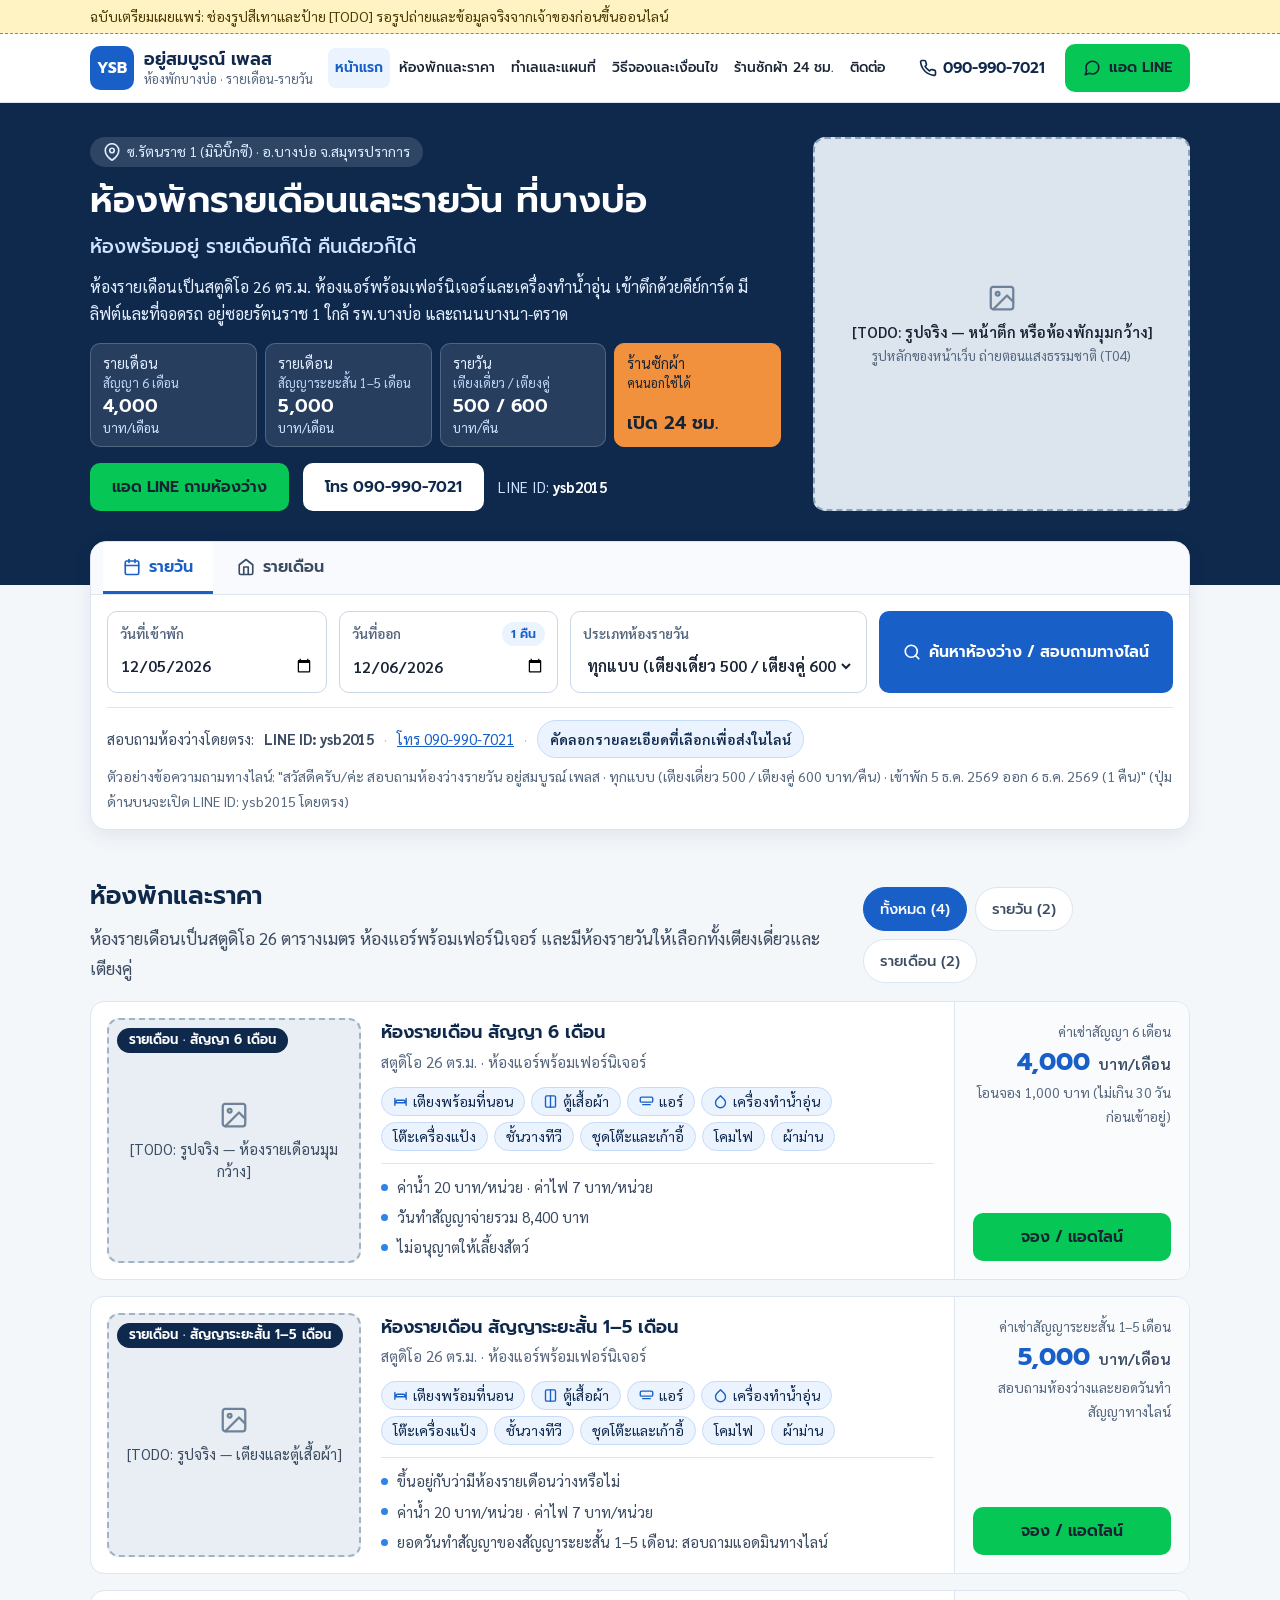
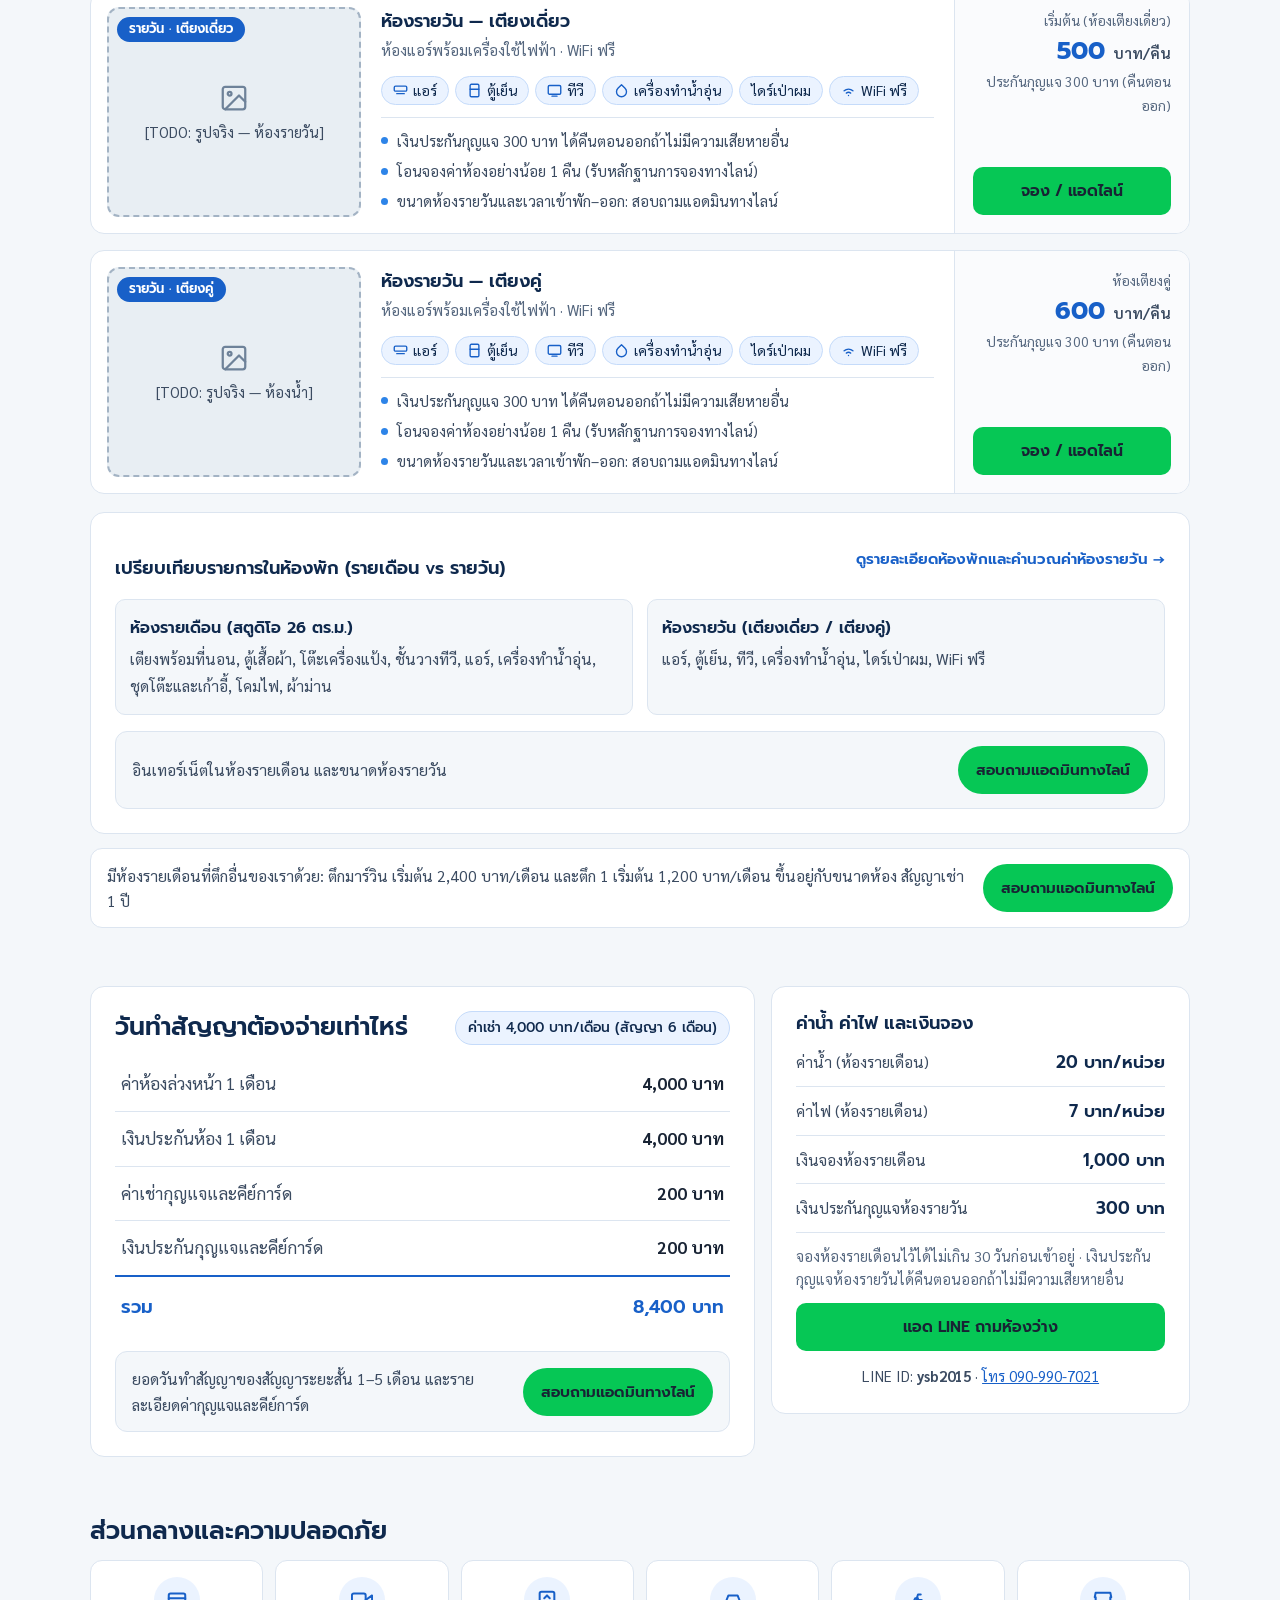
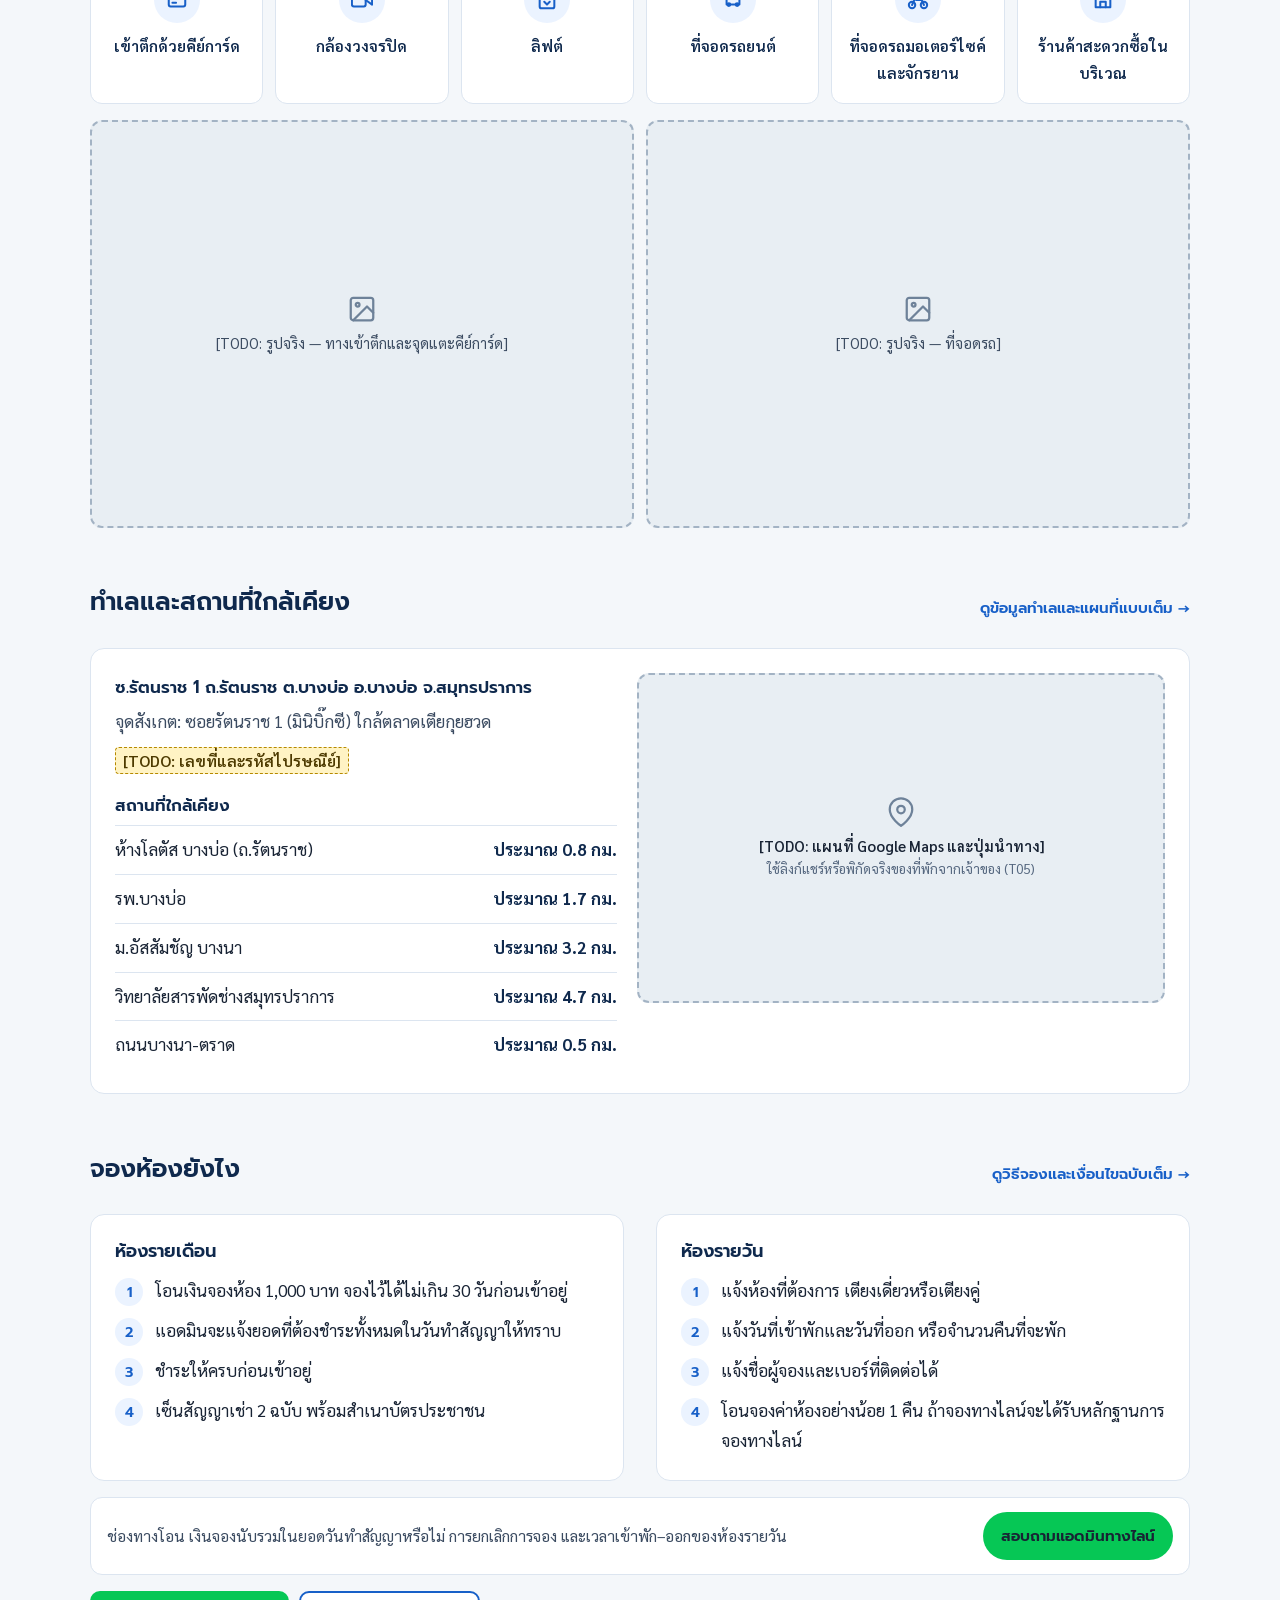
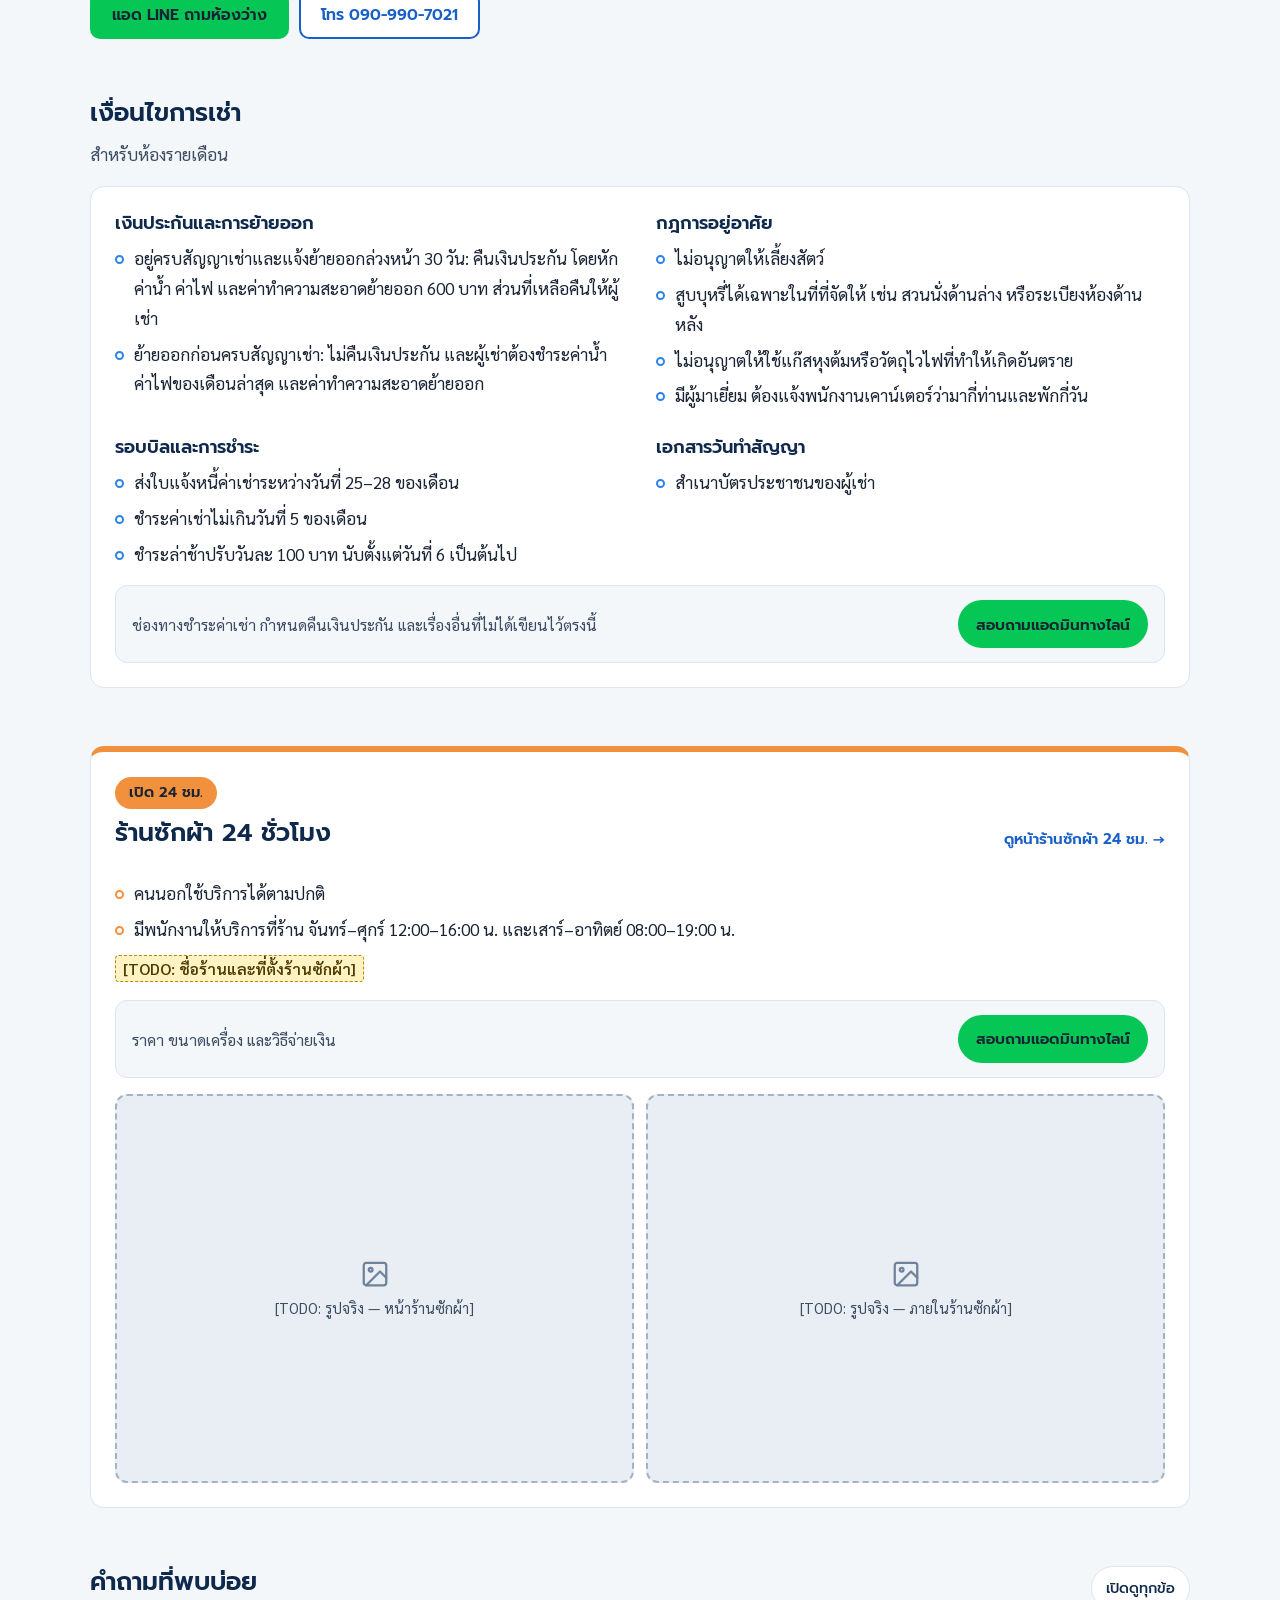
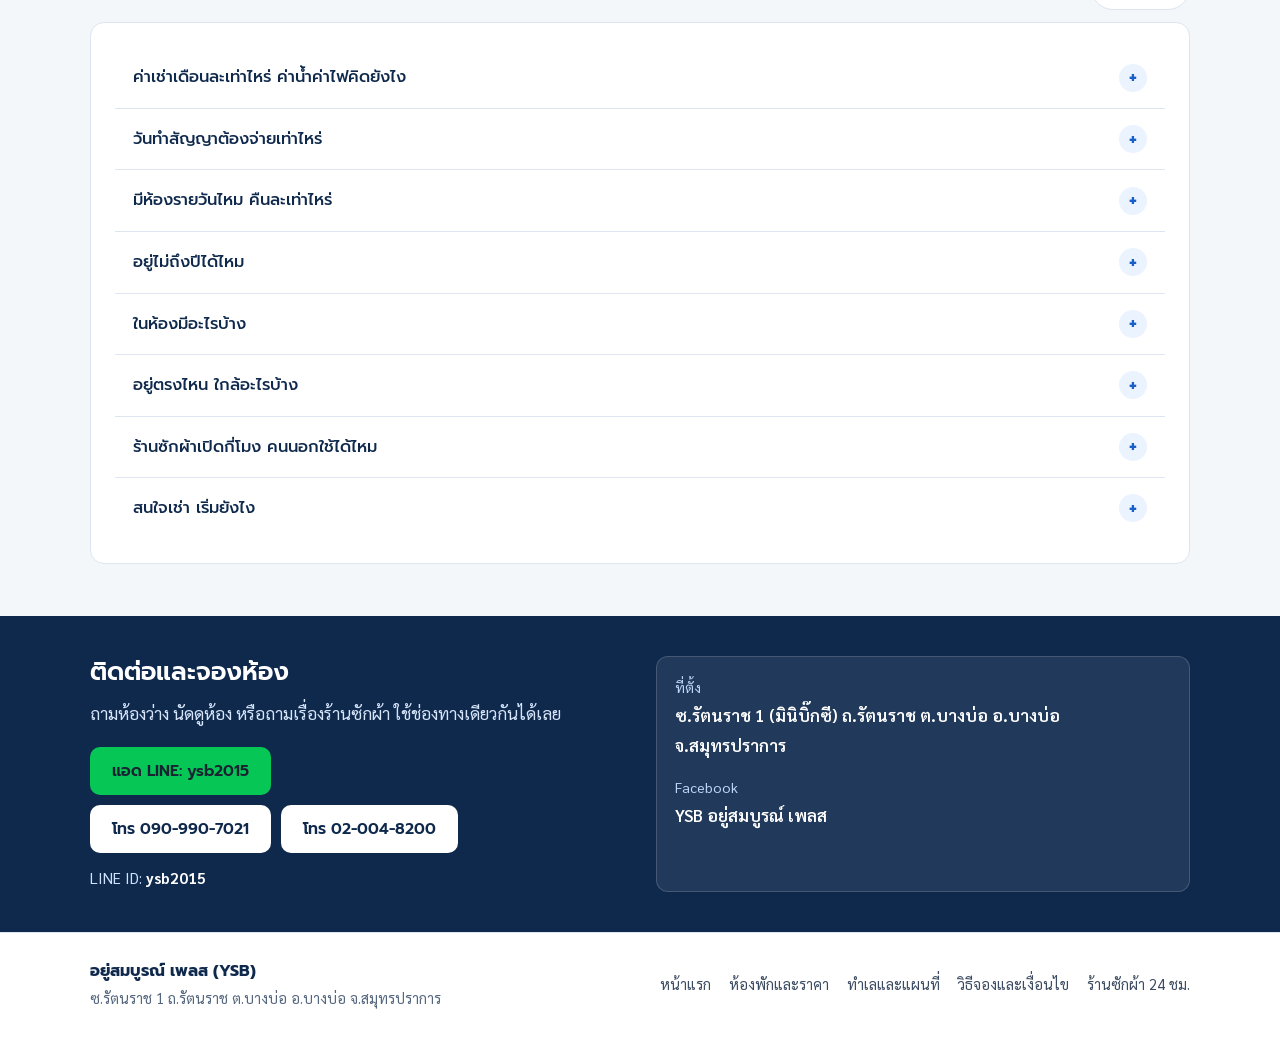
<file: index.html>
<!doctype html>
<!--
  อยู่สมบูรณ์ เพลส (YSB) — เว็บไซต์ฉบับสมบูรณ์สไตล์เว็บจองที่พัก (หน้าแรก)
  ใช้เฉพาะข้อมูลจริงที่ยืนยันแล้วจาก ysb-website-brief.md และ index.html
  ก่อนเผยแพร่จริง: ใส่รูปถ่ายจริง (T04), ข้อมูลที่อยู่/แผนที่ (T05), ร้านซักผ้า (T06), ลิงก์ LINE (T09),
  โดเมน (T10), โลโก้ (T11), เพจ Facebook (T19), ลบแถบ .draft-bar และลบ <meta name="robots" content="noindex">
-->
<html lang="th">
<head>
  <meta charset="utf-8">
  <meta name="viewport" content="width=device-width, initial-scale=1, viewport-fit=cover">
  <title>ห้องพักรายเดือน-รายวัน บางบ่อ ใกล้ รพ.บางบ่อ | อยู่สมบูรณ์ เพลส (YSB)</title>
  <meta name="description" content="ห้องพักรายเดือนและรายวัน ซอยรัตนราช 1 บางบ่อ สมุทรปราการ ห้องแอร์พร้อมเฟอร์นิเจอร์ รายเดือน 4,000 บาท (สัญญา 6 เดือน) สัญญาระยะสั้น 1–5 เดือน 5,000 บาท รายวันเตียงเดี่ยว 500 เตียงคู่ 600 บาท ทัก LINE ysb2015 หรือโทร 090-990-7021">

  <!-- กันไม่ให้ Google เก็บหน้าที่ยังมี TODO — ลบบรรทัดนี้เมื่อเผยแพร่จริง -->
  <meta name="robots" content="noindex">

  <meta property="og:type" content="website">
  <meta property="og:locale" content="th_TH">
  <meta property="og:site_name" content="อยู่สมบูรณ์ เพลส (YSB)">
  <meta property="og:title" content="ห้องพักรายเดือน-รายวัน บางบ่อ ใกล้ รพ.บางบ่อ | อยู่สมบูรณ์ เพลส (YSB)">
  <meta property="og:description" content="รายเดือน 4,000 บาท (สัญญา 6 เดือน) สัญญาระยะสั้น 1–5 เดือน 5,000 บาท รายวัน 500–600 บาท ทัก LINE ysb2015 หรือโทร 090-990-7021">
  <!-- TODO T10: เมื่อมีโดเมนจริง เพิ่ม <link rel="canonical" href="..."> และ <meta property="og:url" content="..."> -->
  <!-- TODO T04: เมื่อมีรูปจริง เพิ่ม <meta property="og:image" content="..."> (1200×630) -->

  <link rel="icon" type="image/svg+xml" href="assets/favicon.svg">
  <link rel="preconnect" href="https://fonts.googleapis.com">
  <link rel="preconnect" href="https://fonts.gstatic.com" crossorigin>
  <link href="https://fonts.googleapis.com/css2?family=Prompt:wght@500;600;700&family=Sarabun:wght@400;600;700&display=swap" rel="stylesheet">
  <link rel="stylesheet" href="styles.css">

  <script type="application/ld+json">
  {
    "@context": "https://schema.org",
    "@type": "LodgingBusiness",
    "name": "อยู่สมบูรณ์ เพลส (YSB)",
    "alternateName": ["YSB", "YSB อยู่สมบูรณ์ เพลส"],
    "description": "ห้องพักให้เช่ารายเดือนและรายวัน ซอยรัตนราช 1 บางบ่อ สมุทรปราการ ห้องแอร์พร้อมเฟอร์นิเจอร์",
    "address": {
      "@type": "PostalAddress",
      "streetAddress": "ซ.รัตนราช 1 ถ.รัตนราช",
      "addressLocality": "ต.บางบ่อ อ.บางบ่อ",
      "addressRegion": "สมุทรปราการ",
      "addressCountry": "TH"
    },
    "telephone": "+66909907021",
    "contactPoint": [
      { "@type": "ContactPoint", "telephone": "+66909907021", "contactType": "reservations", "availableLanguage": "th" },
      { "@type": "ContactPoint", "telephone": "+6620048200", "contactType": "reservations", "availableLanguage": "th" }
    ],
    "priceRange": "500–600 บาท/คืน, 4,000–5,000 บาท/เดือน",
    "petsAllowed": false,
    "amenityFeature": [
      { "@type": "LocationFeatureSpecification", "name": "เครื่องปรับอากาศ", "value": true },
      { "@type": "LocationFeatureSpecification", "name": "เครื่องทำน้ำอุ่น", "value": true },
      { "@type": "LocationFeatureSpecification", "name": "คีย์การ์ดเข้าตึก", "value": true },
      { "@type": "LocationFeatureSpecification", "name": "ลิฟต์", "value": true },
      { "@type": "LocationFeatureSpecification", "name": "กล้องวงจรปิด", "value": true },
      { "@type": "LocationFeatureSpecification", "name": "ที่จอดรถ", "value": true },
      { "@type": "LocationFeatureSpecification", "name": "ตู้เย็น (ห้องรายวัน)", "value": true },
      { "@type": "LocationFeatureSpecification", "name": "ทีวี (ห้องรายวัน)", "value": true },
      { "@type": "LocationFeatureSpecification", "name": "WiFi ฟรี (ห้องรายวัน)", "value": true },
      { "@type": "LocationFeatureSpecification", "name": "ไดร์เป่าผม (ห้องรายวัน)", "value": true }
    ]
  }
  </script>

  <script type="application/ld+json">
  {
    "@context": "https://schema.org",
    "@type": "FAQPage",
    "mainEntity": [
      {
        "@type": "Question",
        "name": "ค่าเช่าเดือนละเท่าไหร่ ค่าน้ำค่าไฟคิดยังไง",
        "acceptedAnswer": {
          "@type": "Answer",
          "text": "ค่าเช่า 4,000 บาท/เดือน ห้องแอร์พร้อมเฟอร์นิเจอร์ (สัญญาเช่า 6 เดือน) ค่าน้ำ 20 บาท/หน่วย ค่าไฟ 7 บาท/หน่วย"
        }
      },
      {
        "@type": "Question",
        "name": "วันทำสัญญาต้องจ่ายเท่าไหร่",
        "acceptedAnswer": {
          "@type": "Answer",
          "text": "รวม 8,400 บาท คือค่าห้องล่วงหน้า 1 เดือน 4,000 บาท เงินประกันห้อง 1 เดือน 4,000 บาท ค่าเช่ากุญแจและคีย์การ์ด 200 บาท และเงินประกันกุญแจและคีย์การ์ด 200 บาท ถ้าเป็นสัญญาระยะสั้น 1–5 เดือน สอบถามแอดมินทางไลน์ ysb2015"
        }
      },
      {
        "@type": "Question",
        "name": "มีห้องรายวันไหม คืนละเท่าไหร่",
        "acceptedAnswer": {
          "@type": "Answer",
          "text": "มี ห้องเตียงเดี่ยว 500 บาท/คืน ห้องเตียงคู่ 600 บาท/คืน เงินประกันกุญแจ 300 บาท ได้คืนตอนออกถ้าไม่มีความเสียหายอื่น"
        }
      },
      {
        "@type": "Question",
        "name": "อยู่ไม่ถึงปีได้ไหม",
        "acceptedAnswer": {
          "@type": "Answer",
          "text": "ได้ มีสัญญาเช่า 6 เดือน ราคา 4,000 บาท/เดือน และสัญญาระยะสั้น 1–5 เดือน ราคา 5,000 บาท/เดือน ขึ้นอยู่กับว่ามีห้องรายเดือนว่างหรือไม่"
        }
      },
      {
        "@type": "Question",
        "name": "ในห้องมีอะไรบ้าง",
        "acceptedAnswer": {
          "@type": "Answer",
          "text": "ห้องรายเดือน: เตียงพร้อมที่นอน ตู้เสื้อผ้า โต๊ะเครื่องแป้ง ชั้นวางทีวี แอร์ เครื่องทำน้ำอุ่น ชุดโต๊ะและเก้าอี้ โคมไฟ ผ้าม่าน ห้องรายวัน: แอร์ ตู้เย็น ทีวี เครื่องทำน้ำอุ่น ไดร์เป่าผม และ WiFi ฟรี"
        }
      },
      {
        "@type": "Question",
        "name": "อยู่ตรงไหน ใกล้อะไรบ้าง",
        "acceptedAnswer": {
          "@type": "Answer",
          "text": "ซอยรัตนราช 1 (มินิบิ๊กซี) ใกล้ตลาดเตียกุยฮวด อ.บางบ่อ จ.สมุทรปราการ ห่าง รพ.บางบ่อ ประมาณ 1.7 กม."
        }
      },
      {
        "@type": "Question",
        "name": "ร้านซักผ้าเปิดกี่โมง คนนอกใช้ได้ไหม",
        "acceptedAnswer": {
          "@type": "Answer",
          "text": "ร้านเปิด 24 ชั่วโมง คนนอกใช้บริการได้ตามปกติ มีพนักงานให้บริการที่ร้าน จันทร์–ศุกร์ 12:00–16:00 น. และเสาร์–อาทิตย์ 08:00–19:00 น."
        }
      },
      {
        "@type": "Question",
        "name": "สนใจเช่า เริ่มยังไง",
        "acceptedAnswer": {
          "@type": "Answer",
          "text": "ห้องรายเดือน: โอนเงินจองห้อง 1,000 บาท จองไว้ได้ไม่เกิน 30 วัน แอดมินจะแจ้งยอดที่ต้องชำระทั้งหมดในวันทำสัญญา ชำระให้ครบก่อนเข้าอยู่ แล้วเซ็นสัญญาเช่า 2 ฉบับ พร้อมสำเนาบัตรประชาชน ห้องรายวัน: แจ้งห้องที่ต้องการ (เตียงเดี่ยวหรือเตียงคู่) วันที่เข้าพักและวันที่ออก ชื่อผู้จองและเบอร์ติดต่อ แล้วโอนจองค่าห้องอย่างน้อย 1 คืน"
        }
      }
    ]
  }
  </script>
</head>
<body>
  <a class="skip-link" href="#main">ข้ามไปที่เนื้อหา</a>

  <!-- ลบแถบนี้เมื่อใส่รูปและข้อมูลจริงครบก่อนเผยแพร่ -->
  <div class="draft-bar" role="note">
    <div class="wrap">
      <span>ฉบับเตรียมเผยแพร่: ช่องรูปสีเทาและป้าย [TODO] รอรูปถ่ายและข้อมูลจริงจากเจ้าของก่อนขึ้นออนไลน์</span>
    </div>
  </div>

  <!-- ===== หัวเว็บหลัก ===== -->
  <header class="site-header">
    <div class="wrap header-inner">
      <a class="brand" href="index.html" aria-label="อยู่สมบูรณ์ เพลส (YSB) หน้าแรก">
        <!-- TODO T11: แทนตราตัวอักษรนี้ด้วยไฟล์โลโก้ที่เจ้าของเลือก (เฉพาะตัวตรา) -->
        <span class="brand-mark" aria-hidden="true">YSB</span>
        <span class="brand-text">
          <strong>อยู่สมบูรณ์ เพลส</strong>
          <small>ห้องพักบางบ่อ · รายเดือน-รายวัน</small>
        </span>
      </a>

      <nav class="main-nav" aria-label="เมนูหลัก">
        <a href="index.html" aria-current="page">หน้าแรก</a>
        <a href="rooms.html">ห้องพักและราคา</a>
        <a href="location.html">ทำเลและแผนที่</a>
        <a href="terms.html">วิธีจองและเงื่อนไข</a>
        <a href="laundry.html">ร้านซักผ้า 24 ชม.</a>
        <a href="#contact">ติดต่อ</a>
      </nav>

      <div class="header-actions">
        <a class="header-phone" href="tel:+66909907021">
          <svg class="ico" viewBox="0 0 24 24" aria-hidden="true"><path d="M22 16.92v3a2 2 0 0 1-2.18 2 19.79 19.79 0 0 1-8.63-3.07 19.5 19.5 0 0 1-6-6 19.79 19.79 0 0 1-3.07-8.67A2 2 0 0 1 4.11 2h3a2 2 0 0 1 2 1.72c.127.96.361 1.903.7 2.81a2 2 0 0 1-.45 2.11L8.09 9.91a16 16 0 0 0 6 6l1.27-1.27a2 2 0 0 1 2.11-.45c.907.339 1.85.573 2.81.7A2 2 0 0 1 22 16.92z"/></svg>
          <span>090-990-7021</span>
        </a>
        <a class="btn btn-line header-line" href="https://line.me/ti/p/~ysb2015" target="_blank" rel="noopener" aria-label="แอด LINE ถามห้องว่าง">
          <svg class="ico" viewBox="0 0 24 24" aria-hidden="true"><path d="M21 11.5a8.38 8.38 0 0 1-.9 3.8 8.5 8.5 0 0 1-7.6 4.7 8.38 8.38 0 0 1-3.8-.9L3 21l1.9-5.7a8.38 8.38 0 0 1-.9-3.8 8.5 8.5 0 0 1 4.7-7.6 8.38 8.38 0 0 1 3.8-.9h.5a8.48 8.48 0 0 1 8 8v.5z"/></svg>
          <span>แอด LINE<span class="line-label-extra"> ถามห้องว่าง</span></span>
        </a>
        <button class="menu-toggle" type="button" aria-expanded="false" aria-controls="mobile-nav" aria-label="เปิดเมนูนำทาง">
          <svg class="ico" viewBox="0 0 24 24" aria-hidden="true"><line x1="3" y1="6" x2="21" y2="6"/><line x1="3" y1="12" x2="21" y2="12"/><line x1="3" y1="18" x2="21" y2="18"/></svg>
        </button>
      </div>
    </div>

    <nav class="mobile-nav" id="mobile-nav" aria-label="เมนูมือถือ" hidden>
      <div class="wrap mobile-nav-links">
        <a href="index.html" aria-current="page">หน้าแรก</a>
        <a href="rooms.html">ห้องพักและราคา</a>
        <a href="location.html">ทำเลและแผนที่</a>
        <a href="terms.html">วิธีจอง เงื่อนไข และคำถามพบบ่อย</a>
        <a href="laundry.html">ร้านซักผ้า 24 ชั่วโมง</a>
        <a href="#contact">ติดต่อและจองห้อง</a>
      </div>
    </nav>
  </header>

  <main id="main">
    <!-- ===== ส่วนบนสุด + กล่องค้นหา/สอบถาม ===== -->
    <section class="hero" id="top">
      <div class="hero-backdrop">
        <div class="wrap hero-top-grid">
          <div class="hero-copy">
            <div class="hero-location-pill">
              <svg class="ico" viewBox="0 0 24 24" aria-hidden="true"><path d="M21 10c0 7-9 13-9 13s-9-6-9-13a9 9 0 0 1 18 0z"/><circle cx="12" cy="10" r="3"/></svg>
              <span>ซ.รัตนราช 1 (มินิบิ๊กซี) · อ.บางบ่อ จ.สมุทรปราการ</span>
            </div>
            <h1>ห้องพักรายเดือนและรายวัน ที่บางบ่อ</h1>
            <p class="hero-tagline">ห้องพร้อมอยู่ รายเดือนก็ได้ คืนเดียวก็ได้</p>
            <p class="hero-lead">ห้องรายเดือนเป็นสตูดิโอ 26 ตร.ม. ห้องแอร์พร้อมเฟอร์นิเจอร์และเครื่องทำน้ำอุ่น เข้าตึกด้วยคีย์การ์ด มีลิฟต์และที่จอดรถ อยู่ซอยรัตนราช 1 ใกล้ รพ.บางบ่อ และถนนบางนา-ตราด</p>

            <dl class="quick-rates" aria-label="สรุปอัตราค่าบริการ">
              <div class="quick-rate">
                <dt>รายเดือน <small>สัญญา 6 เดือน</small></dt>
                <dd>4,000 <small>บาท/เดือน</small></dd>
              </div>
              <div class="quick-rate">
                <dt>รายเดือน <small>สัญญาระยะสั้น 1–5 เดือน</small></dt>
                <dd>5,000 <small>บาท/เดือน</small></dd>
              </div>
              <div class="quick-rate">
                <dt>รายวัน <small>เตียงเดี่ยว / เตียงคู่</small></dt>
                <dd>500 / 600 <small>บาท/คืน</small></dd>
              </div>
              <div class="quick-rate quick-rate-laundry">
                <dt>ร้านซักผ้า <small>คนนอกใช้ได้</small></dt>
                <dd>เปิด 24 ชม.</dd>
              </div>
            </dl>

            <div class="hero-cta-inline">
              <a class="btn btn-line" href="https://line.me/ti/p/~ysb2015" target="_blank" rel="noopener">แอด LINE ถามห้องว่าง</a>
              <a class="btn btn-white" href="tel:+66909907021">โทร 090-990-7021</a>
              <span class="hero-cta-note">LINE ID: <strong>ysb2015</strong></span>
            </div>
          </div>

          <!-- แทนด้วย <img src="images/hero.webp" alt="หน้าตึกอยู่สมบูรณ์ เพลส ซอยรัตนราช 1 บางบ่อ" width="1200" height="900"> -->
          <figure class="photo-slot hero-photo" data-todo="T04">
            <svg class="photo-ico" viewBox="0 0 24 24" aria-hidden="true"><rect x="3" y="3" width="18" height="18" rx="2"/><circle cx="8.5" cy="8.5" r="1.5"/><polyline points="21 15 16 10 5 21"/></svg>
            <figcaption>
              <strong>[TODO: รูปจริง — หน้าตึก หรือห้องพักมุมกว้าง]</strong>
              <small>รูปหลักของหน้าเว็บ ถ่ายตอนแสงธรรมชาติ (T04)</small>
            </figcaption>
          </figure>
        </div>
      </div>

      <!-- กล่องค้นหา/สอบถามห้องว่าง (ไม่มีระบบจองหลังบ้าน กดแล้วเปิด LINE โดยตรง) -->
      <div class="wrap search-wrap">
        <div class="booking-box" id="search-box">
          <div class="booking-tabs" role="tablist" aria-label="เลือกประเภทการเข้าพัก">
            <button class="booking-tab is-active" type="button" role="tab" id="tab-daily" aria-selected="true" aria-controls="panel-daily" data-mode="daily">
              <svg class="ico" viewBox="0 0 24 24" aria-hidden="true"><rect x="3" y="4" width="18" height="18" rx="2"/><line x1="16" y1="2" x2="16" y2="6"/><line x1="8" y1="2" x2="8" y2="6"/><line x1="3" y1="10" x2="21" y2="10"/></svg>
              <span>รายวัน</span>
            </button>
            <button class="booking-tab" type="button" role="tab" id="tab-monthly" aria-selected="false" aria-controls="panel-monthly" data-mode="monthly">
              <svg class="ico" viewBox="0 0 24 24" aria-hidden="true"><path d="M3 9l9-7 9 7v11a2 2 0 0 1-2 2H5a2 2 0 0 1-2-2z"/><polyline points="9 22 9 12 15 12 15 22"/></svg>
              <span>รายเดือน</span>
            </button>
          </div>

          <div class="booking-body">
            <div class="booking-panel" id="panel-daily" role="tabpanel" aria-labelledby="tab-daily">
              <div class="booking-fields">
                <div class="field-box">
                  <label for="checkin-date">วันที่เข้าพัก</label>
                  <input type="date" id="checkin-date" name="checkin">
                </div>
                <div class="field-box">
                  <label for="checkout-date">วันที่ออก <span class="nights-pill" id="nights-display">1 คืน</span></label>
                  <input type="date" id="checkout-date" name="checkout">
                </div>
                <div class="field-box">
                  <label for="daily-room-type">ประเภทห้องรายวัน</label>
                  <select id="daily-room-type" name="daily_room">
                    <option value="all">ทุกแบบ (เตียงเดี่ยว 500 / เตียงคู่ 600 บาท/คืน)</option>
                    <option value="daily-single">ห้องเตียงเดี่ยว — 500 บาท/คืน</option>
                    <option value="daily-double">ห้องเตียงคู่ — 600 บาท/คืน</option>
                  </select>
                </div>
                <div class="field-action">
                  <a class="btn btn-search" href="https://line.me/ti/p/~ysb2015" target="_blank" rel="noopener">
                    <svg class="ico" viewBox="0 0 24 24" aria-hidden="true"><circle cx="11" cy="11" r="8"/><line x1="21" y1="21" x2="16.65" y2="16.65"/></svg>
                    <span>ค้นหาห้องว่าง / สอบถามทางไลน์</span>
                  </a>
                </div>
              </div>
            </div>

            <div class="booking-panel" id="panel-monthly" role="tabpanel" aria-labelledby="tab-monthly" hidden>
              <div class="booking-fields">
                <div class="field-box">
                  <label for="movein-month">เดือนที่ต้องการเข้าอยู่</label>
                  <input type="month" id="movein-month" name="movein_month">
                </div>
                <div class="field-box">
                  <label for="monthly-contract">ระยะเวลาสัญญา</label>
                  <select id="monthly-contract" name="monthly_contract">
                    <option value="monthly-6m">สัญญา 6 เดือน — 4,000 บาท/เดือน</option>
                    <option value="monthly-short">สัญญาระยะสั้น 1–5 เดือน — 5,000 บาท/เดือน</option>
                  </select>
                </div>
                <div class="field-box">
                  <label for="monthly-room-type">ประเภทห้องรายเดือน</label>
                  <select id="monthly-room-type" name="monthly_room">
                    <option value="studio-26">สตูดิโอ 26 ตร.ม. ห้องแอร์พร้อมเฟอร์นิเจอร์</option>
                  </select>
                </div>
                <div class="field-action">
                  <a class="btn btn-search" href="https://line.me/ti/p/~ysb2015" target="_blank" rel="noopener">
                    <svg class="ico" viewBox="0 0 24 24" aria-hidden="true"><circle cx="11" cy="11" r="8"/><line x1="21" y1="21" x2="16.65" y2="16.65"/></svg>
                    <span>ค้นหาห้องว่าง / สอบถามทางไลน์</span>
                  </a>
                </div>
              </div>
            </div>

            <div class="booking-meta">
              <div class="booking-summary-line">
                <span>สอบถามห้องว่างโดยตรง:</span>
                <strong>LINE ID: ysb2015</strong>
                <span class="meta-sep" aria-hidden="true">·</span>
                <a href="tel:+66909907021">โทร 090-990-7021</a>
                <span class="meta-sep" aria-hidden="true">·</span>
                <button class="copy-inquiry-btn" type="button" id="copy-inquiry-btn">คัดลอกรายละเอียดที่เลือกเพื่อส่งในไลน์</button>
                <span class="copy-feedback" id="copy-feedback" role="status" aria-live="polite"></span>
              </div>
              <p class="booking-note" id="booking-summary-preview">ปุ่มด้านบนจะเปิดแอป LINE เพื่อถามห้องว่างกับแอดมินโดยตรง (ยังไม่มีระบบเช็กห้องว่างอัตโนมัติ)</p>
            </div>
          </div>
        </div>
      </div>
    </section>

    <!-- ===== ห้องพักและราคา ===== -->
    <section class="section" id="rooms">
      <div class="wrap">
        <div class="section-head-row">
          <div>
            <h2>ห้องพักและราคา</h2>
            <p class="section-sub">ห้องรายเดือนเป็นสตูดิโอ 26 ตารางเมตร ห้องแอร์พร้อมเฟอร์นิเจอร์ และมีห้องรายวันให้เลือกทั้งเตียงเดี่ยวและเตียงคู่</p>
          </div>
          <div class="filter-pills" role="group" aria-label="กรองรายการห้องพัก">
            <button class="filter-pill is-active" type="button" data-filter="all">ทั้งหมด (4)</button>
            <button class="filter-pill" type="button" data-filter="daily">รายวัน (2)</button>
            <button class="filter-pill" type="button" data-filter="monthly">รายเดือน (2)</button>
          </div>
        </div>

        <div class="room-list" id="room-list">
          <article class="room-card" data-category="monthly" data-room-id="monthly-6m">
            <div class="room-media">
              <figure class="photo-slot room-photo" data-todo="T04">
                <svg class="photo-ico" viewBox="0 0 24 24" aria-hidden="true"><rect x="3" y="3" width="18" height="18" rx="2"/><circle cx="8.5" cy="8.5" r="1.5"/><polyline points="21 15 16 10 5 21"/></svg>
                <figcaption>[TODO: รูปจริง — ห้องรายเดือนมุมกว้าง]</figcaption>
              </figure>
              <span class="room-tag tag-monthly">รายเดือน · สัญญา 6 เดือน</span>
            </div>

            <div class="room-info">
              <h3>ห้องรายเดือน สัญญา 6 เดือน</h3>
              <p class="room-spec">สตูดิโอ 26 ตร.ม. · ห้องแอร์พร้อมเฟอร์นิเจอร์</p>
              <ul class="chip-list" aria-label="สิ่งของในห้องรายเดือน">
                <li><svg class="chip-ico" viewBox="0 0 24 24" aria-hidden="true"><path d="M3 7v11M21 7v11M3 14h18M7 10h10a2 2 0 0 1 2 2v2H5v-2a2 2 0 0 1 2-2z"/></svg>เตียงพร้อมที่นอน</li>
                <li><svg class="chip-ico" viewBox="0 0 24 24" aria-hidden="true"><rect x="4" y="3" width="16" height="18" rx="2"/><line x1="12" y1="3" x2="12" y2="21"/></svg>ตู้เสื้อผ้า</li>
                <li><svg class="chip-ico" viewBox="0 0 24 24" aria-hidden="true"><rect x="2" y="5" width="20" height="8" rx="2"/><path d="M6 17h12"/></svg>แอร์</li>
                <li><svg class="chip-ico" viewBox="0 0 24 24" aria-hidden="true"><path d="M12 2.69l5.66 5.66a8 8 0 1 1-11.31 0z"/></svg>เครื่องทำน้ำอุ่น</li>
                <li>โต๊ะเครื่องแป้ง</li>
                <li>ชั้นวางทีวี</li>
                <li>ชุดโต๊ะและเก้าอี้</li>
                <li>โคมไฟ</li>
                <li>ผ้าม่าน</li>
              </ul>
              <ul class="room-conditions">
                <li>ค่าน้ำ 20 บาท/หน่วย · ค่าไฟ 7 บาท/หน่วย</li>
                <li>วันทำสัญญาจ่ายรวม 8,400 บาท</li>
                <li>ไม่อนุญาตให้เลี้ยงสัตว์</li>
              </ul>
            </div>

            <div class="room-price-col">
              <div class="price-block">
                <span class="price-prefix">ค่าเช่าสัญญา 6 เดือน</span>
                <p class="price-value">4,000 <span>บาท/เดือน</span></p>
                <span class="price-sub">โอนจอง 1,000 บาท (ไม่เกิน 30 วันก่อนเข้าอยู่)</span>
              </div>
              <a class="btn btn-line btn-block" href="https://line.me/ti/p/~ysb2015" target="_blank" rel="noopener">จอง / แอดไลน์</a>
            </div>
          </article>

          <article class="room-card" data-category="monthly" data-room-id="monthly-short">
            <div class="room-media">
              <figure class="photo-slot room-photo" data-todo="T04">
                <svg class="photo-ico" viewBox="0 0 24 24" aria-hidden="true"><rect x="3" y="3" width="18" height="18" rx="2"/><circle cx="8.5" cy="8.5" r="1.5"/><polyline points="21 15 16 10 5 21"/></svg>
                <figcaption>[TODO: รูปจริง — เตียงและตู้เสื้อผ้า]</figcaption>
              </figure>
              <span class="room-tag tag-monthly">รายเดือน · สัญญาระยะสั้น 1–5 เดือน</span>
            </div>

            <div class="room-info">
              <h3>ห้องรายเดือน สัญญาระยะสั้น 1–5 เดือน</h3>
              <p class="room-spec">สตูดิโอ 26 ตร.ม. · ห้องแอร์พร้อมเฟอร์นิเจอร์</p>
              <ul class="chip-list" aria-label="สิ่งของในห้องรายเดือน">
                <li><svg class="chip-ico" viewBox="0 0 24 24" aria-hidden="true"><path d="M3 7v11M21 7v11M3 14h18M7 10h10a2 2 0 0 1 2 2v2H5v-2a2 2 0 0 1 2-2z"/></svg>เตียงพร้อมที่นอน</li>
                <li><svg class="chip-ico" viewBox="0 0 24 24" aria-hidden="true"><rect x="4" y="3" width="16" height="18" rx="2"/><line x1="12" y1="3" x2="12" y2="21"/></svg>ตู้เสื้อผ้า</li>
                <li><svg class="chip-ico" viewBox="0 0 24 24" aria-hidden="true"><rect x="2" y="5" width="20" height="8" rx="2"/><path d="M6 17h12"/></svg>แอร์</li>
                <li><svg class="chip-ico" viewBox="0 0 24 24" aria-hidden="true"><path d="M12 2.69l5.66 5.66a8 8 0 1 1-11.31 0z"/></svg>เครื่องทำน้ำอุ่น</li>
                <li>โต๊ะเครื่องแป้ง</li>
                <li>ชั้นวางทีวี</li>
                <li>ชุดโต๊ะและเก้าอี้</li>
                <li>โคมไฟ</li>
                <li>ผ้าม่าน</li>
              </ul>
              <ul class="room-conditions">
                <li>ขึ้นอยู่กับว่ามีห้องรายเดือนว่างหรือไม่</li>
                <li>ค่าน้ำ 20 บาท/หน่วย · ค่าไฟ 7 บาท/หน่วย</li>
                <li>ยอดวันทำสัญญาของสัญญาระยะสั้น 1–5 เดือน: สอบถามแอดมินทางไลน์</li>
              </ul>
            </div>

            <div class="room-price-col">
              <div class="price-block">
                <span class="price-prefix">ค่าเช่าสัญญาระยะสั้น 1–5 เดือน</span>
                <p class="price-value">5,000 <span>บาท/เดือน</span></p>
                <span class="price-sub">สอบถามห้องว่างและยอดวันทำสัญญาทางไลน์</span>
              </div>
              <a class="btn btn-line btn-block" href="https://line.me/ti/p/~ysb2015" target="_blank" rel="noopener">จอง / แอดไลน์</a>
            </div>
          </article>

          <article class="room-card" data-category="daily" data-room-id="daily-single">
            <div class="room-media">
              <figure class="photo-slot room-photo" data-todo="T04">
                <svg class="photo-ico" viewBox="0 0 24 24" aria-hidden="true"><rect x="3" y="3" width="18" height="18" rx="2"/><circle cx="8.5" cy="8.5" r="1.5"/><polyline points="21 15 16 10 5 21"/></svg>
                <figcaption>[TODO: รูปจริง — ห้องรายวัน]</figcaption>
              </figure>
              <span class="room-tag tag-daily">รายวัน · เตียงเดี่ยว</span>
            </div>

            <div class="room-info">
              <h3>ห้องรายวัน — เตียงเดี่ยว</h3>
              <p class="room-spec">ห้องแอร์พร้อมเครื่องใช้ไฟฟ้า · WiFi ฟรี</p>
              <ul class="chip-list" aria-label="สิ่งของในห้องรายวัน">
                <li><svg class="chip-ico" viewBox="0 0 24 24" aria-hidden="true"><rect x="2" y="5" width="20" height="8" rx="2"/><path d="M6 17h12"/></svg>แอร์</li>
                <li><svg class="chip-ico" viewBox="0 0 24 24" aria-hidden="true"><rect x="5" y="2" width="14" height="20" rx="2"/><line x1="5" y1="10" x2="19" y2="10"/></svg>ตู้เย็น</li>
                <li><svg class="chip-ico" viewBox="0 0 24 24" aria-hidden="true"><rect x="2" y="4" width="20" height="14" rx="2"/><line x1="8" y1="21" x2="16" y2="21"/></svg>ทีวี</li>
                <li><svg class="chip-ico" viewBox="0 0 24 24" aria-hidden="true"><path d="M12 2.69l5.66 5.66a8 8 0 1 1-11.31 0z"/></svg>เครื่องทำน้ำอุ่น</li>
                <li>ไดร์เป่าผม</li>
                <li><svg class="chip-ico" viewBox="0 0 24 24" aria-hidden="true"><path d="M5 12.55a11 11 0 0 1 14.08 0"/><path d="M8.53 16.11a6 6 0 0 1 6.95 0"/><line x1="12" y1="20" x2="12.01" y2="20"/></svg>WiFi ฟรี</li>
              </ul>
              <ul class="room-conditions">
                <li>เงินประกันกุญแจ 300 บาท ได้คืนตอนออกถ้าไม่มีความเสียหายอื่น</li>
                <li>โอนจองค่าห้องอย่างน้อย 1 คืน (รับหลักฐานการจองทางไลน์)</li>
                <li>ขนาดห้องรายวันและเวลาเข้าพัก–ออก: สอบถามแอดมินทางไลน์</li>
              </ul>
            </div>

            <div class="room-price-col">
              <div class="price-block">
                <span class="price-prefix">เริ่มต้น (ห้องเตียงเดี่ยว)</span>
                <p class="price-value">500 <span>บาท/คืน</span></p>
                <span class="price-sub">ประกันกุญแจ 300 บาท (คืนตอนออก)</span>
              </div>
              <a class="btn btn-line btn-block" href="https://line.me/ti/p/~ysb2015" target="_blank" rel="noopener">จอง / แอดไลน์</a>
            </div>
          </article>

          <article class="room-card" data-category="daily" data-room-id="daily-double">
            <div class="room-media">
              <figure class="photo-slot room-photo" data-todo="T04">
                <svg class="photo-ico" viewBox="0 0 24 24" aria-hidden="true"><rect x="3" y="3" width="18" height="18" rx="2"/><circle cx="8.5" cy="8.5" r="1.5"/><polyline points="21 15 16 10 5 21"/></svg>
                <figcaption>[TODO: รูปจริง — ห้องน้ำ]</figcaption>
              </figure>
              <span class="room-tag tag-daily">รายวัน · เตียงคู่</span>
            </div>

            <div class="room-info">
              <h3>ห้องรายวัน — เตียงคู่</h3>
              <p class="room-spec">ห้องแอร์พร้อมเครื่องใช้ไฟฟ้า · WiFi ฟรี</p>
              <ul class="chip-list" aria-label="สิ่งของในห้องรายวัน">
                <li><svg class="chip-ico" viewBox="0 0 24 24" aria-hidden="true"><rect x="2" y="5" width="20" height="8" rx="2"/><path d="M6 17h12"/></svg>แอร์</li>
                <li><svg class="chip-ico" viewBox="0 0 24 24" aria-hidden="true"><rect x="5" y="2" width="14" height="20" rx="2"/><line x1="5" y1="10" x2="19" y2="10"/></svg>ตู้เย็น</li>
                <li><svg class="chip-ico" viewBox="0 0 24 24" aria-hidden="true"><rect x="2" y="4" width="20" height="14" rx="2"/><line x1="8" y1="21" x2="16" y2="21"/></svg>ทีวี</li>
                <li><svg class="chip-ico" viewBox="0 0 24 24" aria-hidden="true"><path d="M12 2.69l5.66 5.66a8 8 0 1 1-11.31 0z"/></svg>เครื่องทำน้ำอุ่น</li>
                <li>ไดร์เป่าผม</li>
                <li><svg class="chip-ico" viewBox="0 0 24 24" aria-hidden="true"><path d="M5 12.55a11 11 0 0 1 14.08 0"/><path d="M8.53 16.11a6 6 0 0 1 6.95 0"/><line x1="12" y1="20" x2="12.01" y2="20"/></svg>WiFi ฟรี</li>
              </ul>
              <ul class="room-conditions">
                <li>เงินประกันกุญแจ 300 บาท ได้คืนตอนออกถ้าไม่มีความเสียหายอื่น</li>
                <li>โอนจองค่าห้องอย่างน้อย 1 คืน (รับหลักฐานการจองทางไลน์)</li>
                <li>ขนาดห้องรายวันและเวลาเข้าพัก–ออก: สอบถามแอดมินทางไลน์</li>
              </ul>
            </div>

            <div class="room-price-col">
              <div class="price-block">
                <span class="price-prefix">ห้องเตียงคู่</span>
                <p class="price-value">600 <span>บาท/คืน</span></p>
                <span class="price-sub">ประกันกุญแจ 300 บาท (คืนตอนออก)</span>
              </div>
              <a class="btn btn-line btn-block" href="https://line.me/ti/p/~ysb2015" target="_blank" rel="noopener">จอง / แอดไลน์</a>
            </div>
          </article>
        </div>

        <div class="card room-compare" id="room-contents">
          <div class="section-head-row">
            <h3>เปรียบเทียบรายการในห้องพัก (รายเดือน vs รายวัน)</h3>
            <a class="section-link" href="rooms.html">ดูรายละเอียดห้องพักและคำนวณค่าห้องรายวัน →</a>
          </div>
          <div class="compare-grid">
            <div class="compare-col">
              <h4>ห้องรายเดือน (สตูดิโอ 26 ตร.ม.)</h4>
              <p class="compare-desc">เตียงพร้อมที่นอน, ตู้เสื้อผ้า, โต๊ะเครื่องแป้ง, ชั้นวางทีวี, แอร์, เครื่องทำน้ำอุ่น, ชุดโต๊ะและเก้าอี้, โคมไฟ, ผ้าม่าน</p>
            </div>
            <div class="compare-col">
              <h4>ห้องรายวัน (เตียงเดี่ยว / เตียงคู่)</h4>
              <p class="compare-desc">แอร์, ตู้เย็น, ทีวี, เครื่องทำน้ำอุ่น, ไดร์เป่าผม, WiFi ฟรี</p>
            </div>
          </div>
          <div class="ask">
            <p>อินเทอร์เน็ตในห้องรายเดือน และขนาดห้องรายวัน</p>
            <a class="ask-line" href="https://line.me/ti/p/~ysb2015" target="_blank" rel="noopener">สอบถามแอดมินทางไลน์</a>
          </div>
        </div>

        <!-- ตึกอื่น: บรรทัดเดียวเท่านั้นตามข้อ 5.10 -->
        <div class="ask other-building-bar">
          <p>มีห้องรายเดือนที่ตึกอื่นของเราด้วย: ตึกมาร์วิน เริ่มต้น 2,400 บาท/เดือน และตึก 1 เริ่มต้น 1,200 บาท/เดือน ขึ้นอยู่กับขนาดห้อง สัญญาเช่า 1 ปี</p>
          <a class="ask-line" href="https://line.me/ti/p/~ysb2015" target="_blank" rel="noopener">สอบถามแอดมินทางไลน์</a>
        </div>
      </div>
    </section>

    <!-- ===== สรุปยอดวันทำสัญญา 8,400 ===== -->
    <section class="section" id="price-summary">
      <div class="wrap">
        <div class="summary-layout">
          <div class="card summary-card">
            <div class="summary-header">
              <h2>วันทำสัญญาต้องจ่ายเท่าไหร่</h2>
              <span class="summary-badge">ค่าเช่า 4,000 บาท/เดือน (สัญญา 6 เดือน)</span>
            </div>

            <table class="costs-table">
              <tbody>
                <tr><th scope="row">ค่าห้องล่วงหน้า 1 เดือน</th><td>4,000 บาท</td></tr>
                <tr><th scope="row">เงินประกันห้อง 1 เดือน</th><td>4,000 บาท</td></tr>
                <tr><th scope="row">ค่าเช่ากุญแจและคีย์การ์ด</th><td>200 บาท</td></tr>
                <tr><th scope="row">เงินประกันกุญแจและคีย์การ์ด</th><td>200 บาท</td></tr>
                <tr class="total-row"><th scope="row">รวม</th><td>8,400 บาท</td></tr>
              </tbody>
            </table>

            <div class="ask">
              <p>ยอดวันทำสัญญาของสัญญาระยะสั้น 1–5 เดือน และรายละเอียดค่ากุญแจและคีย์การ์ด</p>
              <a class="ask-line" href="https://line.me/ti/p/~ysb2015" target="_blank" rel="noopener">สอบถามแอดมินทางไลน์</a>
            </div>
          </div>

          <aside class="card utility-card">
            <h3>ค่าน้ำ ค่าไฟ และเงินจอง</h3>
            <dl class="utility-list">
              <div><dt>ค่าน้ำ (ห้องรายเดือน)</dt><dd>20 บาท/หน่วย</dd></div>
              <div><dt>ค่าไฟ (ห้องรายเดือน)</dt><dd>7 บาท/หน่วย</dd></div>
              <div><dt>เงินจองห้องรายเดือน</dt><dd>1,000 บาท</dd></div>
              <div><dt>เงินประกันกุญแจห้องรายวัน</dt><dd>300 บาท</dd></div>
            </dl>
            <p class="utility-note">จองห้องรายเดือนไว้ได้ไม่เกิน 30 วันก่อนเข้าอยู่ · เงินประกันกุญแจห้องรายวันได้คืนตอนออกถ้าไม่มีความเสียหายอื่น</p>
            <a class="btn btn-line btn-block" href="https://line.me/ti/p/~ysb2015" target="_blank" rel="noopener">แอด LINE ถามห้องว่าง</a>
            <p class="cta-sub">LINE ID: <strong>ysb2015</strong> · <a href="tel:+66909907021">โทร 090-990-7021</a></p>
          </aside>
        </div>
      </div>
    </section>

    <!-- ===== ส่วนกลางและความปลอดภัย ===== -->
    <section class="section" id="amenities">
      <div class="wrap">
        <h2>ส่วนกลางและความปลอดภัย</h2>
        <ul class="amenity-grid">
          <li class="amenity-item">
            <span class="amenity-icon" aria-hidden="true">
              <svg viewBox="0 0 24 24"><rect x="3" y="5" width="18" height="14" rx="2"/><line x1="3" y1="10" x2="21" y2="10"/><line x1="7" y1="15" x2="11" y2="15"/></svg>
            </span>
            <span>เข้าตึกด้วยคีย์การ์ด</span>
          </li>
          <li class="amenity-item">
            <span class="amenity-icon" aria-hidden="true">
              <svg viewBox="0 0 24 24"><path d="M23 7l-7 5 7 5V7z"/><rect x="1" y="5" width="15" height="14" rx="2"/></svg>
            </span>
            <span>กล้องวงจรปิด</span>
          </li>
          <li class="amenity-item">
            <span class="amenity-icon" aria-hidden="true">
              <svg viewBox="0 0 24 24"><rect x="4" y="3" width="16" height="18" rx="2"/><polyline points="9 10 12 7 15 10"/><polyline points="9 14 12 17 15 14"/></svg>
            </span>
            <span>ลิฟต์</span>
          </li>
          <li class="amenity-item">
            <span class="amenity-icon" aria-hidden="true">
              <svg viewBox="0 0 24 24"><path d="M5 17h14v-5l-2-5H7l-2 5v5z"/><circle cx="7.5" cy="17" r="1.5"/><circle cx="16.5" cy="17" r="1.5"/></svg>
            </span>
            <span>ที่จอดรถยนต์</span>
          </li>
          <li class="amenity-item">
            <span class="amenity-icon" aria-hidden="true">
              <svg viewBox="0 0 24 24"><circle cx="5.5" cy="17.5" r="3.5"/><circle cx="18.5" cy="17.5" r="3.5"/><path d="M15 6h-3l-2 6h6l2.5 5.5"/><path d="M5.5 17.5L9 10h3"/></svg>
            </span>
            <span>ที่จอดรถมอเตอร์ไซค์และจักรยาน</span>
          </li>
          <li class="amenity-item">
            <span class="amenity-icon" aria-hidden="true">
              <svg viewBox="0 0 24 24"><path d="M3 9l1-5h16l1 5"/><path d="M4 9v11h16V9"/><path d="M9 20v-6h6v6"/></svg>
            </span>
            <span>ร้านค้าสะดวกซื้อในบริเวณ</span>
          </li>
        </ul>

        <div class="photo-row-two">
          <figure class="photo-slot" data-todo="T04">
            <svg class="photo-ico" viewBox="0 0 24 24" aria-hidden="true"><rect x="3" y="3" width="18" height="18" rx="2"/><circle cx="8.5" cy="8.5" r="1.5"/><polyline points="21 15 16 10 5 21"/></svg>
            <figcaption>[TODO: รูปจริง — ทางเข้าตึกและจุดแตะคีย์การ์ด]</figcaption>
          </figure>
          <figure class="photo-slot" data-todo="T04">
            <svg class="photo-ico" viewBox="0 0 24 24" aria-hidden="true"><rect x="3" y="3" width="18" height="18" rx="2"/><circle cx="8.5" cy="8.5" r="1.5"/><polyline points="21 15 16 10 5 21"/></svg>
            <figcaption>[TODO: รูปจริง — ที่จอดรถ]</figcaption>
          </figure>
        </div>
      </div>
    </section>

    <!-- ===== ทำเลและแผนที่ ===== -->
    <section class="section" id="location">
      <div class="wrap">
        <div class="section-head-row">
          <h2>ทำเลและสถานที่ใกล้เคียง</h2>
          <a class="section-link" href="location.html">ดูข้อมูลทำเลและแผนที่แบบเต็ม →</a>
        </div>
        <div class="card location-card">
          <div class="location-info">
            <p class="address-line">ซ.รัตนราช 1 ถ.รัตนราช ต.บางบ่อ อ.บางบ่อ จ.สมุทรปราการ</p>
            <p class="landmark-line">จุดสังเกต: ซอยรัตนราช 1 (มินิบิ๊กซี) ใกล้ตลาดเตียกุยฮวด</p>
            <p class="todo-line"><span class="todo" data-todo="T05">[TODO: เลขที่และรหัสไปรษณีย์]</span></p>

            <h3>สถานที่ใกล้เคียง</h3>
            <ul class="nearby-list">
              <li><span>ห้างโลตัส บางบ่อ (ถ.รัตนราช)</span><strong>ประมาณ 0.8 กม.</strong></li>
              <li><span>รพ.บางบ่อ</span><strong>ประมาณ 1.7 กม.</strong></li>
              <li><span>ม.อัสสัมชัญ บางนา</span><strong>ประมาณ 3.2 กม.</strong></li>
              <li><span>วิทยาลัยสารพัดช่างสมุทรปราการ</span><strong>ประมาณ 4.7 กม.</strong></li>
              <li><span>ถนนบางนา-ตราด</span><strong>ประมาณ 0.5 กม.</strong></li>
            </ul>
          </div>

          <figure class="photo-slot map-slot" data-todo="T05">
            <svg class="photo-ico" viewBox="0 0 24 24" aria-hidden="true"><path d="M21 10c0 7-9 13-9 13s-9-6-9-13a9 9 0 0 1 18 0z"/><circle cx="12" cy="10" r="3"/></svg>
            <figcaption>
              <strong>[TODO: แผนที่ Google Maps และปุ่มนำทาง]</strong>
              <small>ใช้ลิงก์แชร์หรือพิกัดจริงของที่พักจากเจ้าของ (T05)</small>
            </figcaption>
          </figure>
        </div>
      </div>
    </section>

    <!-- ===== ขั้นตอนจอง ===== -->
    <section class="section" id="booking">
      <div class="wrap">
        <div class="section-head-row">
          <h2>จองห้องยังไง</h2>
          <a class="section-link" href="terms.html">ดูวิธีจองและเงื่อนไขฉบับเต็ม →</a>
        </div>
        <div class="booking-steps-grid">
          <div class="card step-card">
            <h3>ห้องรายเดือน</h3>
            <ol class="step-list">
              <li>โอนเงินจองห้อง 1,000 บาท จองไว้ได้ไม่เกิน 30 วันก่อนเข้าอยู่</li>
              <li>แอดมินจะแจ้งยอดที่ต้องชำระทั้งหมดในวันทำสัญญาให้ทราบ</li>
              <li>ชำระให้ครบก่อนเข้าอยู่</li>
              <li>เซ็นสัญญาเช่า 2 ฉบับ พร้อมสำเนาบัตรประชาชน</li>
            </ol>
          </div>
          <div class="card step-card">
            <h3>ห้องรายวัน</h3>
            <ol class="step-list">
              <li>แจ้งห้องที่ต้องการ เตียงเดี่ยวหรือเตียงคู่</li>
              <li>แจ้งวันที่เข้าพักและวันที่ออก หรือจำนวนคืนที่จะพัก</li>
              <li>แจ้งชื่อผู้จองและเบอร์ที่ติดต่อได้</li>
              <li>โอนจองค่าห้องอย่างน้อย 1 คืน ถ้าจองทางไลน์จะได้รับหลักฐานการจองทางไลน์</li>
            </ol>
          </div>
        </div>

        <div class="ask">
          <p>ช่องทางโอน เงินจองนับรวมในยอดวันทำสัญญาหรือไม่ การยกเลิกการจอง และเวลาเข้าพัก–ออกของห้องรายวัน</p>
          <a class="ask-line" href="https://line.me/ti/p/~ysb2015" target="_blank" rel="noopener">สอบถามแอดมินทางไลน์</a>
        </div>

        <div class="section-cta-row">
          <a class="btn btn-line" href="https://line.me/ti/p/~ysb2015" target="_blank" rel="noopener">แอด LINE ถามห้องว่าง</a>
          <a class="btn btn-outline" href="tel:+66909907021">โทร 090-990-7021</a>
        </div>
      </div>
    </section>

    <!-- ===== เงื่อนไขการเช่า (ใส่ตามเอกสารเจ้าของ ห้ามแก้ถ้อยคำ) ===== -->
    <section class="section" id="terms">
      <div class="wrap">
        <h2>เงื่อนไขการเช่า</h2>
        <p class="section-sub">สำหรับห้องรายเดือน</p>
        <div class="card terms-card">
          <div class="terms-grid">
            <div class="terms-group">
              <h3>เงินประกันและการย้ายออก</h3>
              <ul class="bullet-list">
                <li>อยู่ครบสัญญาเช่าและแจ้งย้ายออกล่วงหน้า 30 วัน: คืนเงินประกัน โดยหักค่าน้ำ ค่าไฟ และค่าทำความสะอาดย้ายออก 600 บาท ส่วนที่เหลือคืนให้ผู้เช่า</li>
                <li>ย้ายออกก่อนครบสัญญาเช่า: ไม่คืนเงินประกัน และผู้เช่าต้องชำระค่าน้ำ ค่าไฟของเดือนล่าสุด และค่าทำความสะอาดย้ายออก</li>
              </ul>
            </div>

            <div class="terms-group">
              <h3>กฎการอยู่อาศัย</h3>
              <ul class="bullet-list">
                <li>ไม่อนุญาตให้เลี้ยงสัตว์</li>
                <li>สูบบุหรี่ได้เฉพาะในที่ที่จัดให้ เช่น สวนนั่งด้านล่าง หรือระเบียงห้องด้านหลัง</li>
                <li>ไม่อนุญาตให้ใช้แก๊สหุงต้มหรือวัตถุไวไฟที่ทำให้เกิดอันตราย</li>
                <li>มีผู้มาเยี่ยม ต้องแจ้งพนักงานเคาน์เตอร์ว่ามากี่ท่านและพักกี่วัน</li>
              </ul>
            </div>

            <div class="terms-group">
              <h3>รอบบิลและการชำระ</h3>
              <ul class="bullet-list">
                <li>ส่งใบแจ้งหนี้ค่าเช่าระหว่างวันที่ 25–28 ของเดือน</li>
                <li>ชำระค่าเช่าไม่เกินวันที่ 5 ของเดือน</li>
                <li>ชำระล่าช้าปรับวันละ 100 บาท นับตั้งแต่วันที่ 6 เป็นต้นไป</li>
              </ul>
            </div>

            <div class="terms-group">
              <h3>เอกสารวันทำสัญญา</h3>
              <ul class="bullet-list">
                <li>สำเนาบัตรประชาชนของผู้เช่า</li>
              </ul>
            </div>
          </div>

          <div class="ask">
            <p>ช่องทางชำระค่าเช่า กำหนดคืนเงินประกัน และเรื่องอื่นที่ไม่ได้เขียนไว้ตรงนี้</p>
            <a class="ask-line" href="https://line.me/ti/p/~ysb2015" target="_blank" rel="noopener">สอบถามแอดมินทางไลน์</a>
          </div>
        </div>
      </div>
    </section>

    <!-- ===== ร้านซักผ้า 24 ชั่วโมง (ใช้สีส้มเฉพาะบล็อกนี้) ===== -->
    <section class="section laundry-section" id="laundry">
      <div class="wrap">
        <div class="card laundry-card">
          <div class="section-head-row">
            <div>
              <span class="laundry-badge">เปิด 24 ชม.</span>
              <h2>ร้านซักผ้า 24 ชั่วโมง</h2>
            </div>
            <a class="section-link" href="laundry.html">ดูหน้าร้านซักผ้า 24 ชม. →</a>
          </div>

          <ul class="bullet-list laundry-list">
            <li>คนนอกใช้บริการได้ตามปกติ</li>
            <li>มีพนักงานให้บริการที่ร้าน จันทร์–ศุกร์ 12:00–16:00 น. และเสาร์–อาทิตย์ 08:00–19:00 น.</li>
          </ul>

          <p class="todo-line"><span class="todo" data-todo="T06">[TODO: ชื่อร้านและที่ตั้งร้านซักผ้า]</span></p>

          <div class="ask">
            <p>ราคา ขนาดเครื่อง และวิธีจ่ายเงิน</p>
            <a class="ask-line" href="https://line.me/ti/p/~ysb2015" target="_blank" rel="noopener">สอบถามแอดมินทางไลน์</a>
          </div>

          <div class="photo-row-two">
            <figure class="photo-slot" data-todo="T04">
              <svg class="photo-ico" viewBox="0 0 24 24" aria-hidden="true"><rect x="3" y="3" width="18" height="18" rx="2"/><circle cx="8.5" cy="8.5" r="1.5"/><polyline points="21 15 16 10 5 21"/></svg>
              <figcaption>[TODO: รูปจริง — หน้าร้านซักผ้า]</figcaption>
            </figure>
            <figure class="photo-slot" data-todo="T04">
              <svg class="photo-ico" viewBox="0 0 24 24" aria-hidden="true"><rect x="3" y="3" width="18" height="18" rx="2"/><circle cx="8.5" cy="8.5" r="1.5"/><polyline points="21 15 16 10 5 21"/></svg>
              <figcaption>[TODO: รูปจริง — ภายในร้านซักผ้า]</figcaption>
            </figure>
          </div>
        </div>
      </div>
    </section>

    <!-- ===== คำถามที่พบบ่อย (8 ข้อตามเอกสารเจ้าของ) ===== -->
    <section class="section" id="faq">
      <div class="wrap">
        <div class="faq-controls">
          <h2>คำถามที่พบบ่อย</h2>
          <button class="faq-toggle-all" type="button" data-faq-toggle-all>เปิดดูทุกข้อ</button>
        </div>

        <div class="card faq-card" data-faq-group>
          <details class="faq-item">
            <summary>ค่าเช่าเดือนละเท่าไหร่ ค่าน้ำค่าไฟคิดยังไง</summary>
            <div class="faq-body">
              <p>ค่าเช่า 4,000 บาท/เดือน ห้องแอร์พร้อมเฟอร์นิเจอร์ (สัญญาเช่า 6 เดือน) ค่าน้ำ 20 บาท/หน่วย ค่าไฟ 7 บาท/หน่วย</p>
            </div>
          </details>

          <details class="faq-item">
            <summary>วันทำสัญญาต้องจ่ายเท่าไหร่</summary>
            <div class="faq-body">
              <p>รวม 8,400 บาท คือค่าห้องล่วงหน้า 1 เดือน 4,000 บาท เงินประกันห้อง 1 เดือน 4,000 บาท ค่าเช่ากุญแจและคีย์การ์ด 200 บาท และเงินประกันกุญแจและคีย์การ์ด 200 บาท</p>
              <p>ถ้าเป็นสัญญาระยะสั้น 1–5 เดือน สอบถามแอดมินทางไลน์ ysb2015</p>
            </div>
          </details>

          <details class="faq-item">
            <summary>มีห้องรายวันไหม คืนละเท่าไหร่</summary>
            <div class="faq-body">
              <p>มี ห้องเตียงเดี่ยว 500 บาท/คืน ห้องเตียงคู่ 600 บาท/คืน เงินประกันกุญแจ 300 บาท ได้คืนตอนออกถ้าไม่มีความเสียหายอื่น</p>
            </div>
          </details>

          <details class="faq-item">
            <summary>อยู่ไม่ถึงปีได้ไหม</summary>
            <div class="faq-body">
              <p>ได้ มีสัญญาเช่า 6 เดือน ราคา 4,000 บาท/เดือน และสัญญาระยะสั้น 1–5 เดือน ราคา 5,000 บาท/เดือน ขึ้นอยู่กับว่ามีห้องรายเดือนว่างหรือไม่</p>
            </div>
          </details>

          <details class="faq-item">
            <summary>ในห้องมีอะไรบ้าง</summary>
            <div class="faq-body">
              <p>ห้องรายเดือน: เตียงพร้อมที่นอน ตู้เสื้อผ้า โต๊ะเครื่องแป้ง ชั้นวางทีวี แอร์ เครื่องทำน้ำอุ่น ชุดโต๊ะและเก้าอี้ โคมไฟ ผ้าม่าน</p>
              <p>ห้องรายวัน: แอร์ ตู้เย็น ทีวี เครื่องทำน้ำอุ่น ไดร์เป่าผม และ WiFi ฟรี</p>
            </div>
          </details>

          <details class="faq-item">
            <summary>อยู่ตรงไหน ใกล้อะไรบ้าง</summary>
            <div class="faq-body">
              <p>ซอยรัตนราช 1 (มินิบิ๊กซี) ใกล้ตลาดเตียกุยฮวด อ.บางบ่อ จ.สมุทรปราการ ห่าง รพ.บางบ่อ ประมาณ 1.7 กม.</p>
            </div>
          </details>

          <details class="faq-item">
            <summary>ร้านซักผ้าเปิดกี่โมง คนนอกใช้ได้ไหม</summary>
            <div class="faq-body">
              <p>ร้านเปิด 24 ชั่วโมง คนนอกใช้บริการได้ตามปกติ มีพนักงานให้บริการที่ร้าน จันทร์–ศุกร์ 12:00–16:00 น. และเสาร์–อาทิตย์ 08:00–19:00 น.</p>
            </div>
          </details>

          <details class="faq-item">
            <summary>สนใจเช่า เริ่มยังไง</summary>
            <div class="faq-body">
              <p>ห้องรายเดือน: โอนเงินจองห้อง 1,000 บาท จองไว้ได้ไม่เกิน 30 วัน แอดมินจะแจ้งยอดที่ต้องชำระทั้งหมดในวันทำสัญญา ชำระให้ครบก่อนเข้าอยู่ แล้วเซ็นสัญญาเช่า 2 ฉบับ พร้อมสำเนาบัตรประชาชน</p>
              <p>ห้องรายวัน: แจ้งห้องที่ต้องการ (เตียงเดี่ยวหรือเตียงคู่) วันที่เข้าพักและวันที่ออก ชื่อผู้จองและเบอร์ติดต่อ แล้วโอนจองค่าห้องอย่างน้อย 1 คืน</p>
            </div>
          </details>
        </div>
      </div>
    </section>

    <!-- ===== ติดต่อและจองห้อง ===== -->
    <section class="contact-section" id="contact">
      <div class="wrap contact-grid">
        <div>
          <h2>ติดต่อและจองห้อง</h2>
          <p class="contact-intro">ถามห้องว่าง นัดดูห้อง หรือถามเรื่องร้านซักผ้า ใช้ช่องทางเดียวกันได้เลย</p>
          <div class="contact-actions">
            <a class="btn btn-line" href="https://line.me/ti/p/~ysb2015" target="_blank" rel="noopener">แอด LINE: ysb2015</a>
            <a class="btn btn-white" href="tel:+66909907021">โทร 090-990-7021</a>
            <a class="btn btn-white" href="tel:+6620048200">โทร 02-004-8200</a>
          </div>
          <p class="contact-line-id">LINE ID: <strong>ysb2015</strong></p>
        </div>

        <dl class="contact-facts">
          <div>
            <dt>ที่ตั้ง</dt>
            <dd>ซ.รัตนราช 1 (มินิบิ๊กซี) ถ.รัตนราช ต.บางบ่อ อ.บางบ่อ จ.สมุทรปราการ</dd>
          </div>
          <div>
            <dt>Facebook</dt>
            <!-- TODO T19: เมื่อได้ลิงก์เพจ ให้ทำชื่อเพจเป็นลิงก์ -->
            <dd>YSB อยู่สมบูรณ์ เพลส</dd>
          </div>
        </dl>
      </div>
    </section>
  </main>

  <footer class="site-footer">
    <div class="wrap footer-inner">
      <div>
        <strong>อยู่สมบูรณ์ เพลส (YSB)</strong>
        <p>ซ.รัตนราช 1 ถ.รัตนราช ต.บางบ่อ อ.บางบ่อ จ.สมุทรปราการ</p>
      </div>
      <nav class="footer-links" aria-label="เมนูล่าง">
        <a href="index.html">หน้าแรก</a>
        <a href="rooms.html">ห้องพักและราคา</a>
        <a href="location.html">ทำเลและแผนที่</a>
        <a href="terms.html">วิธีจองและเงื่อนไข</a>
        <a href="laundry.html">ร้านซักผ้า 24 ชม.</a>
      </nav>
    </div>
  </footer>

  <div class="sticky-cta" aria-label="ช่องทางติดต่อด่วน">
    <a class="btn btn-line" href="https://line.me/ti/p/~ysb2015" target="_blank" rel="noopener">แอด LINE</a>
    <a class="btn btn-call" href="tel:+66909907021">โทร 090-990-7021</a>
  </div>

  <!-- แชทบอท: ซ่อนไว้ (hidden) จนกว่าจะเชื่อมต่อและผ่านการทดสอบ -->
  <button class="chat-button" type="button" hidden>ถามอยู่สมบูรณ์ เพลส</button>
  <aside class="chat-panel" id="chat-panel" hidden>
    <h3>ผู้ช่วยอยู่สมบูรณ์ เพลส</h3>
    <p>แชทถามตอบเรื่องห้องพักและร้านซักผ้าจะเชื่อมต่อตรงนี้</p>
  </aside>

  <script src="app.js" defer></script>
</body>
</html>
</file>
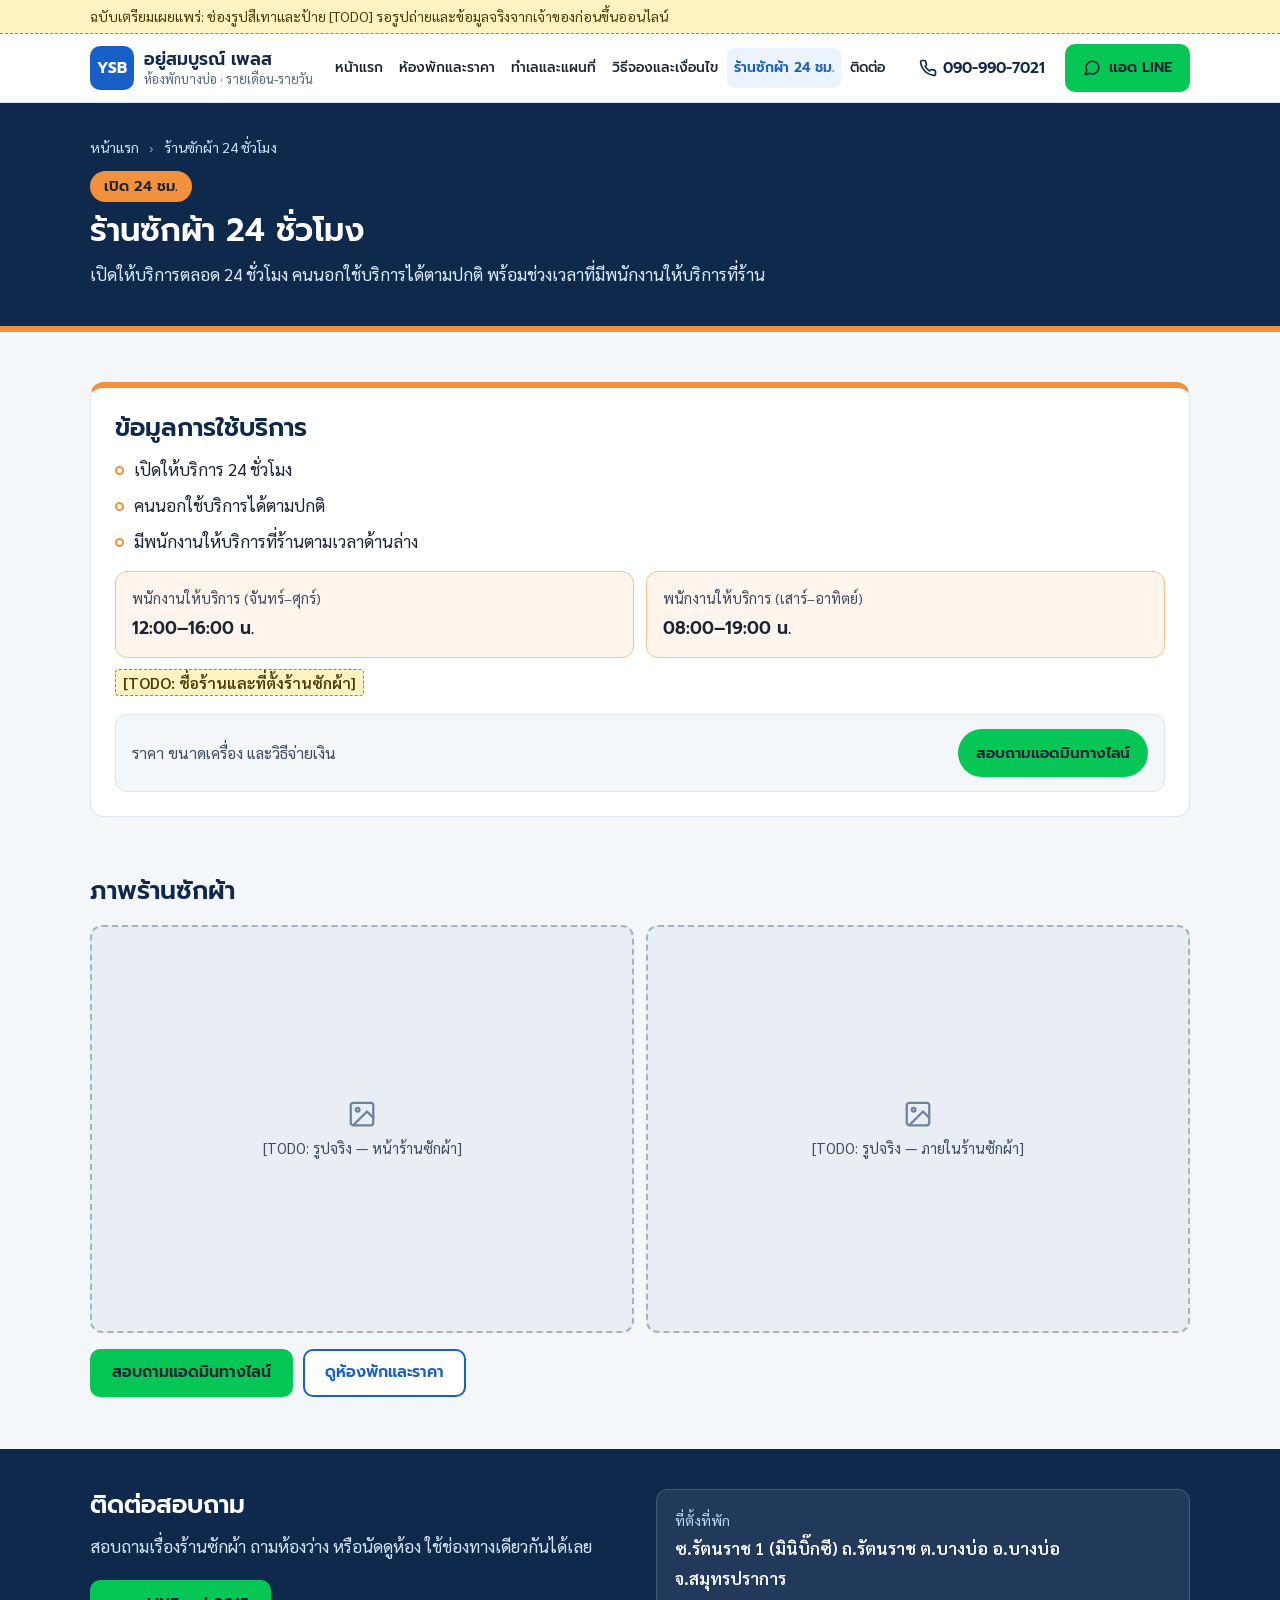
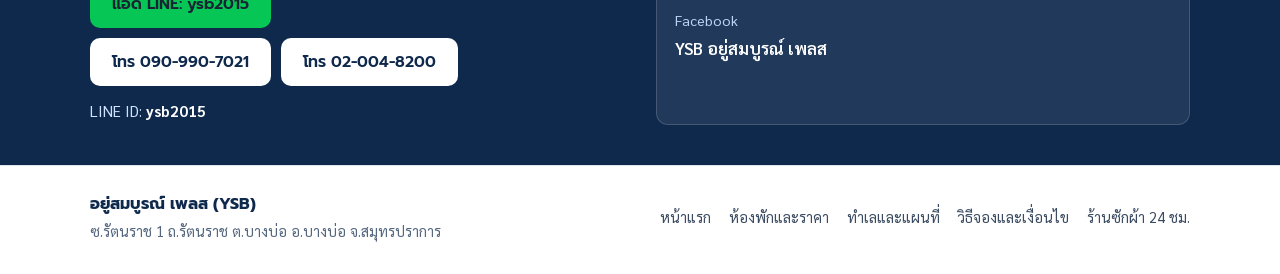
<file: laundry.html>
<!doctype html>
<html lang="th">
<head>
  <meta charset="utf-8">
  <meta name="viewport" content="width=device-width, initial-scale=1, viewport-fit=cover">
  <title>ร้านซักผ้า 24 ชั่วโมง บางบ่อ | อยู่สมบูรณ์ เพลส (YSB)</title>
  <meta name="description" content="ร้านซักผ้าเปิด 24 ชั่วโมง คนนอกใช้บริการได้ตามปกติ มีพนักงานให้บริการ จันทร์–ศุกร์ 12:00–16:00 น. และเสาร์–อาทิตย์ 08:00–19:00 น. สอบถามทาง LINE ysb2015">
  <meta name="robots" content="noindex">

  <meta property="og:type" content="website">
  <meta property="og:locale" content="th_TH">
  <meta property="og:site_name" content="อยู่สมบูรณ์ เพลส (YSB)">
  <meta property="og:title" content="ร้านซักผ้า 24 ชั่วโมง บางบ่อ | อยู่สมบูรณ์ เพลส (YSB)">
  <meta property="og:description" content="เปิด 24 ชั่วโมง คนนอกใช้บริการได้ตามปกติ มีพนักงานดูแลตามช่วงเวลา สอบถามแอดมินทางไลน์ ysb2015">

  <link rel="icon" type="image/svg+xml" href="assets/favicon.svg">
  <link rel="preconnect" href="https://fonts.googleapis.com">
  <link rel="preconnect" href="https://fonts.gstatic.com" crossorigin>
  <link href="https://fonts.googleapis.com/css2?family=Prompt:wght@500;600;700&family=Sarabun:wght@400;600;700&display=swap" rel="stylesheet">
  <link rel="stylesheet" href="styles.css">
</head>
<body>
  <a class="skip-link" href="#main">ข้ามไปที่เนื้อหา</a>

  <div class="draft-bar" role="note">
    <div class="wrap">
      <span>ฉบับเตรียมเผยแพร่: ช่องรูปสีเทาและป้าย [TODO] รอรูปถ่ายและข้อมูลจริงจากเจ้าของก่อนขึ้นออนไลน์</span>
    </div>
  </div>

  <header class="site-header">
    <div class="wrap header-inner">
      <a class="brand" href="index.html" aria-label="อยู่สมบูรณ์ เพลส (YSB) หน้าแรก">
        <span class="brand-mark" aria-hidden="true">YSB</span>
        <span class="brand-text">
          <strong>อยู่สมบูรณ์ เพลส</strong>
          <small>ห้องพักบางบ่อ · รายเดือน-รายวัน</small>
        </span>
      </a>

      <nav class="main-nav" aria-label="เมนูหลัก">
        <a href="index.html">หน้าแรก</a>
        <a href="rooms.html">ห้องพักและราคา</a>
        <a href="location.html">ทำเลและแผนที่</a>
        <a href="terms.html">วิธีจองและเงื่อนไข</a>
        <a href="laundry.html" aria-current="page">ร้านซักผ้า 24 ชม.</a>
        <a href="#contact">ติดต่อ</a>
      </nav>

      <div class="header-actions">
        <a class="header-phone" href="tel:+66909907021">
          <svg class="ico" viewBox="0 0 24 24" aria-hidden="true"><path d="M22 16.92v3a2 2 0 0 1-2.18 2 19.79 19.79 0 0 1-8.63-3.07 19.5 19.5 0 0 1-6-6 19.79 19.79 0 0 1-3.07-8.67A2 2 0 0 1 4.11 2h3a2 2 0 0 1 2 1.72c.127.96.361 1.903.7 2.81a2 2 0 0 1-.45 2.11L8.09 9.91a16 16 0 0 0 6 6l1.27-1.27a2 2 0 0 1 2.11-.45c.907.339 1.85.573 2.81.7A2 2 0 0 1 22 16.92z"/></svg>
          <span>090-990-7021</span>
        </a>
        <a class="btn btn-line header-line" href="https://line.me/ti/p/~ysb2015" target="_blank" rel="noopener" aria-label="แอด LINE ถามห้องว่าง">
          <svg class="ico" viewBox="0 0 24 24" aria-hidden="true"><path d="M21 11.5a8.38 8.38 0 0 1-.9 3.8 8.5 8.5 0 0 1-7.6 4.7 8.38 8.38 0 0 1-3.8-.9L3 21l1.9-5.7a8.38 8.38 0 0 1-.9-3.8 8.5 8.5 0 0 1 4.7-7.6 8.38 8.38 0 0 1 3.8-.9h.5a8.48 8.48 0 0 1 8 8v.5z"/></svg>
          <span>แอด LINE<span class="line-label-extra"> ถามห้องว่าง</span></span>
        </a>
        <button class="menu-toggle" type="button" aria-expanded="false" aria-controls="mobile-nav" aria-label="เปิดเมนูนำทาง">
          <svg class="ico" viewBox="0 0 24 24" aria-hidden="true"><line x1="3" y1="6" x2="21" y2="6"/><line x1="3" y1="12" x2="21" y2="12"/><line x1="3" y1="18" x2="21" y2="18"/></svg>
        </button>
      </div>
    </div>

    <nav class="mobile-nav" id="mobile-nav" aria-label="เมนูมือถือ" hidden>
      <div class="wrap mobile-nav-links">
        <a href="index.html">หน้าแรก</a>
        <a href="rooms.html">ห้องพักและราคา</a>
        <a href="location.html">ทำเลและแผนที่</a>
        <a href="terms.html">วิธีจอง เงื่อนไข และคำถามพบบ่อย</a>
        <a href="laundry.html" aria-current="page">ร้านซักผ้า 24 ชั่วโมง</a>
        <a href="#contact">ติดต่อและจองห้อง</a>
      </div>
    </nav>
  </header>

  <main id="main">
    <section class="page-banner is-laundry">
      <div class="wrap">
        <nav class="breadcrumb" aria-label="เส้นทางหน้า">
          <a href="index.html">หน้าแรก</a>
          <span aria-hidden="true">›</span>
          <span>ร้านซักผ้า 24 ชั่วโมง</span>
        </nav>
        <span class="laundry-badge">เปิด 24 ชม.</span>
        <h1>ร้านซักผ้า 24 ชั่วโมง</h1>
        <p>เปิดให้บริการตลอด 24 ชั่วโมง คนนอกใช้บริการได้ตามปกติ พร้อมช่วงเวลาที่มีพนักงานให้บริการที่ร้าน</p>
      </div>
    </section>

    <section class="section laundry-section" id="laundry-info">
      <div class="wrap">
        <div class="card laundry-card">
          <h2>ข้อมูลการใช้บริการ</h2>
          <ul class="bullet-list laundry-list">
            <li>เปิดให้บริการ 24 ชั่วโมง</li>
            <li>คนนอกใช้บริการได้ตามปกติ</li>
            <li>มีพนักงานให้บริการที่ร้านตามเวลาด้านล่าง</li>
          </ul>

          <dl class="laundry-hours-grid" aria-label="เวลาที่มีพนักงานให้บริการที่ร้าน">
            <div class="laundry-hour-box">
              <dt>พนักงานให้บริการ (จันทร์–ศุกร์)</dt>
              <dd>12:00–16:00 น.</dd>
            </div>
            <div class="laundry-hour-box">
              <dt>พนักงานให้บริการ (เสาร์–อาทิตย์)</dt>
              <dd>08:00–19:00 น.</dd>
            </div>
          </dl>

          <p class="todo-line"><span class="todo" data-todo="T06">[TODO: ชื่อร้านและที่ตั้งร้านซักผ้า]</span></p>

          <div class="ask">
            <p>ราคา ขนาดเครื่อง และวิธีจ่ายเงิน</p>
            <a class="ask-line" href="https://line.me/ti/p/~ysb2015" target="_blank" rel="noopener">สอบถามแอดมินทางไลน์</a>
          </div>
        </div>
      </div>
    </section>

    <section class="section" id="laundry-photos">
      <div class="wrap">
        <h2>ภาพร้านซักผ้า</h2>
        <div class="photo-row-two">
          <figure class="photo-slot" data-todo="T04">
            <svg class="photo-ico" viewBox="0 0 24 24" aria-hidden="true"><rect x="3" y="3" width="18" height="18" rx="2"/><circle cx="8.5" cy="8.5" r="1.5"/><polyline points="21 15 16 10 5 21"/></svg>
            <figcaption>[TODO: รูปจริง — หน้าร้านซักผ้า]</figcaption>
          </figure>
          <figure class="photo-slot" data-todo="T04">
            <svg class="photo-ico" viewBox="0 0 24 24" aria-hidden="true"><rect x="3" y="3" width="18" height="18" rx="2"/><circle cx="8.5" cy="8.5" r="1.5"/><polyline points="21 15 16 10 5 21"/></svg>
            <figcaption>[TODO: รูปจริง — ภายในร้านซักผ้า]</figcaption>
          </figure>
        </div>
        <div class="section-cta-row">
          <a class="btn btn-line" href="https://line.me/ti/p/~ysb2015" target="_blank" rel="noopener">สอบถามแอดมินทางไลน์</a>
          <a class="btn btn-outline" href="rooms.html">ดูห้องพักและราคา</a>
        </div>
      </div>
    </section>

    <section class="contact-section" id="contact">
      <div class="wrap contact-grid">
        <div>
          <h2>ติดต่อสอบถาม</h2>
          <p class="contact-intro">สอบถามเรื่องร้านซักผ้า ถามห้องว่าง หรือนัดดูห้อง ใช้ช่องทางเดียวกันได้เลย</p>
          <div class="contact-actions">
            <a class="btn btn-line" href="https://line.me/ti/p/~ysb2015" target="_blank" rel="noopener">แอด LINE: ysb2015</a>
            <a class="btn btn-white" href="tel:+66909907021">โทร 090-990-7021</a>
            <a class="btn btn-white" href="tel:+6620048200">โทร 02-004-8200</a>
          </div>
          <p class="contact-line-id">LINE ID: <strong>ysb2015</strong></p>
        </div>
        <dl class="contact-facts">
          <div><dt>ที่ตั้งที่พัก</dt><dd>ซ.รัตนราช 1 (มินิบิ๊กซี) ถ.รัตนราช ต.บางบ่อ อ.บางบ่อ จ.สมุทรปราการ</dd></div>
          <div><dt>Facebook</dt><dd>YSB อยู่สมบูรณ์ เพลส</dd></div>
        </dl>
      </div>
    </section>
  </main>

  <footer class="site-footer">
    <div class="wrap footer-inner">
      <div>
        <strong>อยู่สมบูรณ์ เพลส (YSB)</strong>
        <p>ซ.รัตนราช 1 ถ.รัตนราช ต.บางบ่อ อ.บางบ่อ จ.สมุทรปราการ</p>
      </div>
      <nav class="footer-links" aria-label="เมนูล่าง">
        <a href="index.html">หน้าแรก</a>
        <a href="rooms.html">ห้องพักและราคา</a>
        <a href="location.html">ทำเลและแผนที่</a>
        <a href="terms.html">วิธีจองและเงื่อนไข</a>
        <a href="laundry.html">ร้านซักผ้า 24 ชม.</a>
      </nav>
    </div>
  </footer>

  <div class="sticky-cta" aria-label="ช่องทางติดต่อด่วน">
    <a class="btn btn-line" href="https://line.me/ti/p/~ysb2015" target="_blank" rel="noopener">แอด LINE</a>
    <a class="btn btn-call" href="tel:+66909907021">โทร 090-990-7021</a>
  </div>

  <script src="app.js" defer></script>
</body>
</html>
</file>
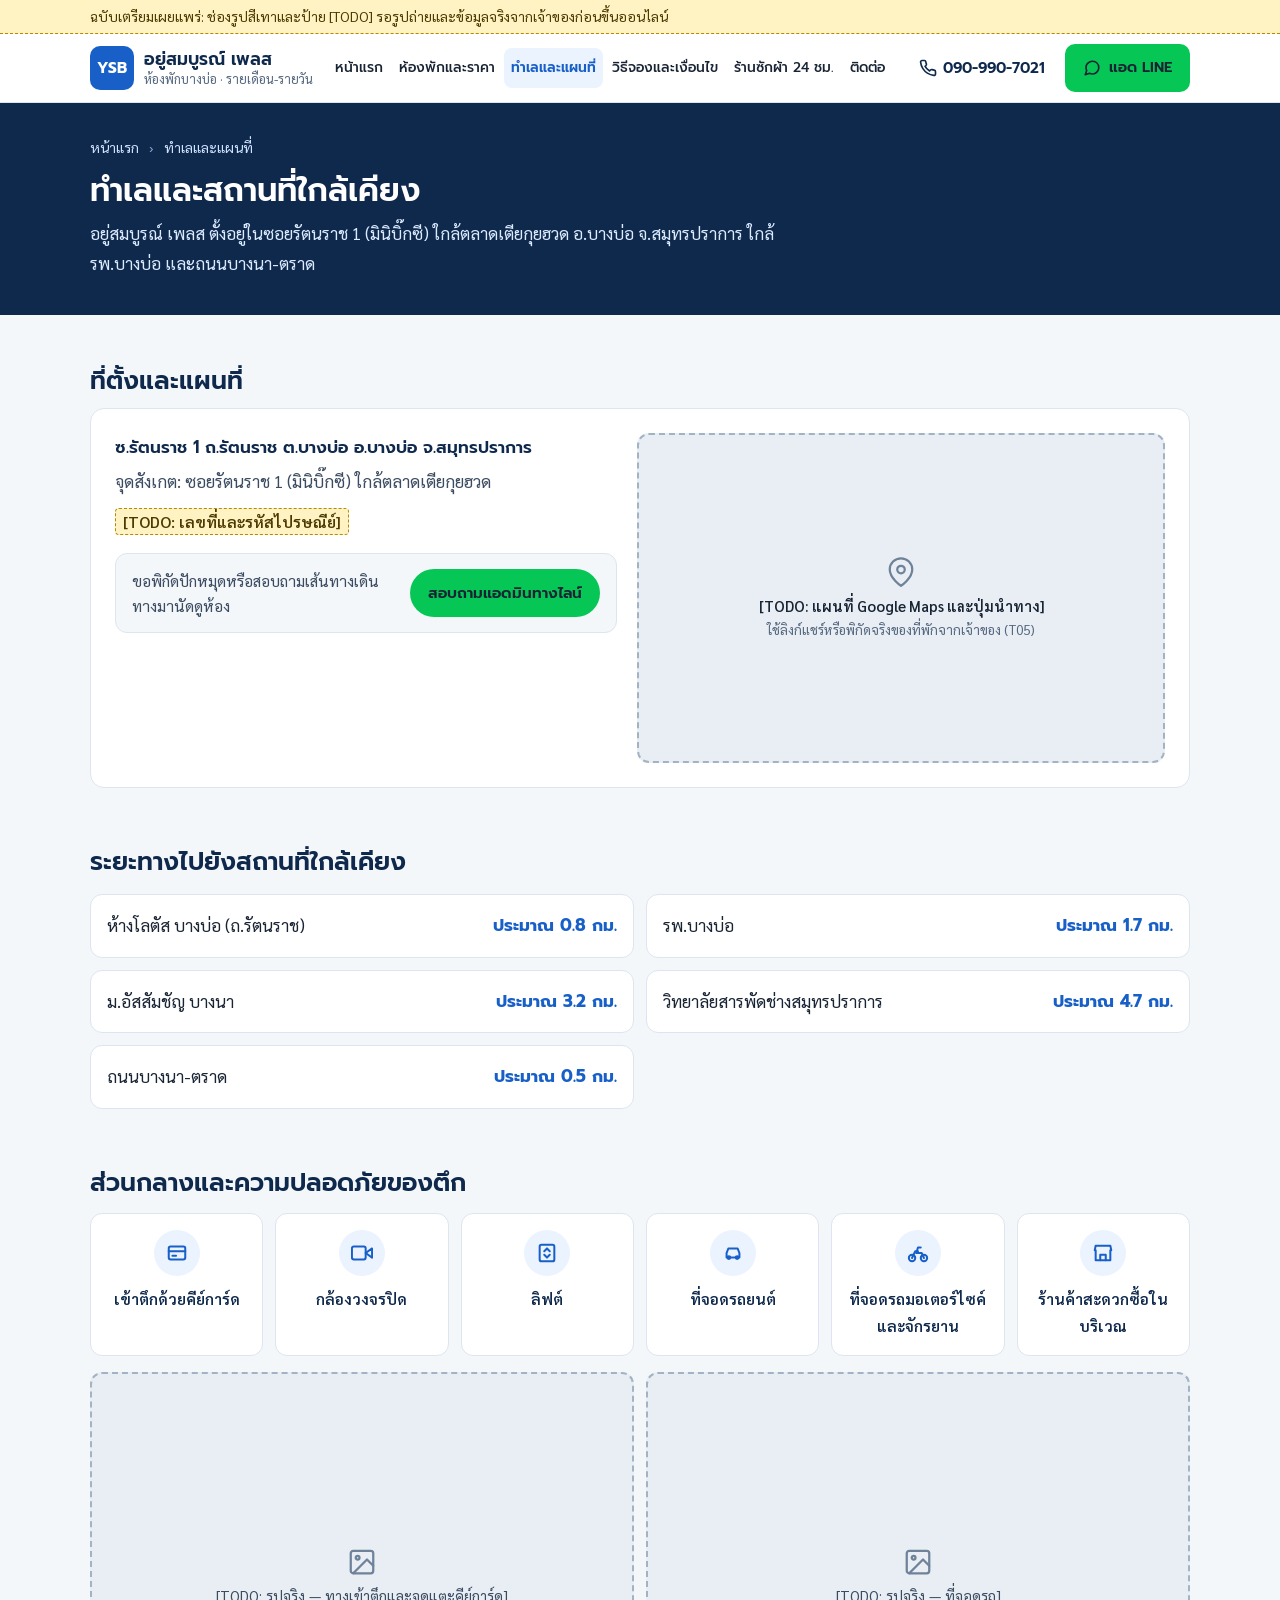
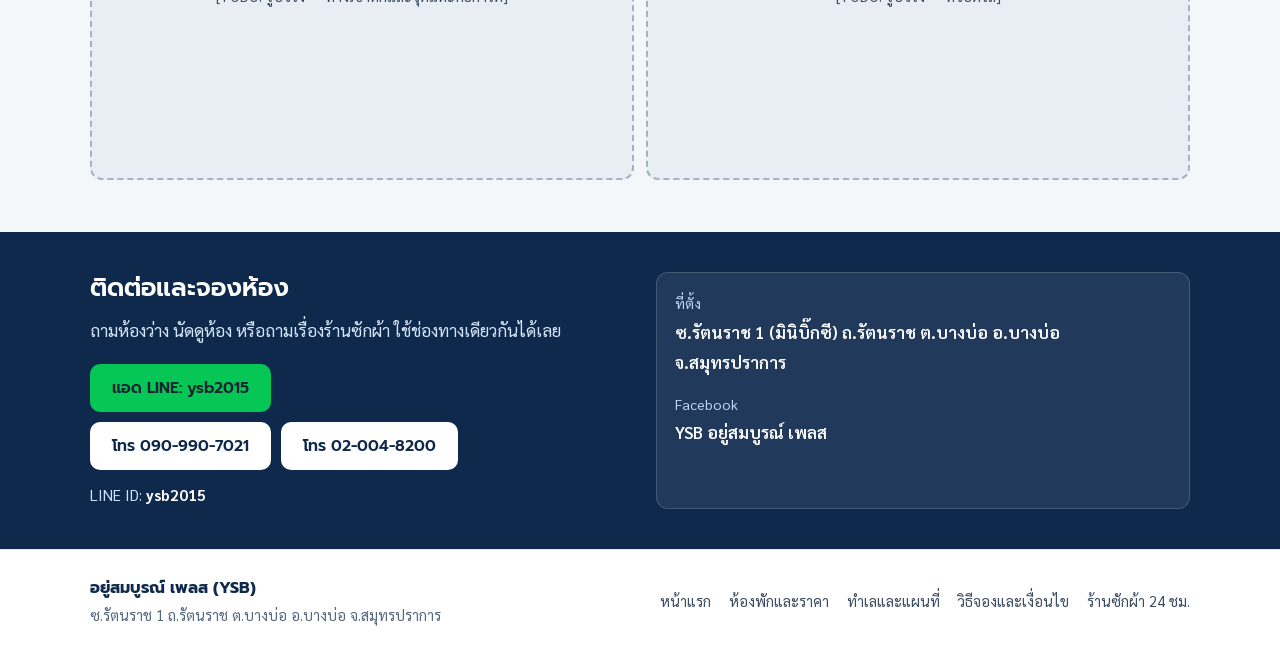
<file: location.html>
<!doctype html>
<html lang="th">
<head>
  <meta charset="utf-8">
  <meta name="viewport" content="width=device-width, initial-scale=1, viewport-fit=cover">
  <title>ทำเลและสถานที่ใกล้เคียง บางบ่อ | อยู่สมบูรณ์ เพลส (YSB)</title>
  <meta name="description" content="ที่ตั้งและทำเล อยู่สมบูรณ์ เพลส ซอยรัตนราช 1 (มินิบิ๊กซี) ใกล้ตลาดเตียกุยฮวด อ.บางบ่อ จ.สมุทรปราการ ห่าง รพ.บางบ่อ ประมาณ 1.7 กม. และ ม.อัสสัมชัญ บางนา ประมาณ 3.2 กม.">
  <meta name="robots" content="noindex">

  <meta property="og:type" content="website">
  <meta property="og:locale" content="th_TH">
  <meta property="og:site_name" content="อยู่สมบูรณ์ เพลส (YSB)">
  <meta property="og:title" content="ทำเลและสถานที่ใกล้เคียง บางบ่อ | อยู่สมบูรณ์ เพลส (YSB)">
  <meta property="og:description" content="ซอยรัตนราช 1 (มินิบิ๊กซี) ใกล้ รพ.บางบ่อ ประมาณ 1.7 กม. และถนนบางนา-ตราด พร้อมส่วนกลางและที่จอดรถ">

  <link rel="icon" type="image/svg+xml" href="assets/favicon.svg">
  <link rel="preconnect" href="https://fonts.googleapis.com">
  <link rel="preconnect" href="https://fonts.gstatic.com" crossorigin>
  <link href="https://fonts.googleapis.com/css2?family=Prompt:wght@500;600;700&family=Sarabun:wght@400;600;700&display=swap" rel="stylesheet">
  <link rel="stylesheet" href="styles.css">
</head>
<body>
  <a class="skip-link" href="#main">ข้ามไปที่เนื้อหา</a>

  <div class="draft-bar" role="note">
    <div class="wrap">
      <span>ฉบับเตรียมเผยแพร่: ช่องรูปสีเทาและป้าย [TODO] รอรูปถ่ายและข้อมูลจริงจากเจ้าของก่อนขึ้นออนไลน์</span>
    </div>
  </div>

  <header class="site-header">
    <div class="wrap header-inner">
      <a class="brand" href="index.html" aria-label="อยู่สมบูรณ์ เพลส (YSB) หน้าแรก">
        <span class="brand-mark" aria-hidden="true">YSB</span>
        <span class="brand-text">
          <strong>อยู่สมบูรณ์ เพลส</strong>
          <small>ห้องพักบางบ่อ · รายเดือน-รายวัน</small>
        </span>
      </a>

      <nav class="main-nav" aria-label="เมนูหลัก">
        <a href="index.html">หน้าแรก</a>
        <a href="rooms.html">ห้องพักและราคา</a>
        <a href="location.html" aria-current="page">ทำเลและแผนที่</a>
        <a href="terms.html">วิธีจองและเงื่อนไข</a>
        <a href="laundry.html">ร้านซักผ้า 24 ชม.</a>
        <a href="#contact">ติดต่อ</a>
      </nav>

      <div class="header-actions">
        <a class="header-phone" href="tel:+66909907021">
          <svg class="ico" viewBox="0 0 24 24" aria-hidden="true"><path d="M22 16.92v3a2 2 0 0 1-2.18 2 19.79 19.79 0 0 1-8.63-3.07 19.5 19.5 0 0 1-6-6 19.79 19.79 0 0 1-3.07-8.67A2 2 0 0 1 4.11 2h3a2 2 0 0 1 2 1.72c.127.96.361 1.903.7 2.81a2 2 0 0 1-.45 2.11L8.09 9.91a16 16 0 0 0 6 6l1.27-1.27a2 2 0 0 1 2.11-.45c.907.339 1.85.573 2.81.7A2 2 0 0 1 22 16.92z"/></svg>
          <span>090-990-7021</span>
        </a>
        <a class="btn btn-line header-line" href="https://line.me/ti/p/~ysb2015" target="_blank" rel="noopener" aria-label="แอด LINE ถามห้องว่าง">
          <svg class="ico" viewBox="0 0 24 24" aria-hidden="true"><path d="M21 11.5a8.38 8.38 0 0 1-.9 3.8 8.5 8.5 0 0 1-7.6 4.7 8.38 8.38 0 0 1-3.8-.9L3 21l1.9-5.7a8.38 8.38 0 0 1-.9-3.8 8.5 8.5 0 0 1 4.7-7.6 8.38 8.38 0 0 1 3.8-.9h.5a8.48 8.48 0 0 1 8 8v.5z"/></svg>
          <span>แอด LINE<span class="line-label-extra"> ถามห้องว่าง</span></span>
        </a>
        <button class="menu-toggle" type="button" aria-expanded="false" aria-controls="mobile-nav" aria-label="เปิดเมนูนำทาง">
          <svg class="ico" viewBox="0 0 24 24" aria-hidden="true"><line x1="3" y1="6" x2="21" y2="6"/><line x1="3" y1="12" x2="21" y2="12"/><line x1="3" y1="18" x2="21" y2="18"/></svg>
        </button>
      </div>
    </div>

    <nav class="mobile-nav" id="mobile-nav" aria-label="เมนูมือถือ" hidden>
      <div class="wrap mobile-nav-links">
        <a href="index.html">หน้าแรก</a>
        <a href="rooms.html">ห้องพักและราคา</a>
        <a href="location.html" aria-current="page">ทำเลและแผนที่</a>
        <a href="terms.html">วิธีจอง เงื่อนไข และคำถามพบบ่อย</a>
        <a href="laundry.html">ร้านซักผ้า 24 ชั่วโมง</a>
        <a href="#contact">ติดต่อและจองห้อง</a>
      </div>
    </nav>
  </header>

  <main id="main">
    <section class="page-banner">
      <div class="wrap">
        <nav class="breadcrumb" aria-label="เส้นทางหน้า">
          <a href="index.html">หน้าแรก</a>
          <span aria-hidden="true">›</span>
          <span>ทำเลและแผนที่</span>
        </nav>
        <h1>ทำเลและสถานที่ใกล้เคียง</h1>
        <p>อยู่สมบูรณ์ เพลส ตั้งอยู่ในซอยรัตนราช 1 (มินิบิ๊กซี) ใกล้ตลาดเตียกุยฮวด อ.บางบ่อ จ.สมุทรปราการ ใกล้ รพ.บางบ่อ และถนนบางนา-ตราด</p>
      </div>
    </section>

    <section class="section" id="address-map">
      <div class="wrap">
        <h2>ที่ตั้งและแผนที่</h2>
        <div class="card location-card">
          <div class="location-info">
            <p class="address-line">ซ.รัตนราช 1 ถ.รัตนราช ต.บางบ่อ อ.บางบ่อ จ.สมุทรปราการ</p>
            <p class="landmark-line">จุดสังเกต: ซอยรัตนราช 1 (มินิบิ๊กซี) ใกล้ตลาดเตียกุยฮวด</p>
            <p class="todo-line"><span class="todo" data-todo="T05">[TODO: เลขที่และรหัสไปรษณีย์]</span></p>

            <div class="ask">
              <p>ขอพิกัดปักหมุดหรือสอบถามเส้นทางเดินทางมานัดดูห้อง</p>
              <a class="ask-line" href="https://line.me/ti/p/~ysb2015" target="_blank" rel="noopener">สอบถามแอดมินทางไลน์</a>
            </div>
          </div>

          <!-- แทนด้วย iframe แผนที่ Google ของที่พัก (title="แผนที่อยู่สมบูรณ์ เพลส", loading="lazy") และปุ่มนำทางด้วย Google Maps -->
          <figure class="photo-slot map-slot" data-todo="T05">
            <svg class="photo-ico" viewBox="0 0 24 24" aria-hidden="true"><path d="M21 10c0 7-9 13-9 13s-9-6-9-13a9 9 0 0 1 18 0z"/><circle cx="12" cy="10" r="3"/></svg>
            <figcaption>
              <strong>[TODO: แผนที่ Google Maps และปุ่มนำทาง]</strong>
              <small>ใช้ลิงก์แชร์หรือพิกัดจริงของที่พักจากเจ้าของ (T05)</small>
            </figcaption>
          </figure>
        </div>
      </div>
    </section>

    <section class="section" id="nearby">
      <div class="wrap">
        <h2>ระยะทางไปยังสถานที่ใกล้เคียง</h2>
        <div class="nearby-cards">
          <div class="nearby-card">
            <span>ห้างโลตัส บางบ่อ (ถ.รัตนราช)</span>
            <strong>ประมาณ 0.8 กม.</strong>
          </div>
          <div class="nearby-card">
            <span>รพ.บางบ่อ</span>
            <strong>ประมาณ 1.7 กม.</strong>
          </div>
          <div class="nearby-card">
            <span>ม.อัสสัมชัญ บางนา</span>
            <strong>ประมาณ 3.2 กม.</strong>
          </div>
          <div class="nearby-card">
            <span>วิทยาลัยสารพัดช่างสมุทรปราการ</span>
            <strong>ประมาณ 4.7 กม.</strong>
          </div>
          <div class="nearby-card">
            <span>ถนนบางนา-ตราด</span>
            <strong>ประมาณ 0.5 กม.</strong>
          </div>
        </div>
      </div>
    </section>

    <section class="section" id="building-facilities">
      <div class="wrap">
        <h2>ส่วนกลางและความปลอดภัยของตึก</h2>
        <ul class="amenity-grid">
          <li class="amenity-item">
            <span class="amenity-icon" aria-hidden="true">
              <svg viewBox="0 0 24 24"><rect x="3" y="5" width="18" height="14" rx="2"/><line x1="3" y1="10" x2="21" y2="10"/><line x1="7" y1="15" x2="11" y2="15"/></svg>
            </span>
            <span>เข้าตึกด้วยคีย์การ์ด</span>
          </li>
          <li class="amenity-item">
            <span class="amenity-icon" aria-hidden="true">
              <svg viewBox="0 0 24 24"><path d="M23 7l-7 5 7 5V7z"/><rect x="1" y="5" width="15" height="14" rx="2"/></svg>
            </span>
            <span>กล้องวงจรปิด</span>
          </li>
          <li class="amenity-item">
            <span class="amenity-icon" aria-hidden="true">
              <svg viewBox="0 0 24 24"><rect x="4" y="3" width="16" height="18" rx="2"/><polyline points="9 10 12 7 15 10"/><polyline points="9 14 12 17 15 14"/></svg>
            </span>
            <span>ลิฟต์</span>
          </li>
          <li class="amenity-item">
            <span class="amenity-icon" aria-hidden="true">
              <svg viewBox="0 0 24 24"><path d="M5 17h14v-5l-2-5H7l-2 5v5z"/><circle cx="7.5" cy="17" r="1.5"/><circle cx="16.5" cy="17" r="1.5"/></svg>
            </span>
            <span>ที่จอดรถยนต์</span>
          </li>
          <li class="amenity-item">
            <span class="amenity-icon" aria-hidden="true">
              <svg viewBox="0 0 24 24"><circle cx="5.5" cy="17.5" r="3.5"/><circle cx="18.5" cy="17.5" r="3.5"/><path d="M15 6h-3l-2 6h6l2.5 5.5"/><path d="M5.5 17.5L9 10h3"/></svg>
            </span>
            <span>ที่จอดรถมอเตอร์ไซค์และจักรยาน</span>
          </li>
          <li class="amenity-item">
            <span class="amenity-icon" aria-hidden="true">
              <svg viewBox="0 0 24 24"><path d="M3 9l1-5h16l1 5"/><path d="M4 9v11h16V9"/><path d="M9 20v-6h6v6"/></svg>
            </span>
            <span>ร้านค้าสะดวกซื้อในบริเวณ</span>
          </li>
        </ul>

        <div class="photo-row-two">
          <figure class="photo-slot" data-todo="T04">
            <svg class="photo-ico" viewBox="0 0 24 24" aria-hidden="true"><rect x="3" y="3" width="18" height="18" rx="2"/><circle cx="8.5" cy="8.5" r="1.5"/><polyline points="21 15 16 10 5 21"/></svg>
            <figcaption>[TODO: รูปจริง — ทางเข้าตึกและจุดแตะคีย์การ์ด]</figcaption>
          </figure>
          <figure class="photo-slot" data-todo="T04">
            <svg class="photo-ico" viewBox="0 0 24 24" aria-hidden="true"><rect x="3" y="3" width="18" height="18" rx="2"/><circle cx="8.5" cy="8.5" r="1.5"/><polyline points="21 15 16 10 5 21"/></svg>
            <figcaption>[TODO: รูปจริง — ที่จอดรถ]</figcaption>
          </figure>
        </div>
      </div>
    </section>

    <section class="contact-section" id="contact">
      <div class="wrap contact-grid">
        <div>
          <h2>ติดต่อและจองห้อง</h2>
          <p class="contact-intro">ถามห้องว่าง นัดดูห้อง หรือถามเรื่องร้านซักผ้า ใช้ช่องทางเดียวกันได้เลย</p>
          <div class="contact-actions">
            <a class="btn btn-line" href="https://line.me/ti/p/~ysb2015" target="_blank" rel="noopener">แอด LINE: ysb2015</a>
            <a class="btn btn-white" href="tel:+66909907021">โทร 090-990-7021</a>
            <a class="btn btn-white" href="tel:+6620048200">โทร 02-004-8200</a>
          </div>
          <p class="contact-line-id">LINE ID: <strong>ysb2015</strong></p>
        </div>
        <dl class="contact-facts">
          <div><dt>ที่ตั้ง</dt><dd>ซ.รัตนราช 1 (มินิบิ๊กซี) ถ.รัตนราช ต.บางบ่อ อ.บางบ่อ จ.สมุทรปราการ</dd></div>
          <div><dt>Facebook</dt><dd>YSB อยู่สมบูรณ์ เพลส</dd></div>
        </dl>
      </div>
    </section>
  </main>

  <footer class="site-footer">
    <div class="wrap footer-inner">
      <div>
        <strong>อยู่สมบูรณ์ เพลส (YSB)</strong>
        <p>ซ.รัตนราช 1 ถ.รัตนราช ต.บางบ่อ อ.บางบ่อ จ.สมุทรปราการ</p>
      </div>
      <nav class="footer-links" aria-label="เมนูล่าง">
        <a href="index.html">หน้าแรก</a>
        <a href="rooms.html">ห้องพักและราคา</a>
        <a href="location.html">ทำเลและแผนที่</a>
        <a href="terms.html">วิธีจองและเงื่อนไข</a>
        <a href="laundry.html">ร้านซักผ้า 24 ชม.</a>
      </nav>
    </div>
  </footer>

  <div class="sticky-cta" aria-label="ช่องทางติดต่อด่วน">
    <a class="btn btn-line" href="https://line.me/ti/p/~ysb2015" target="_blank" rel="noopener">แอด LINE</a>
    <a class="btn btn-call" href="tel:+66909907021">โทร 090-990-7021</a>
  </div>

  <script src="app.js" defer></script>
</body>
</html>
</file>
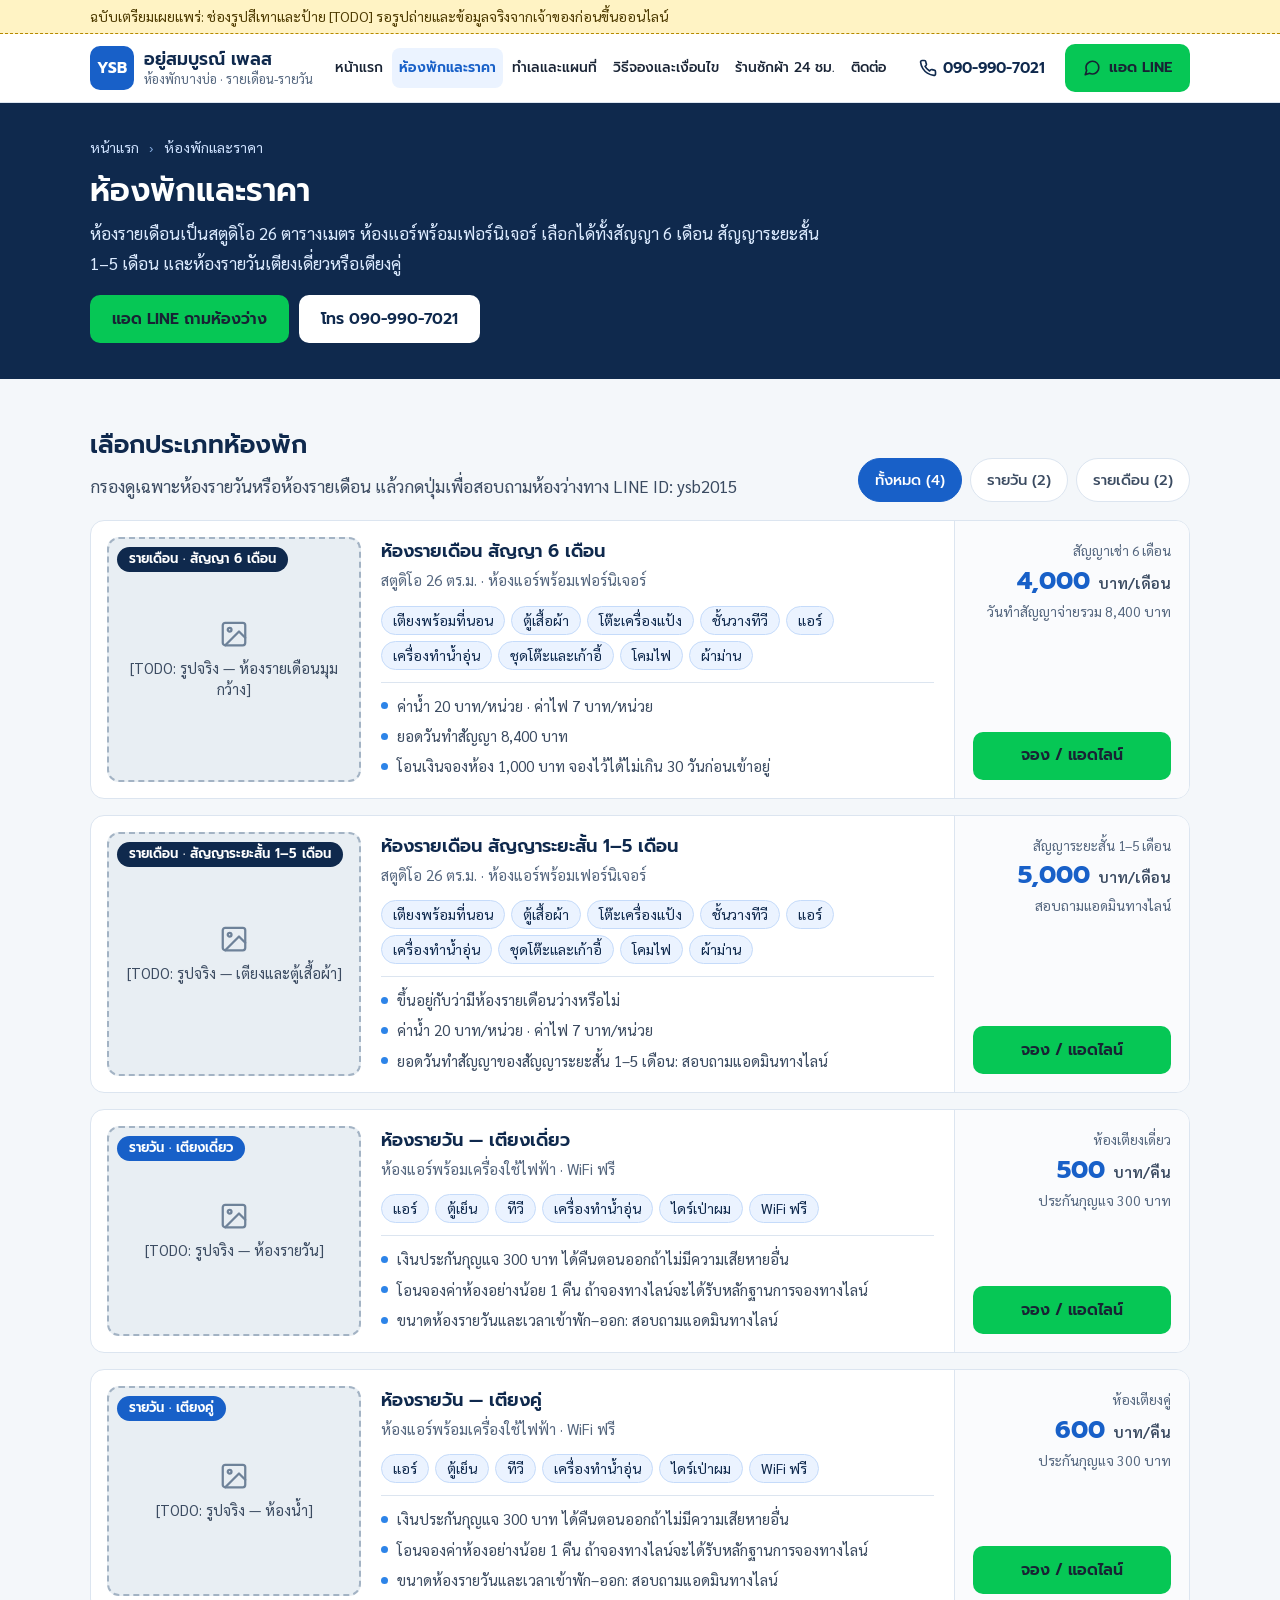
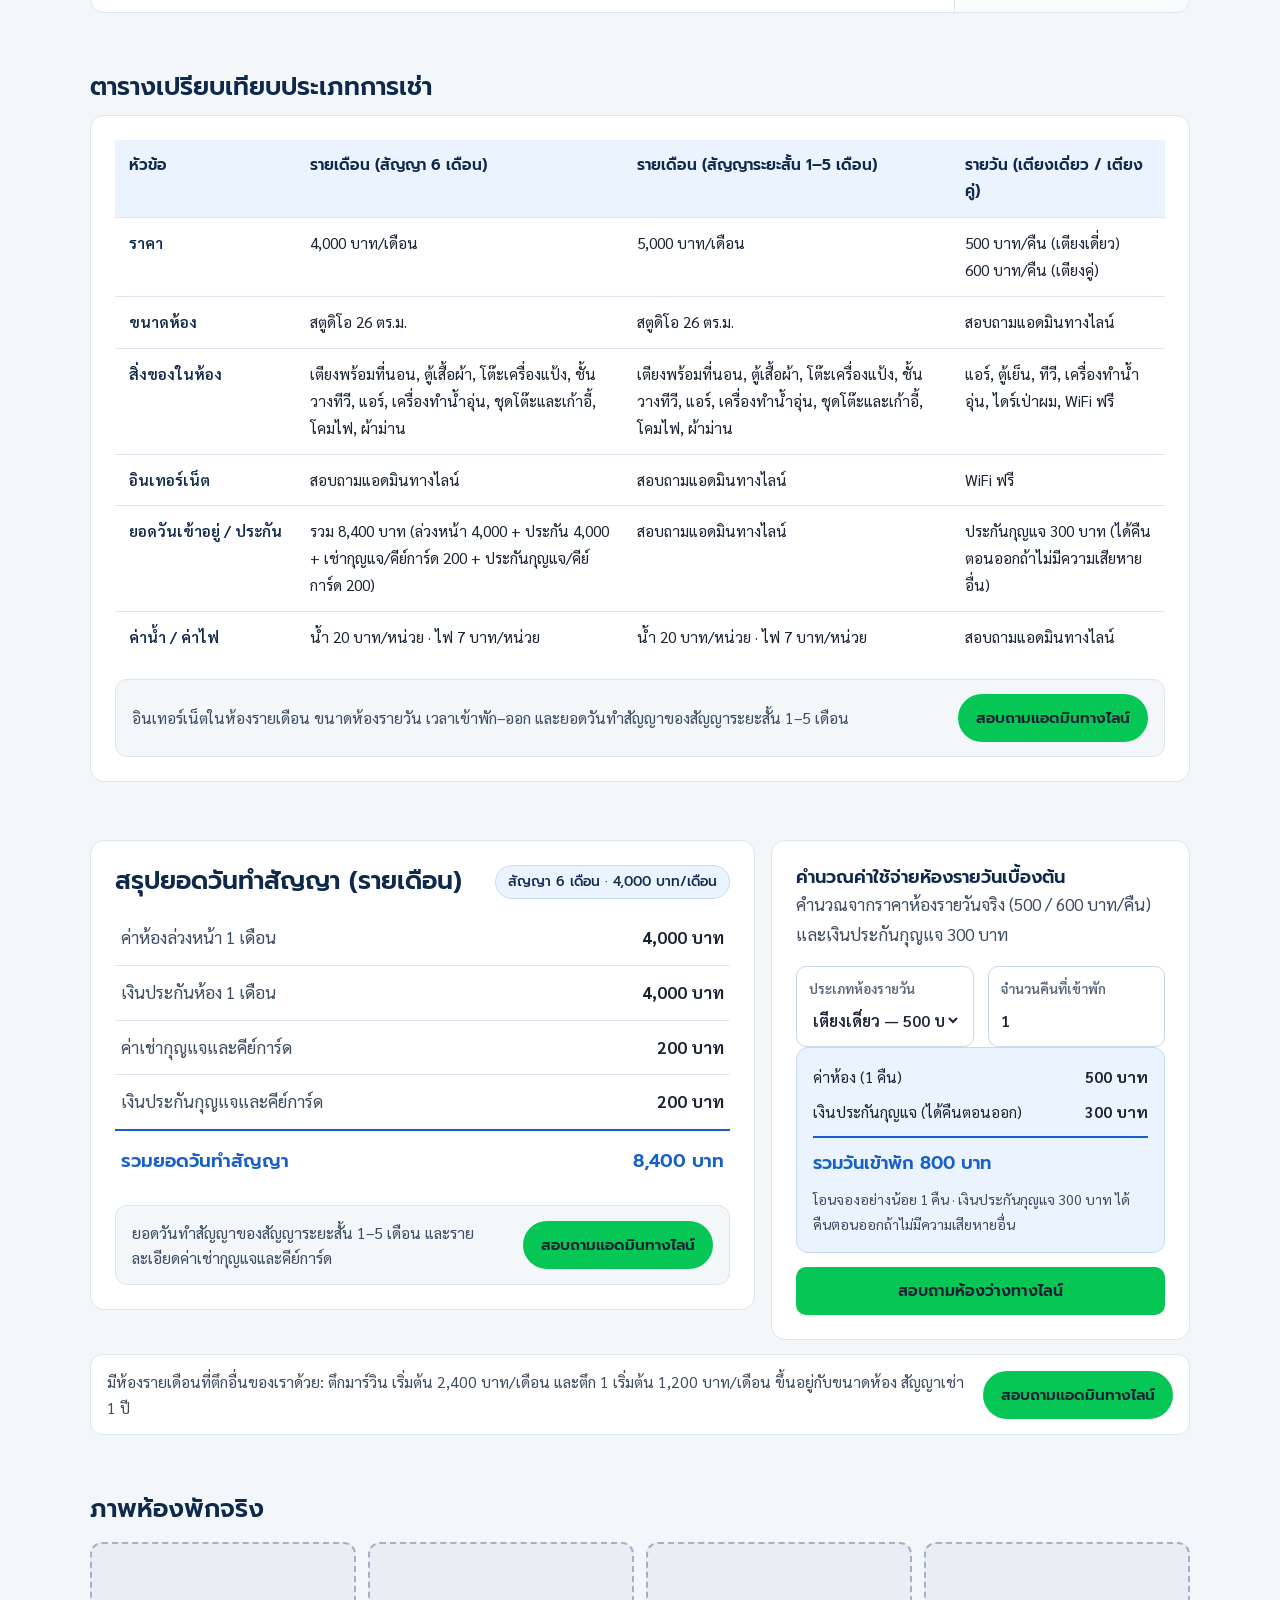
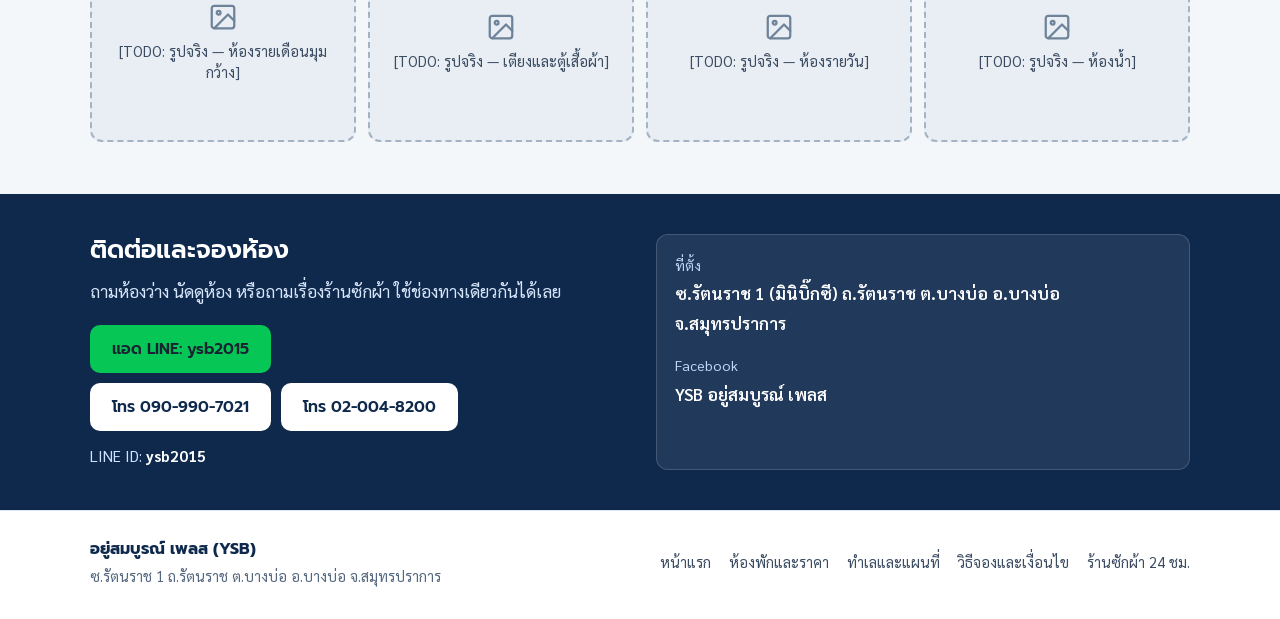
<file: rooms.html>
<!doctype html>
<html lang="th">
<head>
  <meta charset="utf-8">
  <meta name="viewport" content="width=device-width, initial-scale=1, viewport-fit=cover">
  <title>ห้องพักและราคา รายเดือน-รายวัน | อยู่สมบูรณ์ เพลส (YSB)</title>
  <meta name="description" content="รายละเอียดห้องพักและราคา อยู่สมบูรณ์ เพลส บางบ่อ รายเดือนสัญญา 6 เดือน 4,000 บาท สัญญาระยะสั้น 1–5 เดือน 5,000 บาท รายวันเตียงเดี่ยว 500 เตียงคู่ 600 บาท สรุปยอดวันทำสัญญา 8,400 บาท">
  <meta name="robots" content="noindex">

  <meta property="og:type" content="website">
  <meta property="og:locale" content="th_TH">
  <meta property="og:site_name" content="อยู่สมบูรณ์ เพลส (YSB)">
  <meta property="og:title" content="ห้องพักและราคา รายเดือน-รายวัน | อยู่สมบูรณ์ เพลส (YSB)">
  <meta property="og:description" content="เปรียบเทียบห้องรายเดือนและห้องรายวัน สิ่งของในห้อง สรุปยอดวันทำสัญญา 8,400 บาท ทัก LINE ysb2015">

  <link rel="icon" type="image/svg+xml" href="assets/favicon.svg">
  <link rel="preconnect" href="https://fonts.googleapis.com">
  <link rel="preconnect" href="https://fonts.gstatic.com" crossorigin>
  <link href="https://fonts.googleapis.com/css2?family=Prompt:wght@500;600;700&family=Sarabun:wght@400;600;700&display=swap" rel="stylesheet">
  <link rel="stylesheet" href="styles.css">
</head>
<body>
  <a class="skip-link" href="#main">ข้ามไปที่เนื้อหา</a>

  <div class="draft-bar" role="note">
    <div class="wrap">
      <span>ฉบับเตรียมเผยแพร่: ช่องรูปสีเทาและป้าย [TODO] รอรูปถ่ายและข้อมูลจริงจากเจ้าของก่อนขึ้นออนไลน์</span>
    </div>
  </div>

  <header class="site-header">
    <div class="wrap header-inner">
      <a class="brand" href="index.html" aria-label="อยู่สมบูรณ์ เพลส (YSB) หน้าแรก">
        <span class="brand-mark" aria-hidden="true">YSB</span>
        <span class="brand-text">
          <strong>อยู่สมบูรณ์ เพลส</strong>
          <small>ห้องพักบางบ่อ · รายเดือน-รายวัน</small>
        </span>
      </a>

      <nav class="main-nav" aria-label="เมนูหลัก">
        <a href="index.html">หน้าแรก</a>
        <a href="rooms.html" aria-current="page">ห้องพักและราคา</a>
        <a href="location.html">ทำเลและแผนที่</a>
        <a href="terms.html">วิธีจองและเงื่อนไข</a>
        <a href="laundry.html">ร้านซักผ้า 24 ชม.</a>
        <a href="#contact">ติดต่อ</a>
      </nav>

      <div class="header-actions">
        <a class="header-phone" href="tel:+66909907021">
          <svg class="ico" viewBox="0 0 24 24" aria-hidden="true"><path d="M22 16.92v3a2 2 0 0 1-2.18 2 19.79 19.79 0 0 1-8.63-3.07 19.5 19.5 0 0 1-6-6 19.79 19.79 0 0 1-3.07-8.67A2 2 0 0 1 4.11 2h3a2 2 0 0 1 2 1.72c.127.96.361 1.903.7 2.81a2 2 0 0 1-.45 2.11L8.09 9.91a16 16 0 0 0 6 6l1.27-1.27a2 2 0 0 1 2.11-.45c.907.339 1.85.573 2.81.7A2 2 0 0 1 22 16.92z"/></svg>
          <span>090-990-7021</span>
        </a>
        <a class="btn btn-line header-line" href="https://line.me/ti/p/~ysb2015" target="_blank" rel="noopener" aria-label="แอด LINE ถามห้องว่าง">
          <svg class="ico" viewBox="0 0 24 24" aria-hidden="true"><path d="M21 11.5a8.38 8.38 0 0 1-.9 3.8 8.5 8.5 0 0 1-7.6 4.7 8.38 8.38 0 0 1-3.8-.9L3 21l1.9-5.7a8.38 8.38 0 0 1-.9-3.8 8.5 8.5 0 0 1 4.7-7.6 8.38 8.38 0 0 1 3.8-.9h.5a8.48 8.48 0 0 1 8 8v.5z"/></svg>
          <span>แอด LINE<span class="line-label-extra"> ถามห้องว่าง</span></span>
        </a>
        <button class="menu-toggle" type="button" aria-expanded="false" aria-controls="mobile-nav" aria-label="เปิดเมนูนำทาง">
          <svg class="ico" viewBox="0 0 24 24" aria-hidden="true"><line x1="3" y1="6" x2="21" y2="6"/><line x1="3" y1="12" x2="21" y2="12"/><line x1="3" y1="18" x2="21" y2="18"/></svg>
        </button>
      </div>
    </div>

    <nav class="mobile-nav" id="mobile-nav" aria-label="เมนูมือถือ" hidden>
      <div class="wrap mobile-nav-links">
        <a href="index.html">หน้าแรก</a>
        <a href="rooms.html" aria-current="page">ห้องพักและราคา</a>
        <a href="location.html">ทำเลและแผนที่</a>
        <a href="terms.html">วิธีจอง เงื่อนไข และคำถามพบบ่อย</a>
        <a href="laundry.html">ร้านซักผ้า 24 ชั่วโมง</a>
        <a href="#contact">ติดต่อและจองห้อง</a>
      </div>
    </nav>
  </header>

  <main id="main">
    <section class="page-banner">
      <div class="wrap">
        <nav class="breadcrumb" aria-label="เส้นทางหน้า">
          <a href="index.html">หน้าแรก</a>
          <span aria-hidden="true">›</span>
          <span>ห้องพักและราคา</span>
        </nav>
        <h1>ห้องพักและราคา</h1>
        <p>ห้องรายเดือนเป็นสตูดิโอ 26 ตารางเมตร ห้องแอร์พร้อมเฟอร์นิเจอร์ เลือกได้ทั้งสัญญา 6 เดือน สัญญาระยะสั้น 1–5 เดือน และห้องรายวันเตียงเดี่ยวหรือเตียงคู่</p>
        <div class="banner-actions">
          <a class="btn btn-line" href="https://line.me/ti/p/~ysb2015" target="_blank" rel="noopener">แอด LINE ถามห้องว่าง</a>
          <a class="btn btn-white" href="tel:+66909907021">โทร 090-990-7021</a>
        </div>
      </div>
    </section>

    <!-- รายการห้องพัก -->
    <section class="section" id="room-options">
      <div class="wrap">
        <div class="section-head-row">
          <div>
            <h2>เลือกประเภทห้องพัก</h2>
            <p class="section-sub">กรองดูเฉพาะห้องรายวันหรือห้องรายเดือน แล้วกดปุ่มเพื่อสอบถามห้องว่างทาง LINE ID: ysb2015</p>
          </div>
          <div class="filter-pills" role="group" aria-label="กรองรายการห้องพัก">
            <button class="filter-pill is-active" type="button" data-filter="all">ทั้งหมด (4)</button>
            <button class="filter-pill" type="button" data-filter="daily">รายวัน (2)</button>
            <button class="filter-pill" type="button" data-filter="monthly">รายเดือน (2)</button>
          </div>
        </div>

        <div class="room-list">
          <article class="room-card" data-category="monthly" data-room-id="monthly-6m">
            <div class="room-media">
              <figure class="photo-slot room-photo" data-todo="T04">
                <svg class="photo-ico" viewBox="0 0 24 24" aria-hidden="true"><rect x="3" y="3" width="18" height="18" rx="2"/><circle cx="8.5" cy="8.5" r="1.5"/><polyline points="21 15 16 10 5 21"/></svg>
                <figcaption>[TODO: รูปจริง — ห้องรายเดือนมุมกว้าง]</figcaption>
              </figure>
              <span class="room-tag tag-monthly">รายเดือน · สัญญา 6 เดือน</span>
            </div>
            <div class="room-info">
              <h3>ห้องรายเดือน สัญญา 6 เดือน</h3>
              <p class="room-spec">สตูดิโอ 26 ตร.ม. · ห้องแอร์พร้อมเฟอร์นิเจอร์</p>
              <ul class="chip-list" aria-label="สิ่งของในห้องรายเดือน">
                <li>เตียงพร้อมที่นอน</li>
                <li>ตู้เสื้อผ้า</li>
                <li>โต๊ะเครื่องแป้ง</li>
                <li>ชั้นวางทีวี</li>
                <li>แอร์</li>
                <li>เครื่องทำน้ำอุ่น</li>
                <li>ชุดโต๊ะและเก้าอี้</li>
                <li>โคมไฟ</li>
                <li>ผ้าม่าน</li>
              </ul>
              <ul class="room-conditions">
                <li>ค่าน้ำ 20 บาท/หน่วย · ค่าไฟ 7 บาท/หน่วย</li>
                <li>ยอดวันทำสัญญา 8,400 บาท</li>
                <li>โอนเงินจองห้อง 1,000 บาท จองไว้ได้ไม่เกิน 30 วันก่อนเข้าอยู่</li>
              </ul>
            </div>
            <div class="room-price-col">
              <div class="price-block">
                <span class="price-prefix">สัญญาเช่า 6 เดือน</span>
                <p class="price-value">4,000 <span>บาท/เดือน</span></p>
                <span class="price-sub">วันทำสัญญาจ่ายรวม 8,400 บาท</span>
              </div>
              <a class="btn btn-line btn-block" href="https://line.me/ti/p/~ysb2015" target="_blank" rel="noopener">จอง / แอดไลน์</a>
            </div>
          </article>

          <article class="room-card" data-category="monthly" data-room-id="monthly-short">
            <div class="room-media">
              <figure class="photo-slot room-photo" data-todo="T04">
                <svg class="photo-ico" viewBox="0 0 24 24" aria-hidden="true"><rect x="3" y="3" width="18" height="18" rx="2"/><circle cx="8.5" cy="8.5" r="1.5"/><polyline points="21 15 16 10 5 21"/></svg>
                <figcaption>[TODO: รูปจริง — เตียงและตู้เสื้อผ้า]</figcaption>
              </figure>
              <span class="room-tag tag-monthly">รายเดือน · สัญญาระยะสั้น 1–5 เดือน</span>
            </div>
            <div class="room-info">
              <h3>ห้องรายเดือน สัญญาระยะสั้น 1–5 เดือน</h3>
              <p class="room-spec">สตูดิโอ 26 ตร.ม. · ห้องแอร์พร้อมเฟอร์นิเจอร์</p>
              <ul class="chip-list" aria-label="สิ่งของในห้องรายเดือน">
                <li>เตียงพร้อมที่นอน</li>
                <li>ตู้เสื้อผ้า</li>
                <li>โต๊ะเครื่องแป้ง</li>
                <li>ชั้นวางทีวี</li>
                <li>แอร์</li>
                <li>เครื่องทำน้ำอุ่น</li>
                <li>ชุดโต๊ะและเก้าอี้</li>
                <li>โคมไฟ</li>
                <li>ผ้าม่าน</li>
              </ul>
              <ul class="room-conditions">
                <li>ขึ้นอยู่กับว่ามีห้องรายเดือนว่างหรือไม่</li>
                <li>ค่าน้ำ 20 บาท/หน่วย · ค่าไฟ 7 บาท/หน่วย</li>
                <li>ยอดวันทำสัญญาของสัญญาระยะสั้น 1–5 เดือน: สอบถามแอดมินทางไลน์</li>
              </ul>
            </div>
            <div class="room-price-col">
              <div class="price-block">
                <span class="price-prefix">สัญญาระยะสั้น 1–5 เดือน</span>
                <p class="price-value">5,000 <span>บาท/เดือน</span></p>
                <span class="price-sub">สอบถามแอดมินทางไลน์</span>
              </div>
              <a class="btn btn-line btn-block" href="https://line.me/ti/p/~ysb2015" target="_blank" rel="noopener">จอง / แอดไลน์</a>
            </div>
          </article>

          <article class="room-card" data-category="daily" data-room-id="daily-single">
            <div class="room-media">
              <figure class="photo-slot room-photo" data-todo="T04">
                <svg class="photo-ico" viewBox="0 0 24 24" aria-hidden="true"><rect x="3" y="3" width="18" height="18" rx="2"/><circle cx="8.5" cy="8.5" r="1.5"/><polyline points="21 15 16 10 5 21"/></svg>
                <figcaption>[TODO: รูปจริง — ห้องรายวัน]</figcaption>
              </figure>
              <span class="room-tag tag-daily">รายวัน · เตียงเดี่ยว</span>
            </div>
            <div class="room-info">
              <h3>ห้องรายวัน — เตียงเดี่ยว</h3>
              <p class="room-spec">ห้องแอร์พร้อมเครื่องใช้ไฟฟ้า · WiFi ฟรี</p>
              <ul class="chip-list" aria-label="สิ่งของในห้องรายวัน">
                <li>แอร์</li>
                <li>ตู้เย็น</li>
                <li>ทีวี</li>
                <li>เครื่องทำน้ำอุ่น</li>
                <li>ไดร์เป่าผม</li>
                <li>WiFi ฟรี</li>
              </ul>
              <ul class="room-conditions">
                <li>เงินประกันกุญแจ 300 บาท ได้คืนตอนออกถ้าไม่มีความเสียหายอื่น</li>
                <li>โอนจองค่าห้องอย่างน้อย 1 คืน ถ้าจองทางไลน์จะได้รับหลักฐานการจองทางไลน์</li>
                <li>ขนาดห้องรายวันและเวลาเข้าพัก–ออก: สอบถามแอดมินทางไลน์</li>
              </ul>
            </div>
            <div class="room-price-col">
              <div class="price-block">
                <span class="price-prefix">ห้องเตียงเดี่ยว</span>
                <p class="price-value">500 <span>บาท/คืน</span></p>
                <span class="price-sub">ประกันกุญแจ 300 บาท</span>
              </div>
              <a class="btn btn-line btn-block" href="https://line.me/ti/p/~ysb2015" target="_blank" rel="noopener">จอง / แอดไลน์</a>
            </div>
          </article>

          <article class="room-card" data-category="daily" data-room-id="daily-double">
            <div class="room-media">
              <figure class="photo-slot room-photo" data-todo="T04">
                <svg class="photo-ico" viewBox="0 0 24 24" aria-hidden="true"><rect x="3" y="3" width="18" height="18" rx="2"/><circle cx="8.5" cy="8.5" r="1.5"/><polyline points="21 15 16 10 5 21"/></svg>
                <figcaption>[TODO: รูปจริง — ห้องน้ำ]</figcaption>
              </figure>
              <span class="room-tag tag-daily">รายวัน · เตียงคู่</span>
            </div>
            <div class="room-info">
              <h3>ห้องรายวัน — เตียงคู่</h3>
              <p class="room-spec">ห้องแอร์พร้อมเครื่องใช้ไฟฟ้า · WiFi ฟรี</p>
              <ul class="chip-list" aria-label="สิ่งของในห้องรายวัน">
                <li>แอร์</li>
                <li>ตู้เย็น</li>
                <li>ทีวี</li>
                <li>เครื่องทำน้ำอุ่น</li>
                <li>ไดร์เป่าผม</li>
                <li>WiFi ฟรี</li>
              </ul>
              <ul class="room-conditions">
                <li>เงินประกันกุญแจ 300 บาท ได้คืนตอนออกถ้าไม่มีความเสียหายอื่น</li>
                <li>โอนจองค่าห้องอย่างน้อย 1 คืน ถ้าจองทางไลน์จะได้รับหลักฐานการจองทางไลน์</li>
                <li>ขนาดห้องรายวันและเวลาเข้าพัก–ออก: สอบถามแอดมินทางไลน์</li>
              </ul>
            </div>
            <div class="room-price-col">
              <div class="price-block">
                <span class="price-prefix">ห้องเตียงคู่</span>
                <p class="price-value">600 <span>บาท/คืน</span></p>
                <span class="price-sub">ประกันกุญแจ 300 บาท</span>
              </div>
              <a class="btn btn-line btn-block" href="https://line.me/ti/p/~ysb2015" target="_blank" rel="noopener">จอง / แอดไลน์</a>
            </div>
          </article>
        </div>
      </div>
    </section>

    <!-- ตารางเปรียบเทียบแบบห้องทั้งหมด -->
    <section class="section" id="compare">
      <div class="wrap">
        <h2>ตารางเปรียบเทียบประเภทการเช่า</h2>
        <div class="card">
          <div class="table-scroll">
            <table class="compare-table">
              <thead>
                <tr>
                  <th scope="col">หัวข้อ</th>
                  <th scope="col">รายเดือน (สัญญา 6 เดือน)</th>
                  <th scope="col">รายเดือน (สัญญาระยะสั้น 1–5 เดือน)</th>
                  <th scope="col">รายวัน (เตียงเดี่ยว / เตียงคู่)</th>
                </tr>
              </thead>
              <tbody>
                <tr>
                  <th scope="row">ราคา</th>
                  <td>4,000 บาท/เดือน</td>
                  <td>5,000 บาท/เดือน</td>
                  <td>500 บาท/คืน (เตียงเดี่ยว)<br>600 บาท/คืน (เตียงคู่)</td>
                </tr>
                <tr>
                  <th scope="row">ขนาดห้อง</th>
                  <td>สตูดิโอ 26 ตร.ม.</td>
                  <td>สตูดิโอ 26 ตร.ม.</td>
                  <td>สอบถามแอดมินทางไลน์</td>
                </tr>
                <tr>
                  <th scope="row">สิ่งของในห้อง</th>
                  <td>เตียงพร้อมที่นอน, ตู้เสื้อผ้า, โต๊ะเครื่องแป้ง, ชั้นวางทีวี, แอร์, เครื่องทำน้ำอุ่น, ชุดโต๊ะและเก้าอี้, โคมไฟ, ผ้าม่าน</td>
                  <td>เตียงพร้อมที่นอน, ตู้เสื้อผ้า, โต๊ะเครื่องแป้ง, ชั้นวางทีวี, แอร์, เครื่องทำน้ำอุ่น, ชุดโต๊ะและเก้าอี้, โคมไฟ, ผ้าม่าน</td>
                  <td>แอร์, ตู้เย็น, ทีวี, เครื่องทำน้ำอุ่น, ไดร์เป่าผม, WiFi ฟรี</td>
                </tr>
                <tr>
                  <th scope="row">อินเทอร์เน็ต</th>
                  <td>สอบถามแอดมินทางไลน์</td>
                  <td>สอบถามแอดมินทางไลน์</td>
                  <td>WiFi ฟรี</td>
                </tr>
                <tr>
                  <th scope="row">ยอดวันเข้าอยู่ / ประกัน</th>
                  <td>รวม 8,400 บาท (ล่วงหน้า 4,000 + ประกัน 4,000 + เช่ากุญแจ/คีย์การ์ด 200 + ประกันกุญแจ/คีย์การ์ด 200)</td>
                  <td>สอบถามแอดมินทางไลน์</td>
                  <td>ประกันกุญแจ 300 บาท (ได้คืนตอนออกถ้าไม่มีความเสียหายอื่น)</td>
                </tr>
                <tr>
                  <th scope="row">ค่าน้ำ / ค่าไฟ</th>
                  <td>น้ำ 20 บาท/หน่วย · ไฟ 7 บาท/หน่วย</td>
                  <td>น้ำ 20 บาท/หน่วย · ไฟ 7 บาท/หน่วย</td>
                  <td>สอบถามแอดมินทางไลน์</td>
                </tr>
              </tbody>
            </table>
          </div>
          <div class="ask">
            <p>อินเทอร์เน็ตในห้องรายเดือน ขนาดห้องรายวัน เวลาเข้าพัก–ออก และยอดวันทำสัญญาของสัญญาระยะสั้น 1–5 เดือน</p>
            <a class="ask-line" href="https://line.me/ti/p/~ysb2015" target="_blank" rel="noopener">สอบถามแอดมินทางไลน์</a>
          </div>
        </div>
      </div>
    </section>

    <!-- สรุปยอดวันทำสัญญา 8,400 + เครื่องมือคำนวณค่าห้องรายวัน -->
    <section class="section" id="price-breakdown">
      <div class="wrap">
        <div class="summary-layout">
          <div class="card">
            <div class="summary-header">
              <h2>สรุปยอดวันทำสัญญา (รายเดือน)</h2>
              <span class="summary-badge">สัญญา 6 เดือน · 4,000 บาท/เดือน</span>
            </div>
            <table class="costs-table">
              <tbody>
                <tr><th scope="row">ค่าห้องล่วงหน้า 1 เดือน</th><td>4,000 บาท</td></tr>
                <tr><th scope="row">เงินประกันห้อง 1 เดือน</th><td>4,000 บาท</td></tr>
                <tr><th scope="row">ค่าเช่ากุญแจและคีย์การ์ด</th><td>200 บาท</td></tr>
                <tr><th scope="row">เงินประกันกุญแจและคีย์การ์ด</th><td>200 บาท</td></tr>
                <tr class="total-row"><th scope="row">รวมยอดวันทำสัญญา</th><td>8,400 บาท</td></tr>
              </tbody>
            </table>
            <div class="ask">
              <p>ยอดวันทำสัญญาของสัญญาระยะสั้น 1–5 เดือน และรายละเอียดค่าเช่ากุญแจและคีย์การ์ด</p>
              <a class="ask-line" href="https://line.me/ti/p/~ysb2015" target="_blank" rel="noopener">สอบถามแอดมินทางไลน์</a>
            </div>
          </div>

          <div class="card" id="daily-estimator">
            <h3>คำนวณค่าใช้จ่ายห้องรายวันเบื้องต้น</h3>
            <p class="section-sub">คำนวณจากราคาห้องรายวันจริง (500 / 600 บาท/คืน) และเงินประกันกุญแจ 300 บาท</p>
            <div class="estimator-grid">
              <div class="field-box">
                <label for="est-room-type">ประเภทห้องรายวัน</label>
                <select id="est-room-type">
                  <option value="500">เตียงเดี่ยว — 500 บาท/คืน</option>
                  <option value="600">เตียงคู่ — 600 บาท/คืน</option>
                </select>
              </div>
              <div class="field-box">
                <label for="est-nights">จำนวนคืนที่เข้าพัก</label>
                <input type="number" id="est-nights" min="1" max="30" value="1">
              </div>
            </div>
            <div class="estimator-result" aria-live="polite">
              <div class="estimator-rows">
                <div><span>ค่าห้อง (<span id="est-nights-label">1</span> คืน)</span><strong id="est-room-cost">500 บาท</strong></div>
                <div><span>เงินประกันกุญแจ (ได้คืนตอนออก)</span><strong>300 บาท</strong></div>
              </div>
              <div class="estimator-total">
                <span>รวมวันเข้าพัก</span>
                <span id="est-total">800 บาท</span>
              </div>
              <p class="estimator-note">โอนจองอย่างน้อย 1 คืน · เงินประกันกุญแจ 300 บาท ได้คืนตอนออกถ้าไม่มีความเสียหายอื่น</p>
            </div>
            <div style="margin-top: 14px;">
              <a class="btn btn-line btn-block" href="https://line.me/ti/p/~ysb2015" target="_blank" rel="noopener">สอบถามห้องว่างทางไลน์</a>
            </div>
          </div>
        </div>

        <!-- ตึกอื่น: บรรทัดเดียวเท่านั้นตามข้อ 5.10 -->
        <div class="ask other-building-bar">
          <p>มีห้องรายเดือนที่ตึกอื่นของเราด้วย: ตึกมาร์วิน เริ่มต้น 2,400 บาท/เดือน และตึก 1 เริ่มต้น 1,200 บาท/เดือน ขึ้นอยู่กับขนาดห้อง สัญญาเช่า 1 ปี</p>
          <a class="ask-line" href="https://line.me/ti/p/~ysb2015" target="_blank" rel="noopener">สอบถามแอดมินทางไลน์</a>
        </div>
      </div>
    </section>

    <!-- ช่องรูปห้องพักจริง (T04) -->
    <section class="section" id="room-photos">
      <div class="wrap">
        <h2>ภาพห้องพักจริง</h2>
        <div class="photo-row-four">
          <figure class="photo-slot" data-todo="T04">
            <svg class="photo-ico" viewBox="0 0 24 24" aria-hidden="true"><rect x="3" y="3" width="18" height="18" rx="2"/><circle cx="8.5" cy="8.5" r="1.5"/><polyline points="21 15 16 10 5 21"/></svg>
            <figcaption>[TODO: รูปจริง — ห้องรายเดือนมุมกว้าง]</figcaption>
          </figure>
          <figure class="photo-slot" data-todo="T04">
            <svg class="photo-ico" viewBox="0 0 24 24" aria-hidden="true"><rect x="3" y="3" width="18" height="18" rx="2"/><circle cx="8.5" cy="8.5" r="1.5"/><polyline points="21 15 16 10 5 21"/></svg>
            <figcaption>[TODO: รูปจริง — เตียงและตู้เสื้อผ้า]</figcaption>
          </figure>
          <figure class="photo-slot" data-todo="T04">
            <svg class="photo-ico" viewBox="0 0 24 24" aria-hidden="true"><rect x="3" y="3" width="18" height="18" rx="2"/><circle cx="8.5" cy="8.5" r="1.5"/><polyline points="21 15 16 10 5 21"/></svg>
            <figcaption>[TODO: รูปจริง — ห้องรายวัน]</figcaption>
          </figure>
          <figure class="photo-slot" data-todo="T04">
            <svg class="photo-ico" viewBox="0 0 24 24" aria-hidden="true"><rect x="3" y="3" width="18" height="18" rx="2"/><circle cx="8.5" cy="8.5" r="1.5"/><polyline points="21 15 16 10 5 21"/></svg>
            <figcaption>[TODO: รูปจริง — ห้องน้ำ]</figcaption>
          </figure>
        </div>
      </div>
    </section>

    <section class="contact-section" id="contact">
      <div class="wrap contact-grid">
        <div>
          <h2>ติดต่อและจองห้อง</h2>
          <p class="contact-intro">ถามห้องว่าง นัดดูห้อง หรือถามเรื่องร้านซักผ้า ใช้ช่องทางเดียวกันได้เลย</p>
          <div class="contact-actions">
            <a class="btn btn-line" href="https://line.me/ti/p/~ysb2015" target="_blank" rel="noopener">แอด LINE: ysb2015</a>
            <a class="btn btn-white" href="tel:+66909907021">โทร 090-990-7021</a>
            <a class="btn btn-white" href="tel:+6620048200">โทร 02-004-8200</a>
          </div>
          <p class="contact-line-id">LINE ID: <strong>ysb2015</strong></p>
        </div>
        <dl class="contact-facts">
          <div><dt>ที่ตั้ง</dt><dd>ซ.รัตนราช 1 (มินิบิ๊กซี) ถ.รัตนราช ต.บางบ่อ อ.บางบ่อ จ.สมุทรปราการ</dd></div>
          <div><dt>Facebook</dt><dd>YSB อยู่สมบูรณ์ เพลส</dd></div>
        </dl>
      </div>
    </section>
  </main>

  <footer class="site-footer">
    <div class="wrap footer-inner">
      <div>
        <strong>อยู่สมบูรณ์ เพลส (YSB)</strong>
        <p>ซ.รัตนราช 1 ถ.รัตนราช ต.บางบ่อ อ.บางบ่อ จ.สมุทรปราการ</p>
      </div>
      <nav class="footer-links" aria-label="เมนูล่าง">
        <a href="index.html">หน้าแรก</a>
        <a href="rooms.html">ห้องพักและราคา</a>
        <a href="location.html">ทำเลและแผนที่</a>
        <a href="terms.html">วิธีจองและเงื่อนไข</a>
        <a href="laundry.html">ร้านซักผ้า 24 ชม.</a>
      </nav>
    </div>
  </footer>

  <div class="sticky-cta" aria-label="ช่องทางติดต่อด่วน">
    <a class="btn btn-line" href="https://line.me/ti/p/~ysb2015" target="_blank" rel="noopener">แอด LINE</a>
    <a class="btn btn-call" href="tel:+66909907021">โทร 090-990-7021</a>
  </div>

  <script src="app.js" defer></script>
</body>
</html>
</file>
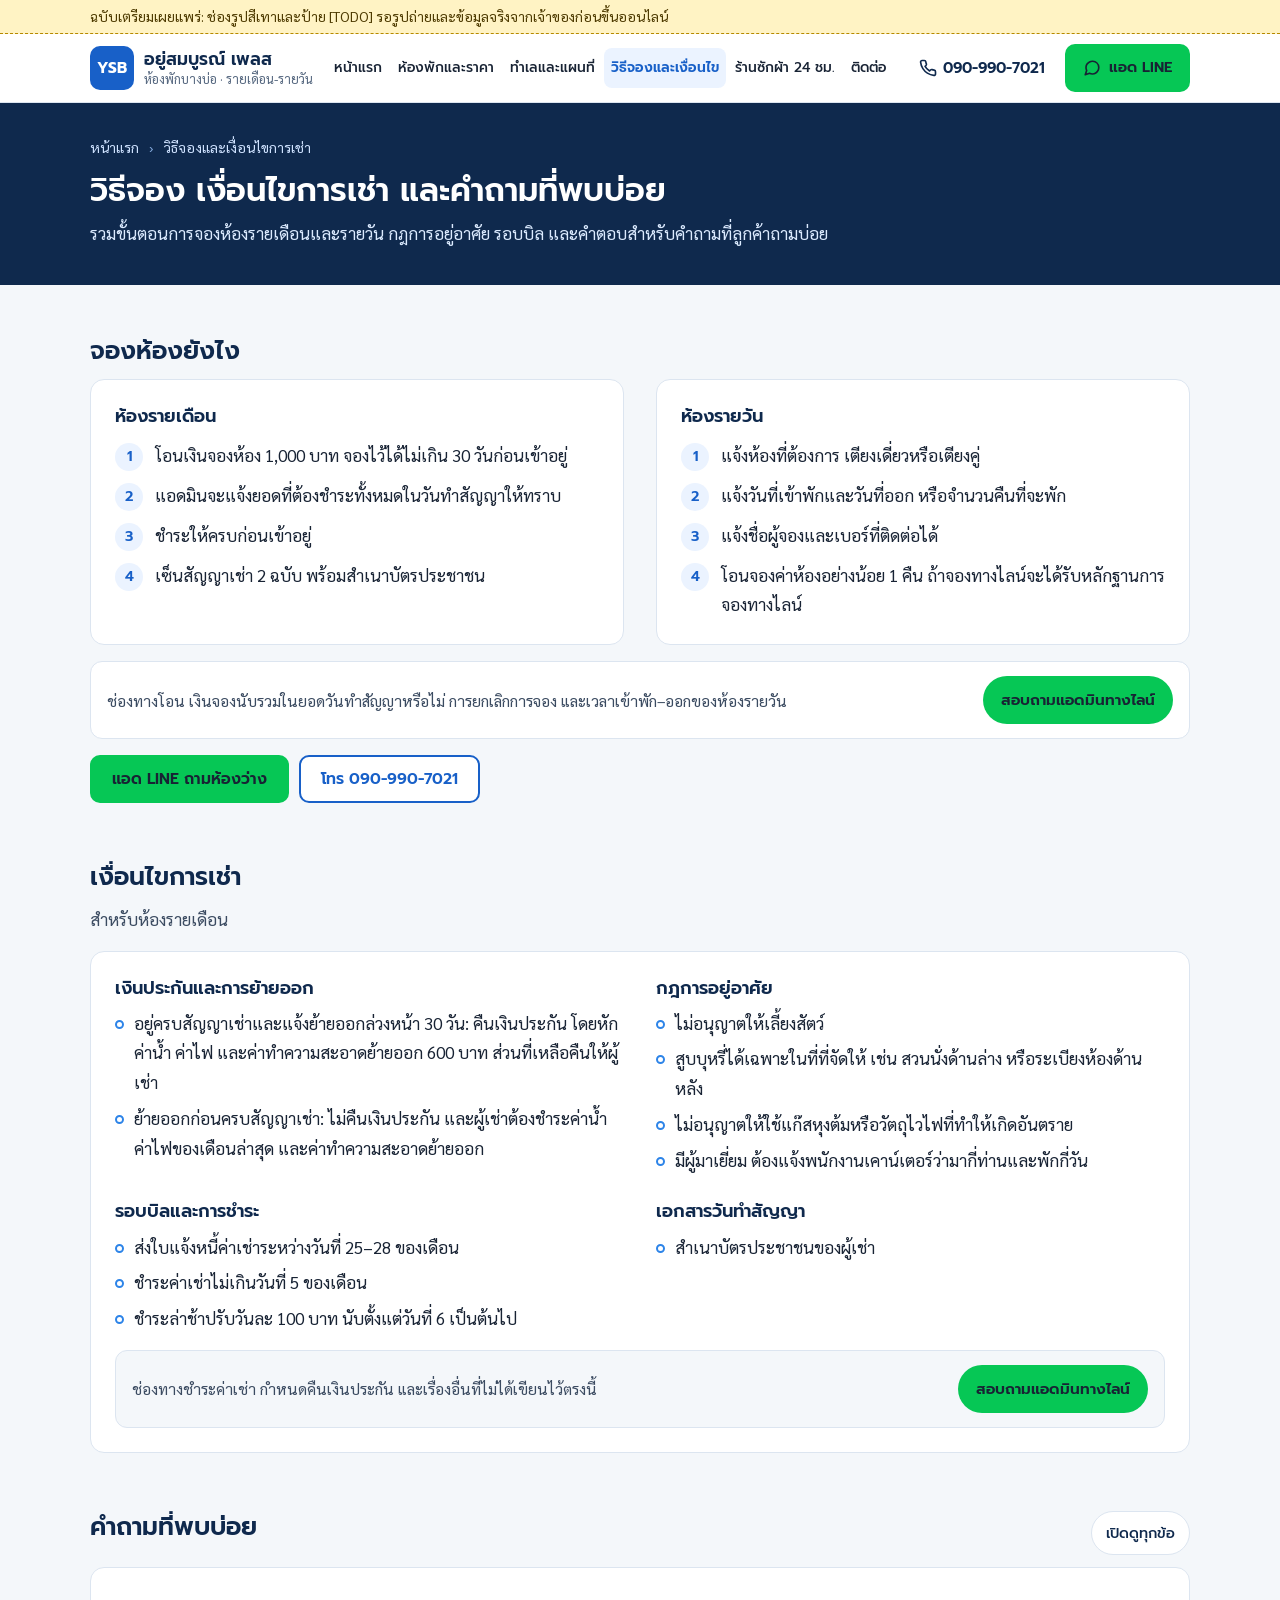
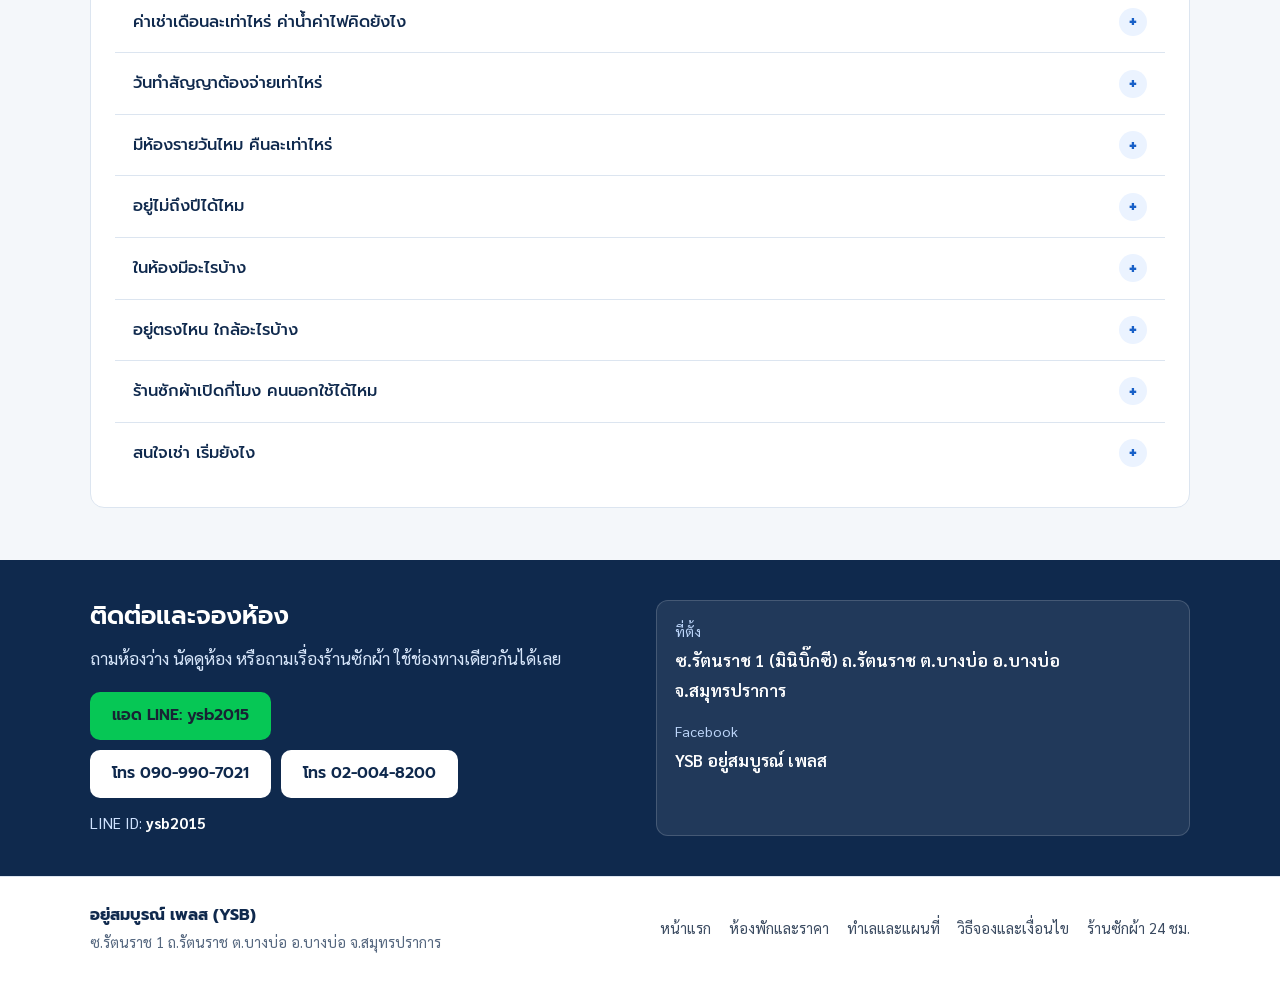
<file: terms.html>
<!doctype html>
<html lang="th">
<head>
  <meta charset="utf-8">
  <meta name="viewport" content="width=device-width, initial-scale=1, viewport-fit=cover">
  <title>วิธีจอง เงื่อนไขการเช่า และคำถามที่พบบ่อย | อยู่สมบูรณ์ เพลส (YSB)</title>
  <meta name="description" content="ขั้นตอนการจองห้องรายเดือนและรายวัน เงื่อนไขการเช่า เงินประกัน กฎการอยู่อาศัย รอบบิล และคำถามที่พบบ่อยของ อยู่สมบูรณ์ เพลส (YSB) บางบ่อ">
  <meta name="robots" content="noindex">

  <meta property="og:type" content="website">
  <meta property="og:locale" content="th_TH">
  <meta property="og:site_name" content="อยู่สมบูรณ์ เพลส (YSB)">
  <meta property="og:title" content="วิธีจอง เงื่อนไขการเช่า และคำถามที่พบบ่อย | อยู่สมบูรณ์ เพลส (YSB)">
  <meta property="og:description" content="ขั้นตอนจองห้องรายเดือน-รายวัน เงื่อนไขการเช่า และคำถามที่พบบ่อย 8 ข้อของ อยู่สมบูรณ์ เพลส">

  <link rel="icon" type="image/svg+xml" href="assets/favicon.svg">
  <link rel="preconnect" href="https://fonts.googleapis.com">
  <link rel="preconnect" href="https://fonts.gstatic.com" crossorigin>
  <link href="https://fonts.googleapis.com/css2?family=Prompt:wght@500;600;700&family=Sarabun:wght@400;600;700&display=swap" rel="stylesheet">
  <link rel="stylesheet" href="styles.css">

  <script type="application/ld+json">
  {
    "@context": "https://schema.org",
    "@type": "FAQPage",
    "mainEntity": [
      {
        "@type": "Question",
        "name": "ค่าเช่าเดือนละเท่าไหร่ ค่าน้ำค่าไฟคิดยังไง",
        "acceptedAnswer": {
          "@type": "Answer",
          "text": "ค่าเช่า 4,000 บาท/เดือน ห้องแอร์พร้อมเฟอร์นิเจอร์ (สัญญาเช่า 6 เดือน) ค่าน้ำ 20 บาท/หน่วย ค่าไฟ 7 บาท/หน่วย"
        }
      },
      {
        "@type": "Question",
        "name": "วันทำสัญญาต้องจ่ายเท่าไหร่",
        "acceptedAnswer": {
          "@type": "Answer",
          "text": "รวม 8,400 บาท คือค่าห้องล่วงหน้า 1 เดือน 4,000 บาท เงินประกันห้อง 1 เดือน 4,000 บาท ค่าเช่ากุญแจและคีย์การ์ด 200 บาท และเงินประกันกุญแจและคีย์การ์ด 200 บาท ถ้าเป็นสัญญาระยะสั้น 1–5 เดือน สอบถามแอดมินทางไลน์ ysb2015"
        }
      },
      {
        "@type": "Question",
        "name": "มีห้องรายวันไหม คืนละเท่าไหร่",
        "acceptedAnswer": {
          "@type": "Answer",
          "text": "มี ห้องเตียงเดี่ยว 500 บาท/คืน ห้องเตียงคู่ 600 บาท/คืน เงินประกันกุญแจ 300 บาท ได้คืนตอนออกถ้าไม่มีความเสียหายอื่น"
        }
      },
      {
        "@type": "Question",
        "name": "อยู่ไม่ถึงปีได้ไหม",
        "acceptedAnswer": {
          "@type": "Answer",
          "text": "ได้ มีสัญญาเช่า 6 เดือน ราคา 4,000 บาท/เดือน และสัญญาระยะสั้น 1–5 เดือน ราคา 5,000 บาท/เดือน ขึ้นอยู่กับว่ามีห้องรายเดือนว่างหรือไม่"
        }
      },
      {
        "@type": "Question",
        "name": "ในห้องมีอะไรบ้าง",
        "acceptedAnswer": {
          "@type": "Answer",
          "text": "ห้องรายเดือน: เตียงพร้อมที่นอน ตู้เสื้อผ้า โต๊ะเครื่องแป้ง ชั้นวางทีวี แอร์ เครื่องทำน้ำอุ่น ชุดโต๊ะและเก้าอี้ โคมไฟ ผ้าม่าน ห้องรายวัน: แอร์ ตู้เย็น ทีวี เครื่องทำน้ำอุ่น ไดร์เป่าผม และ WiFi ฟรี"
        }
      },
      {
        "@type": "Question",
        "name": "อยู่ตรงไหน ใกล้อะไรบ้าง",
        "acceptedAnswer": {
          "@type": "Answer",
          "text": "ซอยรัตนราช 1 (มินิบิ๊กซี) ใกล้ตลาดเตียกุยฮวด อ.บางบ่อ จ.สมุทรปราการ ห่าง รพ.บางบ่อ ประมาณ 1.7 กม."
        }
      },
      {
        "@type": "Question",
        "name": "ร้านซักผ้าเปิดกี่โมง คนนอกใช้ได้ไหม",
        "acceptedAnswer": {
          "@type": "Answer",
          "text": "ร้านเปิด 24 ชั่วโมง คนนอกใช้บริการได้ตามปกติ มีพนักงานให้บริการที่ร้าน จันทร์–ศุกร์ 12:00–16:00 น. และเสาร์–อาทิตย์ 08:00–19:00 น."
        }
      },
      {
        "@type": "Question",
        "name": "สนใจเช่า เริ่มยังไง",
        "acceptedAnswer": {
          "@type": "Answer",
          "text": "ห้องรายเดือน: โอนเงินจองห้อง 1,000 บาท จองไว้ได้ไม่เกิน 30 วัน แอดมินจะแจ้งยอดที่ต้องชำระทั้งหมดในวันทำสัญญา ชำระให้ครบก่อนเข้าอยู่ แล้วเซ็นสัญญาเช่า 2 ฉบับ พร้อมสำเนาบัตรประชาชน ห้องรายวัน: แจ้งห้องที่ต้องการ (เตียงเดี่ยวหรือเตียงคู่) วันที่เข้าพักและวันที่ออก ชื่อผู้จองและเบอร์ติดต่อ แล้วโอนจองค่าห้องอย่างน้อย 1 คืน"
        }
      }
    ]
  }
  </script>
</head>
<body>
  <a class="skip-link" href="#main">ข้ามไปที่เนื้อหา</a>

  <div class="draft-bar" role="note">
    <div class="wrap">
      <span>ฉบับเตรียมเผยแพร่: ช่องรูปสีเทาและป้าย [TODO] รอรูปถ่ายและข้อมูลจริงจากเจ้าของก่อนขึ้นออนไลน์</span>
    </div>
  </div>

  <header class="site-header">
    <div class="wrap header-inner">
      <a class="brand" href="index.html" aria-label="อยู่สมบูรณ์ เพลส (YSB) หน้าแรก">
        <span class="brand-mark" aria-hidden="true">YSB</span>
        <span class="brand-text">
          <strong>อยู่สมบูรณ์ เพลส</strong>
          <small>ห้องพักบางบ่อ · รายเดือน-รายวัน</small>
        </span>
      </a>

      <nav class="main-nav" aria-label="เมนูหลัก">
        <a href="index.html">หน้าแรก</a>
        <a href="rooms.html">ห้องพักและราคา</a>
        <a href="location.html">ทำเลและแผนที่</a>
        <a href="terms.html" aria-current="page">วิธีจองและเงื่อนไข</a>
        <a href="laundry.html">ร้านซักผ้า 24 ชม.</a>
        <a href="#contact">ติดต่อ</a>
      </nav>

      <div class="header-actions">
        <a class="header-phone" href="tel:+66909907021">
          <svg class="ico" viewBox="0 0 24 24" aria-hidden="true"><path d="M22 16.92v3a2 2 0 0 1-2.18 2 19.79 19.79 0 0 1-8.63-3.07 19.5 19.5 0 0 1-6-6 19.79 19.79 0 0 1-3.07-8.67A2 2 0 0 1 4.11 2h3a2 2 0 0 1 2 1.72c.127.96.361 1.903.7 2.81a2 2 0 0 1-.45 2.11L8.09 9.91a16 16 0 0 0 6 6l1.27-1.27a2 2 0 0 1 2.11-.45c.907.339 1.85.573 2.81.7A2 2 0 0 1 22 16.92z"/></svg>
          <span>090-990-7021</span>
        </a>
        <a class="btn btn-line header-line" href="https://line.me/ti/p/~ysb2015" target="_blank" rel="noopener" aria-label="แอด LINE ถามห้องว่าง">
          <svg class="ico" viewBox="0 0 24 24" aria-hidden="true"><path d="M21 11.5a8.38 8.38 0 0 1-.9 3.8 8.5 8.5 0 0 1-7.6 4.7 8.38 8.38 0 0 1-3.8-.9L3 21l1.9-5.7a8.38 8.38 0 0 1-.9-3.8 8.5 8.5 0 0 1 4.7-7.6 8.38 8.38 0 0 1 3.8-.9h.5a8.48 8.48 0 0 1 8 8v.5z"/></svg>
          <span>แอด LINE<span class="line-label-extra"> ถามห้องว่าง</span></span>
        </a>
        <button class="menu-toggle" type="button" aria-expanded="false" aria-controls="mobile-nav" aria-label="เปิดเมนูนำทาง">
          <svg class="ico" viewBox="0 0 24 24" aria-hidden="true"><line x1="3" y1="6" x2="21" y2="6"/><line x1="3" y1="12" x2="21" y2="12"/><line x1="3" y1="18" x2="21" y2="18"/></svg>
        </button>
      </div>
    </div>

    <nav class="mobile-nav" id="mobile-nav" aria-label="เมนูมือถือ" hidden>
      <div class="wrap mobile-nav-links">
        <a href="index.html">หน้าแรก</a>
        <a href="rooms.html">ห้องพักและราคา</a>
        <a href="location.html">ทำเลและแผนที่</a>
        <a href="terms.html" aria-current="page">วิธีจอง เงื่อนไข และคำถามพบบ่อย</a>
        <a href="laundry.html">ร้านซักผ้า 24 ชั่วโมง</a>
        <a href="#contact">ติดต่อและจองห้อง</a>
      </div>
    </nav>
  </header>

  <main id="main">
    <section class="page-banner">
      <div class="wrap">
        <nav class="breadcrumb" aria-label="เส้นทางหน้า">
          <a href="index.html">หน้าแรก</a>
          <span aria-hidden="true">›</span>
          <span>วิธีจองและเงื่อนไขการเช่า</span>
        </nav>
        <h1>วิธีจอง เงื่อนไขการเช่า และคำถามที่พบบ่อย</h1>
        <p>รวมขั้นตอนการจองห้องรายเดือนและรายวัน กฎการอยู่อาศัย รอบบิล และคำตอบสำหรับคำถามที่ลูกค้าถามบ่อย</p>
      </div>
    </section>

    <section class="section" id="booking-steps">
      <div class="wrap">
        <h2>จองห้องยังไง</h2>
        <div class="booking-steps-grid">
          <div class="card step-card">
            <h3>ห้องรายเดือน</h3>
            <ol class="step-list">
              <li>โอนเงินจองห้อง 1,000 บาท จองไว้ได้ไม่เกิน 30 วันก่อนเข้าอยู่</li>
              <li>แอดมินจะแจ้งยอดที่ต้องชำระทั้งหมดในวันทำสัญญาให้ทราบ</li>
              <li>ชำระให้ครบก่อนเข้าอยู่</li>
              <li>เซ็นสัญญาเช่า 2 ฉบับ พร้อมสำเนาบัตรประชาชน</li>
            </ol>
          </div>
          <div class="card step-card">
            <h3>ห้องรายวัน</h3>
            <ol class="step-list">
              <li>แจ้งห้องที่ต้องการ เตียงเดี่ยวหรือเตียงคู่</li>
              <li>แจ้งวันที่เข้าพักและวันที่ออก หรือจำนวนคืนที่จะพัก</li>
              <li>แจ้งชื่อผู้จองและเบอร์ที่ติดต่อได้</li>
              <li>โอนจองค่าห้องอย่างน้อย 1 คืน ถ้าจองทางไลน์จะได้รับหลักฐานการจองทางไลน์</li>
            </ol>
          </div>
        </div>

        <div class="ask">
          <p>ช่องทางโอน เงินจองนับรวมในยอดวันทำสัญญาหรือไม่ การยกเลิกการจอง และเวลาเข้าพัก–ออกของห้องรายวัน</p>
          <a class="ask-line" href="https://line.me/ti/p/~ysb2015" target="_blank" rel="noopener">สอบถามแอดมินทางไลน์</a>
        </div>

        <div class="section-cta-row">
          <a class="btn btn-line" href="https://line.me/ti/p/~ysb2015" target="_blank" rel="noopener">แอด LINE ถามห้องว่าง</a>
          <a class="btn btn-outline" href="tel:+66909907021">โทร 090-990-7021</a>
        </div>
      </div>
    </section>

    <section class="section" id="house-rules">
      <div class="wrap">
        <h2>เงื่อนไขการเช่า</h2>
        <p class="section-sub">สำหรับห้องรายเดือน</p>
        <div class="card terms-card">
          <div class="terms-grid">
            <div class="terms-group">
              <h3>เงินประกันและการย้ายออก</h3>
              <ul class="bullet-list">
                <li>อยู่ครบสัญญาเช่าและแจ้งย้ายออกล่วงหน้า 30 วัน: คืนเงินประกัน โดยหักค่าน้ำ ค่าไฟ และค่าทำความสะอาดย้ายออก 600 บาท ส่วนที่เหลือคืนให้ผู้เช่า</li>
                <li>ย้ายออกก่อนครบสัญญาเช่า: ไม่คืนเงินประกัน และผู้เช่าต้องชำระค่าน้ำ ค่าไฟของเดือนล่าสุด และค่าทำความสะอาดย้ายออก</li>
              </ul>
            </div>

            <div class="terms-group">
              <h3>กฎการอยู่อาศัย</h3>
              <ul class="bullet-list">
                <li>ไม่อนุญาตให้เลี้ยงสัตว์</li>
                <li>สูบบุหรี่ได้เฉพาะในที่ที่จัดให้ เช่น สวนนั่งด้านล่าง หรือระเบียงห้องด้านหลัง</li>
                <li>ไม่อนุญาตให้ใช้แก๊สหุงต้มหรือวัตถุไวไฟที่ทำให้เกิดอันตราย</li>
                <li>มีผู้มาเยี่ยม ต้องแจ้งพนักงานเคาน์เตอร์ว่ามากี่ท่านและพักกี่วัน</li>
              </ul>
            </div>

            <div class="terms-group">
              <h3>รอบบิลและการชำระ</h3>
              <ul class="bullet-list">
                <li>ส่งใบแจ้งหนี้ค่าเช่าระหว่างวันที่ 25–28 ของเดือน</li>
                <li>ชำระค่าเช่าไม่เกินวันที่ 5 ของเดือน</li>
                <li>ชำระล่าช้าปรับวันละ 100 บาท นับตั้งแต่วันที่ 6 เป็นต้นไป</li>
              </ul>
            </div>

            <div class="terms-group">
              <h3>เอกสารวันทำสัญญา</h3>
              <ul class="bullet-list">
                <li>สำเนาบัตรประชาชนของผู้เช่า</li>
              </ul>
            </div>
          </div>

          <div class="ask">
            <p>ช่องทางชำระค่าเช่า กำหนดคืนเงินประกัน และเรื่องอื่นที่ไม่ได้เขียนไว้ตรงนี้</p>
            <a class="ask-line" href="https://line.me/ti/p/~ysb2015" target="_blank" rel="noopener">สอบถามแอดมินทางไลน์</a>
          </div>
        </div>
      </div>
    </section>

    <section class="section" id="faq">
      <div class="wrap">
        <div class="faq-controls">
          <h2>คำถามที่พบบ่อย</h2>
          <button class="faq-toggle-all" type="button" data-faq-toggle-all>เปิดดูทุกข้อ</button>
        </div>

        <div class="card faq-card" data-faq-group>
          <details class="faq-item">
            <summary>ค่าเช่าเดือนละเท่าไหร่ ค่าน้ำค่าไฟคิดยังไง</summary>
            <div class="faq-body">
              <p>ค่าเช่า 4,000 บาท/เดือน ห้องแอร์พร้อมเฟอร์นิเจอร์ (สัญญาเช่า 6 เดือน) ค่าน้ำ 20 บาท/หน่วย ค่าไฟ 7 บาท/หน่วย</p>
            </div>
          </details>

          <details class="faq-item">
            <summary>วันทำสัญญาต้องจ่ายเท่าไหร่</summary>
            <div class="faq-body">
              <p>รวม 8,400 บาท คือค่าห้องล่วงหน้า 1 เดือน 4,000 บาท เงินประกันห้อง 1 เดือน 4,000 บาท ค่าเช่ากุญแจและคีย์การ์ด 200 บาท และเงินประกันกุญแจและคีย์การ์ด 200 บาท</p>
              <p>ถ้าเป็นสัญญาระยะสั้น 1–5 เดือน สอบถามแอดมินทางไลน์ ysb2015</p>
            </div>
          </details>

          <details class="faq-item">
            <summary>มีห้องรายวันไหม คืนละเท่าไหร่</summary>
            <div class="faq-body">
              <p>มี ห้องเตียงเดี่ยว 500 บาท/คืน ห้องเตียงคู่ 600 บาท/คืน เงินประกันกุญแจ 300 บาท ได้คืนตอนออกถ้าไม่มีความเสียหายอื่น</p>
            </div>
          </details>

          <details class="faq-item">
            <summary>อยู่ไม่ถึงปีได้ไหม</summary>
            <div class="faq-body">
              <p>ได้ มีสัญญาเช่า 6 เดือน ราคา 4,000 บาท/เดือน และสัญญาระยะสั้น 1–5 เดือน ราคา 5,000 บาท/เดือน ขึ้นอยู่กับว่ามีห้องรายเดือนว่างหรือไม่</p>
            </div>
          </details>

          <details class="faq-item">
            <summary>ในห้องมีอะไรบ้าง</summary>
            <div class="faq-body">
              <p>ห้องรายเดือน: เตียงพร้อมที่นอน ตู้เสื้อผ้า โต๊ะเครื่องแป้ง ชั้นวางทีวี แอร์ เครื่องทำน้ำอุ่น ชุดโต๊ะและเก้าอี้ โคมไฟ ผ้าม่าน</p>
              <p>ห้องรายวัน: แอร์ ตู้เย็น ทีวี เครื่องทำน้ำอุ่น ไดร์เป่าผม และ WiFi ฟรี</p>
            </div>
          </details>

          <details class="faq-item">
            <summary>อยู่ตรงไหน ใกล้อะไรบ้าง</summary>
            <div class="faq-body">
              <p>ซอยรัตนราช 1 (มินิบิ๊กซี) ใกล้ตลาดเตียกุยฮวด อ.บางบ่อ จ.สมุทรปราการ ห่าง รพ.บางบ่อ ประมาณ 1.7 กม.</p>
            </div>
          </details>

          <details class="faq-item">
            <summary>ร้านซักผ้าเปิดกี่โมง คนนอกใช้ได้ไหม</summary>
            <div class="faq-body">
              <p>ร้านเปิด 24 ชั่วโมง คนนอกใช้บริการได้ตามปกติ มีพนักงานให้บริการที่ร้าน จันทร์–ศุกร์ 12:00–16:00 น. และเสาร์–อาทิตย์ 08:00–19:00 น.</p>
            </div>
          </details>

          <details class="faq-item">
            <summary>สนใจเช่า เริ่มยังไง</summary>
            <div class="faq-body">
              <p>ห้องรายเดือน: โอนเงินจองห้อง 1,000 บาท จองไว้ได้ไม่เกิน 30 วัน แอดมินจะแจ้งยอดที่ต้องชำระทั้งหมดในวันทำสัญญา ชำระให้ครบก่อนเข้าอยู่ แล้วเซ็นสัญญาเช่า 2 ฉบับ พร้อมสำเนาบัตรประชาชน</p>
              <p>ห้องรายวัน: แจ้งห้องที่ต้องการ (เตียงเดี่ยวหรือเตียงคู่) วันที่เข้าพักและวันที่ออก ชื่อผู้จองและเบอร์ติดต่อ แล้วโอนจองค่าห้องอย่างน้อย 1 คืน</p>
            </div>
          </details>
        </div>
      </div>
    </section>

    <section class="contact-section" id="contact">
      <div class="wrap contact-grid">
        <div>
          <h2>ติดต่อและจองห้อง</h2>
          <p class="contact-intro">ถามห้องว่าง นัดดูห้อง หรือถามเรื่องร้านซักผ้า ใช้ช่องทางเดียวกันได้เลย</p>
          <div class="contact-actions">
            <a class="btn btn-line" href="https://line.me/ti/p/~ysb2015" target="_blank" rel="noopener">แอด LINE: ysb2015</a>
            <a class="btn btn-white" href="tel:+66909907021">โทร 090-990-7021</a>
            <a class="btn btn-white" href="tel:+6620048200">โทร 02-004-8200</a>
          </div>
          <p class="contact-line-id">LINE ID: <strong>ysb2015</strong></p>
        </div>
        <dl class="contact-facts">
          <div><dt>ที่ตั้ง</dt><dd>ซ.รัตนราช 1 (มินิบิ๊กซี) ถ.รัตนราช ต.บางบ่อ อ.บางบ่อ จ.สมุทรปราการ</dd></div>
          <div><dt>Facebook</dt><dd>YSB อยู่สมบูรณ์ เพลส</dd></div>
        </dl>
      </div>
    </section>
  </main>

  <footer class="site-footer">
    <div class="wrap footer-inner">
      <div>
        <strong>อยู่สมบูรณ์ เพลส (YSB)</strong>
        <p>ซ.รัตนราช 1 ถ.รัตนราช ต.บางบ่อ อ.บางบ่อ จ.สมุทรปราการ</p>
      </div>
      <nav class="footer-links" aria-label="เมนูล่าง">
        <a href="index.html">หน้าแรก</a>
        <a href="rooms.html">ห้องพักและราคา</a>
        <a href="location.html">ทำเลและแผนที่</a>
        <a href="terms.html">วิธีจองและเงื่อนไข</a>
        <a href="laundry.html">ร้านซักผ้า 24 ชม.</a>
      </nav>
    </div>
  </footer>

  <div class="sticky-cta" aria-label="ช่องทางติดต่อด่วน">
    <a class="btn btn-line" href="https://line.me/ti/p/~ysb2015" target="_blank" rel="noopener">แอด LINE</a>
    <a class="btn btn-call" href="tel:+66909907021">โทร 090-990-7021</a>
  </div>

  <script src="app.js" defer></script>
</body>
</html>
</file>
<file: styles.css>
/* ==========================================================================
   อยู่สมบูรณ์ เพลส (YSB) — Production Booking-Site Design System
   Clean White/Blue Layout · Mobile-First · WCAG AA · Prompt + Sarabun
   ========================================================================== */

:root {
  /* Primary Booking Blues (Trip-style clean white/blue palette) */
  --navy: #0F294D;
  --navy-soft: #173A6B;
  --blue: #1860C8;         /* White text on #1860C8 = 5.88:1 (WCAG AA) */
  --blue-hover: #134FA6;
  --blue-soft: #EBF3FF;
  --blue-border: #C5DBFA;
  --sky: #2D84E8;

  /* Neutrals */
  --bg: #F4F7FA;
  --white: #FFFFFF;
  --ink: #182334;          /* Primary text on white = 15.6:1 */
  --soft: #3B4B61;         /* Secondary text on white = 8.7:1 */
  --muted: #55677F;        /* Muted text on white = 5.7:1 (WCAG AA) */
  --line: #DCE5F0;

  /* Strict Brand Accents */
  --line-green: #06C755;   /* LINE buttons ONLY; always pair with --ink text */
  --line-green-hover: #05B14C;
  --orange: #F2913D;       /* 24h Laundry ONLY; always pair with --ink text */
  --orange-soft: #FFF5EC;
  --orange-border: #F5C392;

  /* Typography & Layout */
  --head: 'Prompt', 'Leelawadee UI', 'Segoe UI', Tahoma, sans-serif;
  --body: 'Sarabun', 'Leelawadee UI', 'Segoe UI', Tahoma, sans-serif;
  --wrap: 1140px;
  --radius-card: 14px;
  --radius-btn: 10px;
}

*, *::before, *::after { box-sizing: border-box; }
[hidden] { display: none !important; }
html { -webkit-text-size-adjust: 100%; }

body {
  margin: 0;
  font-family: var(--body);
  font-size: 1.0625rem; /* 17px mobile baseline */
  line-height: 1.75;
  color: var(--ink);
  background: var(--bg);
  padding-bottom: calc(76px + env(safe-area-inset-bottom));
  overflow-x: hidden;
}

h1, h2, h3, h4, p, ul, ol, dl, dd, figure, table { margin: 0; }
ul { padding: 0; list-style: none; }
a { color: var(--blue); }

:focus-visible {
  outline: 3px solid var(--navy);
  outline-offset: 2px;
  border-radius: 4px;
}

.wrap {
  max-width: var(--wrap);
  margin: 0 auto;
  padding: 0 16px;
}

.skip-link {
  position: absolute;
  left: -9999px;
  top: 0;
  background: var(--white);
  color: var(--navy);
  padding: 12px 16px;
  font-family: var(--head);
  font-weight: 600;
  z-index: 120;
}
.skip-link:focus { left: 8px; top: 8px; }

/* ---------- Icons ---------- */
.ico, .chip-ico {
  flex: none;
  fill: none;
  stroke: currentColor;
  stroke-width: 2.2;
  stroke-linecap: round;
  stroke-linejoin: round;
}
.ico { width: 18px; height: 18px; }
.chip-ico { width: 15px; height: 15px; color: var(--blue); }

/* ---------- Pre-launch Draft Notice & TODO Placeholders ---------- */
.draft-bar {
  background: #FFF3C4;
  color: #4D3A00;
  border-bottom: 1px dashed #B58900;
  font-size: 0.875rem;
  line-height: 1.5;
  padding: 6px 0;
}
.todo {
  display: inline;
  background: #FFF3C4;
  color: #4D3A00;
  border: 1px dashed #B58900;
  border-radius: 4px;
  padding: 2px 7px;
  font-size: 0.92em;
  font-weight: 600;
  -webkit-box-decoration-break: clone;
  box-decoration-break: clone;
}
.todo-line { margin-top: 10px; }

.photo-slot {
  display: flex;
  flex-direction: column;
  align-items: center;
  justify-content: center;
  gap: 8px;
  text-align: center;
  padding: 16px;
  aspect-ratio: 4 / 3;
  background: #E8EEF3;
  border: 2px dashed #A3B3C4;
  border-radius: 12px;
  color: var(--soft);
  font-size: 0.92rem;
  line-height: 1.45;
}
.photo-slot figcaption { max-width: 24em; }
.photo-slot figcaption strong {
  display: block;
  font-weight: 600;
  color: var(--ink);
}
.photo-slot small {
  display: block;
  color: var(--muted);
  font-size: 0.84rem;
  margin-top: 3px;
}
.photo-ico {
  width: 30px;
  height: 30px;
  fill: none;
  stroke: #6E8299;
  stroke-width: 1.8;
  stroke-linecap: round;
  stroke-linejoin: round;
}

/* ---------- Buttons ---------- */
.btn {
  display: inline-flex;
  align-items: center;
  justify-content: center;
  gap: 8px;
  min-height: 48px;
  padding: 11px 20px;
  border-radius: var(--radius-btn);
  border: 2px solid transparent;
  font-family: var(--head);
  font-weight: 600;
  font-size: 0.98rem;
  line-height: 1.3;
  text-decoration: none;
  text-align: center;
  cursor: pointer;
}
.btn-line {
  background: var(--line-green);
  color: var(--ink);
}
.btn-line:hover { background: var(--line-green-hover); }

.btn-search,
.btn-primary,
.btn-call {
  background: var(--blue);
  color: var(--white);
}
.btn-search:hover,
.btn-primary:hover,
.btn-call:hover { background: var(--blue-hover); }
.btn-search { width: 100%; min-height: 52px; }

.btn-outline {
  background: var(--white);
  color: var(--blue);
  border-color: var(--blue);
}
.btn-outline:hover { background: var(--blue-soft); }

.btn-white {
  background: var(--white);
  color: var(--navy);
}
.btn-white:hover { background: var(--blue-soft); }

.btn-block { width: 100%; }

/* ---------- "สอบถามแอดมินทางไลน์" Box ---------- */
.ask {
  display: flex;
  flex-wrap: wrap;
  align-items: center;
  gap: 10px 18px;
  margin-top: 16px;
  padding: 14px 16px;
  background: var(--white);
  border: 1px solid var(--line);
  border-radius: 12px;
}
.card .ask { background: var(--bg); }
.ask p {
  flex: 1 1 16em;
  color: var(--soft);
  font-size: 0.98rem;
  line-height: 1.6;
}
.ask-line {
  display: inline-flex;
  align-items: center;
  justify-content: center;
  min-height: 48px;
  padding: 8px 18px;
  border-radius: 999px;
  background: var(--line-green);
  color: var(--ink);
  font-family: var(--head);
  font-weight: 600;
  font-size: 0.95rem;
  line-height: 1.3;
  text-decoration: none;
  white-space: nowrap;
}
.ask-line:hover { background: var(--line-green-hover); }

/* ---------- Top Header ---------- */
.site-header {
  position: sticky;
  top: 0;
  z-index: 40;
  background: var(--white);
  border-bottom: 1px solid var(--line);
}
.header-inner {
  display: flex;
  align-items: center;
  justify-content: space-between;
  gap: 12px;
  min-height: 68px;
  flex-wrap: nowrap;
}
.brand {
  display: inline-flex;
  align-items: center;
  gap: 10px;
  min-height: 48px;
  text-decoration: none;
  color: var(--navy);
  flex-shrink: 0;
}
.brand-mark {
  display: grid;
  place-items: center;
  width: 44px;
  height: 44px;
  border-radius: 10px;
  background: var(--blue);
  color: var(--white);
  font-family: var(--head);
  font-weight: 700;
  font-size: 0.96rem;
  letter-spacing: 0.02em;
  flex: none;
}
.brand-text {
  display: flex;
  flex-direction: column;
  justify-content: center;
  line-height: 1.25;
  flex-shrink: 0;
}
.brand-text strong {
  font-family: var(--head);
  font-weight: 600;
  font-size: 1rem;
  color: var(--navy);
  white-space: nowrap;
}
.brand-text small {
  display: none;
  font-size: 0.8rem;
  color: var(--muted);
  white-space: nowrap;
}

.main-nav { display: none; }
.header-actions {
  display: flex;
  align-items: center;
  gap: 8px;
  flex-shrink: 0;
}
.header-phone { display: none; }
.header-line {
  padding: 8px 12px;
  font-size: 0.88rem;
  min-height: 48px;
}
.header-line span { white-space: nowrap; }
.line-label-extra { display: none; }

.menu-toggle {
  display: inline-flex;
  align-items: center;
  justify-content: center;
  width: 48px;
  height: 48px;
  border: 1px solid var(--line);
  border-radius: 10px;
  background: var(--white);
  color: var(--navy);
  cursor: pointer;
}

.mobile-nav {
  background: var(--white);
  border-top: 1px solid var(--line);
  padding: 10px 0 16px;
}
.mobile-nav-links {
  display: grid;
  gap: 2px;
}
.mobile-nav-links a {
  display: flex;
  align-items: center;
  justify-content: space-between;
  min-height: 48px;
  padding: 8px 12px;
  border-radius: 8px;
  text-decoration: none;
  color: var(--navy);
  font-family: var(--head);
  font-weight: 500;
  font-size: 1rem;
}
.mobile-nav-links a:hover,
.mobile-nav-links a[aria-current="page"] {
  background: var(--blue-soft);
  color: var(--blue);
}

/* ---------- Subpage Banner & Breadcrumb ---------- */
.page-banner {
  background: var(--navy);
  color: var(--white);
  padding: 24px 0 28px;
}
.page-banner.is-laundry {
  background: var(--navy);
  border-bottom: 6px solid var(--orange);
}
.breadcrumb {
  display: flex;
  flex-wrap: wrap;
  align-items: center;
  gap: 6px 10px;
  font-size: 0.88rem;
  color: #CFE2FF;
  margin-bottom: 10px;
}
.breadcrumb a {
  color: #CFE2FF;
  text-decoration: none;
}
.breadcrumb a:hover { text-decoration: underline; }
.breadcrumb span[aria-hidden="true"] { color: #82A8DB; }
.page-banner h1 {
  font-family: var(--head);
  font-weight: 600;
  font-size: 1.65rem;
  line-height: 1.3;
  color: var(--white);
}
.page-banner p {
  margin-top: 8px;
  color: #DCEBFF;
  max-width: 44em;
}
.banner-actions {
  display: flex;
  flex-wrap: wrap;
  gap: 10px;
  margin-top: 16px;
}

/* ---------- Home Hero & Floating Booking Search Box ---------- */
.hero-backdrop {
  background: var(--navy);
  color: var(--white);
  padding: 22px 0 64px;
}
.hero-top-grid {
  display: grid;
  grid-template-columns: minmax(0, 1fr);
  gap: 20px;
}
.hero-top-grid > * { min-width: 0; }
.hero-location-pill {
  display: inline-flex;
  align-items: center;
  gap: 6px;
  background: rgba(255, 255, 255, 0.13);
  color: #DCEBFF;
  border-radius: 999px;
  padding: 5px 13px;
  font-size: 0.88rem;
  line-height: 1.4;
  margin-bottom: 10px;
}
.hero h1 {
  font-family: var(--head);
  font-weight: 600;
  font-size: 1.72rem;
  line-height: 1.3;
  color: var(--white);
}
.hero-tagline {
  font-family: var(--head);
  font-weight: 500;
  font-size: 1.08rem;
  color: #CFE2FF;
  margin-top: 6px;
}
.hero-lead {
  color: #E3EEFF;
  margin-top: 10px;
  max-width: 42em;
  font-size: 1rem;
  line-height: 1.7;
}

/* 4-Row Rate Board in Hero */
.quick-rates {
  display: grid;
  grid-template-columns: repeat(2, minmax(0, 1fr));
  gap: 8px;
  margin-top: 16px;
}
.quick-rate {
  background: rgba(255, 255, 255, 0.1);
  border: 1px solid rgba(255, 255, 255, 0.2);
  border-radius: 10px;
  padding: 10px 12px;
  display: flex;
  flex-direction: column;
  justify-content: space-between;
  gap: 4px;
}
.quick-rate dt {
  font-size: 0.9rem;
  line-height: 1.35;
  color: #E2EEFF;
}
.quick-rate dt small {
  display: block;
  font-size: 0.8rem;
  color: #BDD6FA;
}
.quick-rate dd {
  font-family: var(--head);
  font-weight: 600;
  font-size: 1.05rem;
  line-height: 1.3;
  color: var(--white);
}
.quick-rate dd small {
  display: block;
  font-family: var(--body);
  font-weight: 400;
  font-size: 0.82rem;
  color: #CFE2FF;
}
.quick-rate-laundry {
  background: var(--orange);
  border-color: var(--orange);
}
.quick-rate-laundry dt,
.quick-rate-laundry dt small,
.quick-rate-laundry dd {
  color: var(--ink);
}

.hero-cta-inline {
  display: flex;
  flex-wrap: wrap;
  align-items: center;
  gap: 10px 14px;
  margin-top: 16px;
}
.hero-cta-note {
  font-size: 0.92rem;
  color: #CFE2FF;
}
.hero-cta-note strong { color: var(--white); }

.hero-photo {
  background: #DCE5EE;
  border-color: #8CA3BA;
  aspect-ratio: 16 / 10;
}

/* Floating Booking / Search Box */
.search-wrap {
  margin-top: -44px;
  position: relative;
  z-index: 10;
}
.booking-box {
  background: var(--white);
  border: 1px solid var(--line);
  border-radius: 16px;
  box-shadow: 0 6px 20px rgba(15, 41, 77, 0.08);
  overflow: hidden;
}
.booking-tabs {
  display: flex;
  border-bottom: 1px solid var(--line);
  background: #F8FAFD;
  padding: 0 12px;
  gap: 4px;
}
.booking-tab {
  display: inline-flex;
  align-items: center;
  justify-content: center;
  gap: 8px;
  min-height: 52px;
  padding: 12px 20px;
  border: 0;
  border-bottom: 3px solid transparent;
  background: transparent;
  color: var(--soft);
  font-family: var(--head);
  font-weight: 600;
  font-size: 1rem;
  cursor: pointer;
}
.booking-tab:hover { color: var(--blue); }
.booking-tab.is-active {
  color: var(--blue);
  border-bottom-color: var(--blue);
  background: var(--white);
}

.booking-body { padding: 16px; }
.booking-fields { display: grid; gap: 12px; }
.field-box {
  display: flex;
  flex-direction: column;
  gap: 4px;
  padding: 10px 12px;
  border: 1px solid #C9D7E6;
  border-radius: 10px;
  background: var(--white);
}
.field-box:focus-within {
  border-color: var(--blue);
  box-shadow: 0 0 0 2px rgba(24, 96, 200, 0.14);
}
.field-box label {
  font-size: 0.84rem;
  font-weight: 600;
  color: var(--muted);
  display: flex;
  align-items: center;
  justify-content: space-between;
  gap: 8px;
}
.nights-pill {
  background: var(--blue-soft);
  color: var(--blue);
  border-radius: 999px;
  padding: 1px 9px;
  font-family: var(--head);
  font-size: 0.78rem;
  font-weight: 600;
}
.field-box input,
.field-box select {
  width: 100%;
  border: 0;
  background: transparent;
  font-family: var(--body);
  font-size: 1rem;
  font-weight: 600;
  color: var(--ink);
  min-height: 32px;
  padding: 2px 0;
}
.field-box input:focus,
.field-box select:focus { outline: none; }
.field-action { display: flex; align-items: stretch; }

.booking-meta {
  margin-top: 14px;
  padding-top: 12px;
  border-top: 1px solid var(--line);
  font-size: 0.92rem;
  color: var(--soft);
}
.booking-summary-line {
  display: flex;
  flex-wrap: wrap;
  align-items: center;
  gap: 6px 10px;
}
.meta-sep { color: #B4C2D1; }
.copy-inquiry-btn {
  border: 1px solid var(--blue-border);
  background: var(--blue-soft);
  color: var(--navy);
  border-radius: 999px;
  padding: 4px 12px;
  min-height: 38px;
  font-family: var(--body);
  font-weight: 600;
  font-size: 0.88rem;
  cursor: pointer;
}
.copy-inquiry-btn:hover { background: #DCEBFF; }
.copy-feedback {
  color: #0D6E37;
  font-weight: 600;
  font-size: 0.88rem;
}
.booking-note {
  margin-top: 6px;
  font-size: 0.88rem;
  color: var(--muted);
}

/* ---------- Bento Gallery Strip (Trip.com Property Gallery Style) ---------- */
.bento-gallery {
  display: grid;
  grid-template-columns: repeat(2, minmax(0, 1fr));
  gap: 10px;
}
.bento-gallery .bento-main {
  grid-column: 1 / -1;
}

/* ---------- Sections & Cards ---------- */
.section {
  padding: 38px 0 8px;
  scroll-margin-top: 80px;
}
h2 {
  font-family: var(--head);
  font-weight: 600;
  font-size: 1.4rem;
  line-height: 1.35;
  color: var(--navy);
  margin-bottom: 10px;
}
h3 {
  font-family: var(--head);
  font-weight: 600;
  font-size: 1.12rem;
  line-height: 1.4;
  color: var(--navy);
}
h4 {
  font-family: var(--head);
  font-weight: 600;
  font-size: 1rem;
  color: var(--navy);
}
.section-sub {
  color: var(--soft);
  margin-bottom: 16px;
  max-width: 46em;
}
.card {
  background: var(--white);
  border: 1px solid var(--line);
  border-radius: var(--radius-card);
  padding: 18px;
}
.section-link {
  display: inline-flex;
  align-items: center;
  gap: 6px;
  min-height: 44px;
  font-family: var(--head);
  font-weight: 600;
  font-size: 0.94rem;
  color: var(--blue);
  text-decoration: none;
  white-space: nowrap;
}
.section-link:hover { text-decoration: underline; }

/* ---------- Room Result Cards ---------- */
.section-head-row {
  display: flex;
  flex-direction: column;
  gap: 12px;
  margin-bottom: 18px;
}
.section-head-row .section-sub { margin-bottom: 0; }

.filter-pills {
  display: flex;
  flex-wrap: wrap;
  gap: 8px;
}
.filter-pill {
  min-height: 44px;
  padding: 8px 16px;
  border-radius: 999px;
  border: 1px solid var(--line);
  background: var(--white);
  color: var(--soft);
  font-family: var(--head);
  font-weight: 500;
  font-size: 0.92rem;
  cursor: pointer;
}
.filter-pill:hover { border-color: var(--blue); color: var(--blue); }
.filter-pill.is-active {
  background: var(--blue);
  border-color: var(--blue);
  color: var(--white);
}

.room-list { display: grid; gap: 16px; }
.room-card {
  background: var(--white);
  border: 1px solid var(--line);
  border-radius: var(--radius-card);
  overflow: hidden;
  display: grid;
}
.room-card.is-highlighted {
  border-color: var(--blue);
  box-shadow: 0 0 0 2px rgba(24, 96, 200, 0.16);
}
.room-media {
  position: relative;
  padding: 14px 14px 0;
}
.room-photo { aspect-ratio: 16 / 10; }
.room-tag {
  position: absolute;
  top: 24px;
  left: 24px;
  border-radius: 999px;
  padding: 4px 12px;
  font-family: var(--head);
  font-weight: 600;
  font-size: 0.82rem;
  line-height: 1.3;
}
.tag-monthly { background: var(--navy); color: var(--white); }
.tag-daily { background: var(--blue); color: var(--white); }

.room-info { padding: 16px 18px; }
.room-spec {
  color: var(--muted);
  font-size: 0.94rem;
  margin-top: 3px;
}

.chip-list {
  display: flex;
  flex-wrap: wrap;
  gap: 6px;
  margin-top: 12px;
}
.chip-list li {
  display: inline-flex;
  align-items: center;
  gap: 5px;
  background: var(--blue-soft);
  color: var(--navy);
  border: 1px solid var(--blue-border);
  border-radius: 999px;
  padding: 4px 11px;
  font-size: 0.88rem;
  line-height: 1.35;
}

.room-conditions {
  margin-top: 12px;
  padding-top: 10px;
  border-top: 1px solid var(--line);
  display: grid;
  gap: 4px;
  font-size: 0.94rem;
  color: var(--soft);
}
.room-conditions li {
  position: relative;
  padding-left: 16px;
}
.room-conditions li::before {
  content: "";
  position: absolute;
  left: 0;
  top: 0.65em;
  width: 7px;
  height: 7px;
  border-radius: 50%;
  background: var(--sky);
}

.room-price-col {
  padding: 14px 18px 18px;
  border-top: 1px solid var(--line);
  background: #FAFBFD;
  display: flex;
  flex-direction: column;
  justify-content: space-between;
  gap: 12px;
}
.price-prefix {
  display: block;
  font-size: 0.85rem;
  color: var(--muted);
}
.price-value {
  font-family: var(--head);
  font-weight: 700;
  font-size: 1.55rem;
  line-height: 1.25;
  color: var(--blue);
  margin-top: 2px;
}
.price-value span {
  font-family: var(--body);
  font-weight: 600;
  font-size: 0.95rem;
  color: var(--soft);
}
.price-sub {
  display: block;
  font-size: 0.86rem;
  color: var(--muted);
  margin-top: 3px;
}

/* Comparison Table & Room Contents */
.table-scroll {
  overflow-x: auto;
  -webkit-overflow-scrolling: touch;
}
.compare-table {
  width: 100%;
  min-width: 600px;
  border-collapse: collapse;
  font-size: 0.96rem;
}
.compare-table th,
.compare-table td {
  padding: 12px 14px;
  border-top: 1px solid var(--line);
  text-align: left;
  vertical-align: top;
}
.compare-table thead th {
  border-top: 0;
  background: var(--blue-soft);
  color: var(--navy);
  font-family: var(--head);
  font-weight: 600;
}
.compare-table tbody th {
  font-weight: 600;
  color: var(--navy);
  white-space: nowrap;
}

.room-compare { margin-top: 18px; }
.compare-grid {
  display: grid;
  gap: 14px;
  margin-top: 12px;
}
.compare-col {
  background: var(--bg);
  border: 1px solid var(--line);
  border-radius: 10px;
  padding: 14px;
}
.compare-desc {
  color: var(--soft);
  margin-top: 4px;
  font-size: 0.96rem;
}
.other-building-bar { margin-top: 14px; }

/* ---------- Daily Stay Cost Estimator (Real Verified Numbers Only) ---------- */
.estimator-grid {
  display: grid;
  gap: 14px;
  margin-top: 12px;
}
.estimator-result {
  background: var(--blue-soft);
  border: 1px solid var(--blue-border);
  border-radius: 12px;
  padding: 16px;
}
.estimator-rows {
  display: grid;
  gap: 8px;
}
.estimator-rows div {
  display: flex;
  justify-content: space-between;
  gap: 12px;
  font-size: 0.96rem;
}
.estimator-total {
  margin-top: 10px;
  padding-top: 10px;
  border-top: 2px solid var(--blue);
  font-family: var(--head);
  font-weight: 600;
  font-size: 1.12rem;
  color: var(--blue);
}
.estimator-note {
  margin-top: 8px;
  font-size: 0.88rem;
  color: var(--soft);
}

/* ---------- Price Summary (8,400 Breakdown) ---------- */
.summary-layout { display: grid; gap: 16px; }
.summary-header {
  display: flex;
  flex-wrap: wrap;
  align-items: center;
  justify-content: space-between;
  gap: 8px;
  margin-bottom: 12px;
}
.summary-header h2 { margin-bottom: 0; }
.summary-badge {
  display: inline-block;
  background: var(--blue-soft);
  color: var(--navy);
  border: 1px solid var(--blue-border);
  border-radius: 999px;
  padding: 4px 12px;
  font-family: var(--head);
  font-size: 0.86rem;
  font-weight: 500;
}

.costs-table { width: 100%; border-collapse: collapse; }
.costs-table th,
.costs-table td {
  padding: 12px 6px;
  border-top: 1px solid var(--line);
  text-align: left;
  vertical-align: top;
}
.costs-table tr:first-child th,
.costs-table tr:first-child td { border-top: 0; }
.costs-table th { font-weight: 400; color: var(--soft); }
.costs-table td {
  text-align: right;
  font-weight: 700;
  white-space: nowrap;
  color: var(--ink);
}
.costs-table .total-row th,
.costs-table .total-row td {
  border-top: 2px solid var(--blue);
  padding-top: 14px;
  font-family: var(--head);
  font-weight: 600;
  font-size: 1.15rem;
  color: var(--blue);
}

.utility-card {
  display: flex;
  flex-direction: column;
  gap: 12px;
}
.utility-list { display: grid; gap: 10px; }
.utility-list > div {
  display: flex;
  justify-content: space-between;
  align-items: baseline;
  gap: 12px;
  padding-bottom: 8px;
  border-bottom: 1px solid var(--line);
}
.utility-list dt { color: var(--soft); font-size: 0.96rem; }
.utility-list dd {
  font-family: var(--head);
  font-weight: 600;
  color: var(--navy);
  white-space: nowrap;
}
.utility-note {
  font-size: 0.9rem;
  color: var(--muted);
  line-height: 1.6;
}
.cta-sub {
  text-align: center;
  font-size: 0.92rem;
  color: var(--soft);
}

/* ---------- Amenities Icon Row ---------- */
.amenity-grid {
  display: grid;
  grid-template-columns: repeat(2, minmax(0, 1fr));
  gap: 12px;
  margin-top: 12px;
}
.amenity-item {
  background: var(--white);
  border: 1px solid var(--line);
  border-radius: 12px;
  padding: 16px 12px;
  display: flex;
  flex-direction: column;
  align-items: center;
  text-align: center;
  gap: 10px;
  font-weight: 600;
  font-size: 0.96rem;
  color: var(--navy);
}
.amenity-icon {
  display: grid;
  place-items: center;
  width: 46px;
  height: 46px;
  border-radius: 50%;
  background: var(--blue-soft);
  color: var(--blue);
}
.amenity-icon svg {
  width: 22px;
  height: 22px;
  fill: none;
  stroke: currentColor;
  stroke-width: 2.2;
  stroke-linecap: round;
  stroke-linejoin: round;
}

.photo-row-two {
  display: grid;
  grid-template-columns: 1fr;
  gap: 12px;
  margin-top: 16px;
}
.photo-row-four {
  display: grid;
  grid-template-columns: repeat(2, minmax(0, 1fr));
  gap: 12px;
  margin-top: 16px;
}

/* ---------- Location & Nearby ---------- */
.location-card { display: grid; grid-template-columns: minmax(0, 1fr); gap: 20px; }
.location-card > * { min-width: 0; }
.nearby-list li > span { min-width: 0; }
.address-line {
  font-family: var(--head);
  font-weight: 600;
  font-size: 1.06rem;
  color: var(--navy);
}
.landmark-line { color: var(--soft); margin-top: 4px; }
.location-info h3 {
  margin-top: 18px;
  margin-bottom: 8px;
  font-size: 1.04rem;
}
.nearby-list li {
  display: flex;
  justify-content: space-between;
  gap: 12px;
  padding: 9px 0;
  border-top: 1px solid var(--line);
}
.nearby-list li strong {
  color: var(--navy);
  white-space: nowrap;
}
.nearby-cards {
  display: grid;
  gap: 12px;
  margin-top: 14px;
}
.nearby-card {
  background: var(--white);
  border: 1px solid var(--line);
  border-radius: 12px;
  padding: 16px;
  display: flex;
  align-items: center;
  justify-content: space-between;
  gap: 12px;
}
.nearby-card strong {
  font-family: var(--head);
  color: var(--blue);
  white-space: nowrap;
}
.map-slot {
  aspect-ratio: 16 / 10;
  width: 100%;
  min-height: 0;
}
@media (min-width: 768px) {
  .map-slot { min-height: 230px; }
}

/* ---------- Booking Steps ---------- */
.booking-steps-grid { display: grid; gap: 16px; }
.step-card h3 { margin-bottom: 12px; }
.step-list {
  counter-reset: step;
  display: grid;
  gap: 10px;
  padding: 0;
  list-style: none;
}
.step-list li {
  counter-increment: step;
  display: flex;
  align-items: flex-start;
  gap: 12px;
  color: var(--ink);
}
.step-list li::before {
  content: counter(step);
  flex: none;
  display: grid;
  place-items: center;
  width: 28px;
  height: 28px;
  border-radius: 50%;
  background: var(--blue-soft);
  color: var(--blue);
  font-family: var(--head);
  font-weight: 600;
  font-size: 0.9rem;
  margin-top: 2px;
}
.section-cta-row {
  display: grid;
  gap: 10px;
  margin-top: 16px;
}

/* ---------- House Rules & Terms ---------- */
.terms-grid { display: grid; gap: 22px; }
.terms-group h3 { margin-bottom: 8px; }
.bullet-list { display: grid; gap: 6px; }
.bullet-list li {
  display: flex;
  align-items: baseline;
  gap: 10px;
}
.bullet-list li::before {
  content: "";
  flex: none;
  width: 9px;
  height: 9px;
  border-radius: 50%;
  border: 2.2px solid var(--sky);
  transform: translateY(-1px);
}

/* ---------- 24-Hour Laundry (Orange Accent ONLY Here) ---------- */
.laundry-card { border-top: 6px solid var(--orange); }
.laundry-badge {
  display: inline-block;
  background: var(--orange);
  color: var(--ink);
  border-radius: 999px;
  padding: 3px 14px;
  font-family: var(--head);
  font-weight: 600;
  font-size: 0.92rem;
  margin-bottom: 8px;
}
.laundry-list li::before { border-color: var(--orange); }
.laundry-hours-grid {
  display: grid;
  gap: 12px;
  margin-top: 14px;
}
.laundry-hour-box {
  background: var(--orange-soft);
  border: 1px solid var(--orange-border);
  border-radius: 12px;
  padding: 14px 16px;
}
.laundry-hour-box dt {
  font-size: 0.9rem;
  color: var(--soft);
}
.laundry-hour-box dd {
  font-family: var(--head);
  font-weight: 600;
  font-size: 1.08rem;
  color: var(--ink);
  margin-top: 2px;
}

/* ---------- FAQ Accordion ---------- */
.faq-controls {
  display: flex;
  flex-wrap: wrap;
  align-items: center;
  justify-content: space-between;
  gap: 10px;
  margin-bottom: 12px;
}
.faq-toggle-all {
  min-height: 44px;
  padding: 6px 14px;
  border-radius: 999px;
  border: 1px solid var(--line);
  background: var(--white);
  color: var(--navy);
  font-family: var(--head);
  font-weight: 500;
  font-size: 0.9rem;
  cursor: pointer;
}
.faq-toggle-all:hover { border-color: var(--blue); color: var(--blue); }
.faq-card { padding: 0; overflow: hidden; }
.faq-item { border-top: 1px solid var(--line); }
.faq-item:first-child { border-top: 0; }
.faq-item summary {
  cursor: pointer;
  list-style: none;
  display: flex;
  align-items: center;
  justify-content: space-between;
  gap: 16px;
  padding: 16px 18px;
  min-height: 56px;
  font-family: var(--head);
  font-weight: 500;
  font-size: 1.02rem;
  color: var(--navy);
}
.faq-item summary::-webkit-details-marker { display: none; }
.faq-item summary:hover { background: #F8FBFF; }
.faq-item summary::after {
  content: "+";
  flex: none;
  display: grid;
  place-items: center;
  width: 28px;
  height: 28px;
  border-radius: 50%;
  background: var(--blue-soft);
  color: var(--blue);
  font-family: var(--head);
  font-weight: 600;
  font-size: 1.2rem;
  line-height: 1;
}
.faq-item[open] summary::after { content: "–"; }
.faq-body {
  padding: 0 18px 16px;
  color: var(--soft);
  max-width: 50em;
}
.faq-body p + p { margin-top: 8px; }

/* ---------- Contact & Footer ---------- */
.contact-section {
  margin-top: 44px;
  background: var(--navy);
  color: var(--white);
  padding: 40px 0;
}
.contact-section h2 { color: var(--white); }
.contact-intro {
  color: #D7E6FA;
  margin-bottom: 18px;
}
.contact-grid { display: grid; gap: 24px; }
.contact-actions { display: grid; gap: 10px; }
.contact-line-id {
  margin-top: 12px;
  color: #CFE2FF;
  font-size: 0.96rem;
}
.contact-line-id strong { color: var(--white); }
.contact-facts {
  background: rgba(255, 255, 255, 0.08);
  border: 1px solid rgba(255, 255, 255, 0.16);
  border-radius: 12px;
  padding: 18px;
  display: grid;
  gap: 14px;
  align-content: start;
}
.contact-facts dt { font-size: 0.88rem; color: #BDD6FA; }
.contact-facts dd { font-weight: 600; color: var(--white); margin-top: 2px; }

.site-footer {
  background: var(--white);
  border-top: 1px solid var(--line);
  padding: 24px 0 30px;
  font-size: 0.92rem;
  color: var(--muted);
}
.footer-inner {
  display: flex;
  flex-direction: column;
  gap: 14px;
}
.footer-inner strong {
  font-family: var(--head);
  color: var(--navy);
  font-size: 1rem;
}
.footer-links {
  display: flex;
  flex-wrap: wrap;
  gap: 8px 18px;
}
.footer-links a {
  color: var(--soft);
  text-decoration: none;
  padding: 6px 0;
}
.footer-links a:hover {
  color: var(--blue);
  text-decoration: underline;
}

/* ---------- Mobile Sticky Bottom Bar ---------- */
.sticky-cta {
  position: fixed;
  left: 0;
  right: 0;
  bottom: 0;
  z-index: 30;
  display: grid;
  grid-template-columns: 1fr 1fr;
  gap: 8px;
  background: var(--white);
  border-top: 1px solid var(--line);
  padding: 8px 12px calc(8px + env(safe-area-inset-bottom));
}
.sticky-cta .btn {
  min-height: 50px;
  padding: 8px 10px;
  font-size: 0.96rem;
}

/* ---------- Hidden Chatbot Shell ---------- */
.chat-button {
  position: fixed;
  right: 18px;
  bottom: 18px;
  padding: 12px 18px;
  background: var(--navy);
  color: var(--white);
  border: none;
  border-radius: 999px;
  font: inherit;
  font-weight: 600;
  cursor: pointer;
}
.chat-panel {
  position: fixed;
  right: 18px;
  bottom: 74px;
  width: 280px;
  background: var(--white);
  border: 1px solid var(--line);
  border-radius: 12px;
  padding: 14px 16px;
}

/* ---------- Breakpoints ---------- */
/* Tight phones: keep logo title + LINE + menu on one row without vertical wrapping */
@media (max-width: 479px) {
  .header-inner { gap: 8px; }
  .brand { gap: 8px; }
  .brand-mark { width: 40px; height: 40px; font-size: 0.88rem; }
  .brand-text strong { font-size: 0.92rem; }
  .header-line {
    width: 48px;
    min-width: 48px;
    padding: 0;
  }
  .header-line span { display: none; }
}

@media (min-width: 480px) {
  .brand-text strong { font-size: 1.08rem; }
  .header-line { padding: 8px 16px; font-size: 0.92rem; }
}

/* Subtitle + longer LINE label only when the header has enough horizontal room */
@media (min-width: 640px) {
  .brand-text small { display: block; }
  .line-label-extra { display: inline; }
}

@media (min-width: 560px) {
  .wrap { padding: 0 20px; }
  .photo-row-two,
  .laundry-hours-grid,
  .compare-grid,
  .nearby-cards,
  .estimator-grid {
    grid-template-columns: repeat(2, minmax(0, 1fr));
  }
  .section-cta-row { grid-template-columns: repeat(2, max-content); }
  .contact-actions { grid-template-columns: repeat(2, max-content); }
  .contact-actions .btn-line { grid-column: 1 / -1; width: max-content; }
  .amenity-grid { grid-template-columns: repeat(3, minmax(0, 1fr)); }
}

@media (min-width: 768px) {
  body { padding-bottom: 0; }
  .sticky-cta { display: none; }
  .header-phone {
    display: inline-flex;
    align-items: center;
    gap: 6px;
    min-height: 44px;
    padding: 6px 12px;
    border-radius: 8px;
    text-decoration: none;
    color: var(--navy);
    font-family: var(--head);
    font-weight: 600;
    font-size: 0.94rem;
    white-space: nowrap;
  }
  .header-phone:hover { background: var(--blue-soft); color: var(--blue); }

  .hero-backdrop { padding: 34px 0 74px; }
  .hero h1 { font-size: 2.25rem; }
  .hero-tagline { font-size: 1.2rem; }
  .page-banner { padding: 32px 0 36px; }
  .page-banner h1 { font-size: 2rem; }

  .quick-rates { grid-template-columns: repeat(4, minmax(0, 1fr)); }
  .quick-rate dd { font-size: 1.15rem; }

  .section { padding-top: 50px; }
  h2 { font-size: 1.56rem; }
  .card { padding: 24px; }

  .section-head-row {
    flex-direction: row;
    align-items: flex-end;
    justify-content: space-between;
  }

  .bento-gallery {
    grid-template-columns: 1.35fr 1fr 1fr;
    grid-template-rows: repeat(2, minmax(150px, 1fr));
  }
  .bento-gallery .bento-main {
    grid-column: 1 / 2;
    grid-row: 1 / 3;
    aspect-ratio: auto;
    height: 100%;
  }
  .bento-gallery .photo-slot { aspect-ratio: auto; height: 100%; }

  .photo-row-four { grid-template-columns: repeat(4, minmax(0, 1fr)); }

  .summary-layout {
    grid-template-columns: minmax(0, 1.35fr) minmax(0, 0.85fr);
    align-items: start;
  }
  .location-card {
    grid-template-columns: minmax(0, 1fr) minmax(0, 1.05fr);
    align-items: start;
  }
  .booking-steps-grid,
  .terms-grid,
  .contact-grid {
    grid-template-columns: repeat(2, minmax(0, 1fr));
    gap: 24px 32px;
  }
  .footer-inner {
    flex-direction: row;
    align-items: center;
    justify-content: space-between;
  }
}

@media (min-width: 920px) {
  .room-card {
    grid-template-columns: 270px minmax(0, 1fr) 235px;
    align-items: stretch;
  }
  .room-media {
    padding: 16px 0 16px 16px;
    display: flex;
  }
  .room-photo {
    aspect-ratio: auto;
    width: 100%;
    height: 100%;
    min-height: 210px;
  }
  .room-tag { top: 26px; left: 26px; }
  .room-info { padding: 18px 20px; }
  .room-price-col {
    border-top: 0;
    border-left: 1px solid var(--line);
    padding: 18px;
    text-align: right;
  }
  .price-block { text-align: right; }

  .booking-fields {
    grid-template-columns: minmax(0, 1fr) minmax(0, 1fr) minmax(0, 1.35fr) auto;
    align-items: stretch;
  }
  .field-action .btn-search {
    padding: 12px 22px;
    white-space: nowrap;
  }
}

@media (min-width: 1024px) {
  .menu-toggle,
  .mobile-nav { display: none !important; }
  /* Shorten the header LINE label so title + subtitle + nav fit in the 1140px wrap */
  .line-label-extra { display: none; }
  .main-nav {
    display: flex;
    align-items: center;
    gap: 2px;
    min-width: 0;
  }
  .main-nav a {
    color: var(--ink);
    text-decoration: none;
    font-family: var(--head);
    font-weight: 500;
    font-size: 0.86rem;
    padding: 8px 7px;
    border-radius: 8px;
    white-space: nowrap;
  }
  .main-nav a:hover { background: var(--blue-soft); color: var(--blue); }
  .main-nav a[aria-current="page"] {
    background: var(--blue-soft);
    color: var(--blue);
    font-weight: 600;
  }

  .hero-top-grid {
    grid-template-columns: minmax(0, 1.32fr) minmax(0, 0.72fr);
    align-items: center;
    gap: 32px;
  }
  .hero-photo {
    aspect-ratio: auto;
    width: 100%;
    height: 100%;
    min-height: 270px;
  }
  .amenity-grid { grid-template-columns: repeat(6, minmax(0, 1fr)); }
  /* Phone in the header overlaps the nav at 1024–1139; show it again when there is room */
  .header-phone { display: none; }
}

@media (min-width: 1140px) {
  .header-phone { display: inline-flex; }
}

@media (prefers-reduced-motion: no-preference) {
  html { scroll-behavior: smooth; }
}

@media print {
  .draft-bar, .site-header, .sticky-cta, .booking-box, .filter-pills { display: none !important; }
  body { background: #FFFFFF; padding-bottom: 0; }
}
</file>
